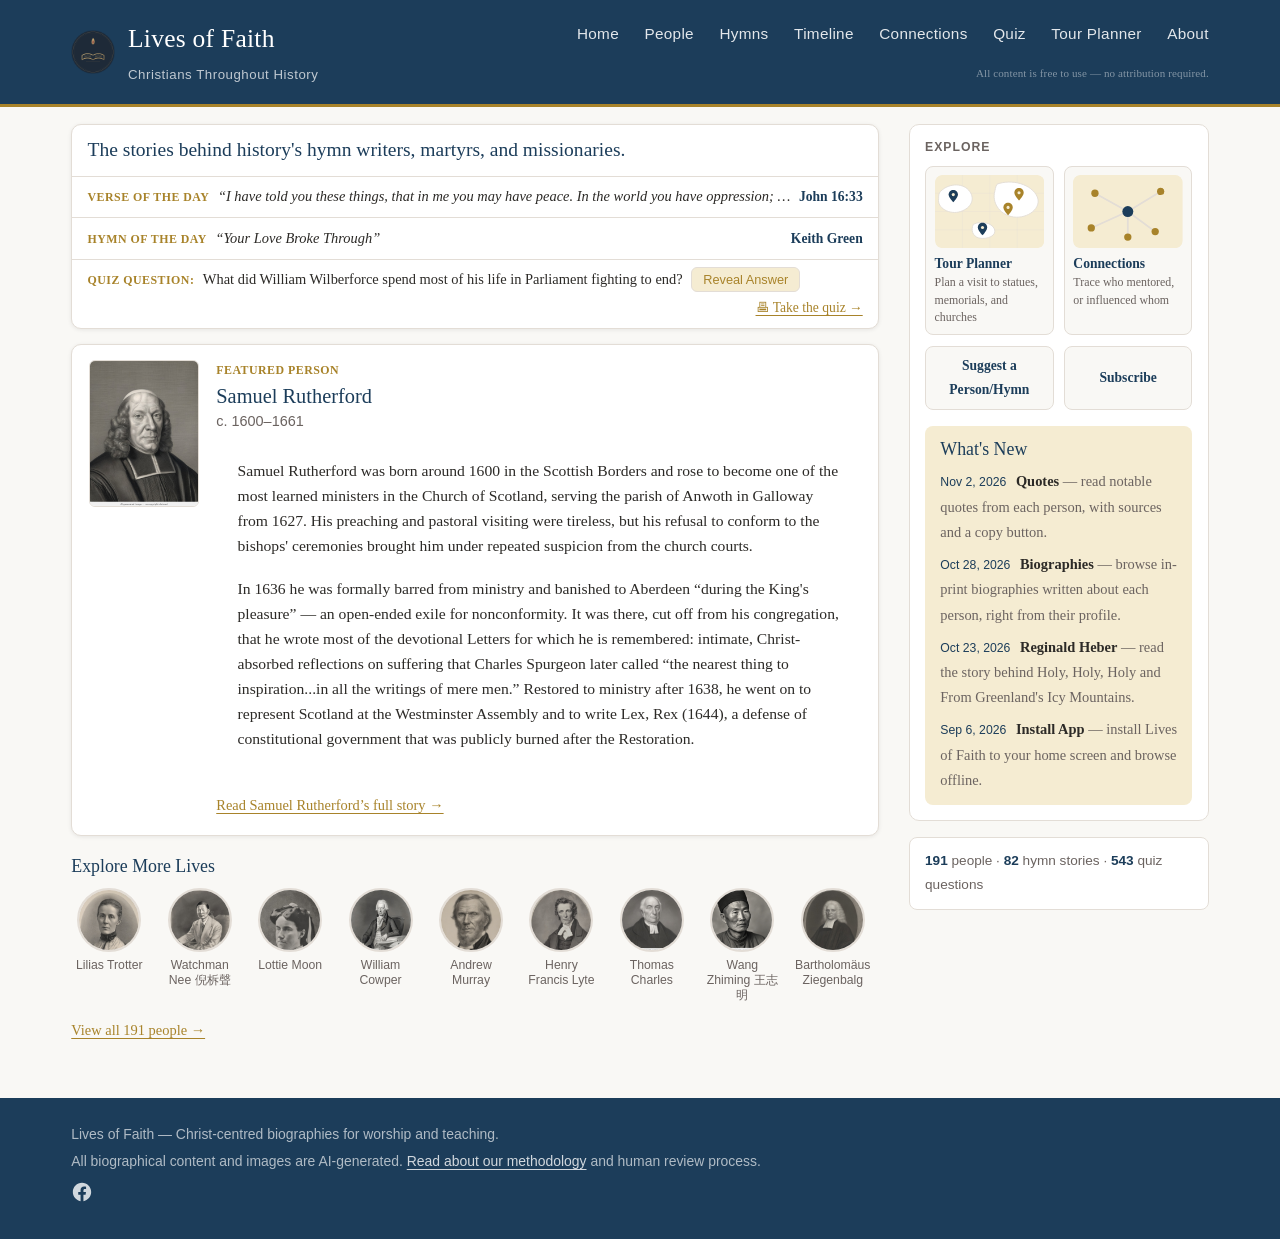
<file: index.html>
<!DOCTYPE html>
<html lang="en">
<head>
  <meta charset="UTF-8">
  <meta name="viewport" content="width=device-width, initial-scale=1.0">
  <meta name="description" content="Daily Christian history, biographies, hymns, Scripture, and quizzes — a new On This Day story, Verse of the Day, Hymn of the Day, Featured Person, and Quiz Question every day. For worship leaders, Bible teachers, and families.">
  <meta name="robots" content="index, follow">
  <meta name="author" content="Lives of Faith">
  <meta name="keywords" content="Christian biography, church history, hymn writers, missionaries, martyrs, reformation, Amazing Grace, William Wilberforce, John Newton, Dietrich Bonhoeffer, Hudson Taylor, David Livingstone, Amy Carmichael, Fanny Crosby, Wang Ming Dao, Samuel Ajayi Crowther, Sadhu Sundar Singh, John Sung, faith, grace, worship, global church history">
  <title>Lives of Faith — Daily Christian History, Biographies &amp; Hymns</title>
  <link rel="canonical" href="https://livesoffaith.org/">

  <!-- Open Graph -->
  <meta property="og:type" content="website">
  <meta property="og:url" content="https://livesoffaith.org/">
  <meta property="og:title" content="Lives of Faith — Daily Christian History, Biographies &amp; Hymns">
  <meta property="og:description" content="Daily Christian history, biographies, hymns, Scripture, and quizzes — a new On This Day story, Verse of the Day, Hymn of the Day, Featured Person, and Quiz Question every day.">
  <meta property="og:site_name" content="Lives of Faith">
  <meta property="og:image" content="https://livesoffaith.org/images/logos/livesoffaith_logo_1024.png">
  <meta property="og:image:width" content="1024">
  <meta property="og:image:height" content="1024">

  <!-- Twitter Card -->
  <meta name="twitter:card" content="summary_large_image">
  <meta name="twitter:title" content="Lives of Faith — Daily Christian History, Biographies &amp; Hymns">
  <meta name="twitter:description" content="Daily Christian history, biographies, hymns, Scripture, and quizzes — for worship, teaching, and family devotion.">
  <meta name="twitter:image" content="https://livesoffaith.org/images/logos/livesoffaith_logo_1024.png">

  <link rel="icon" type="image/svg+xml" href="favicon.svg">
  <link rel="stylesheet" href="css/style.css">
  <!-- PWA -->
  <link rel="manifest" href="manifest.webmanifest">
  <meta name="theme-color" content="#1c3d5a">
  <link rel="apple-touch-icon" href="apple-touch-icon.png">
  <meta name="apple-mobile-web-app-capable" content="yes">
  <meta name="mobile-web-app-capable" content="yes">
  <meta name="apple-mobile-web-app-status-bar-style" content="default">
  <meta name="apple-mobile-web-app-title" content="Lives of Faith">
  <script src="js/pwa.js" defer></script>
  <style>
    .site-nav { flex-direction: column; align-items: flex-end; gap: 0.2rem; }
    .free-use-notice { text-align: right; }
    .free-use-notice summary {
      display: inline;
      cursor: pointer;
      font-size: 0.65rem;
      color: rgba(255,255,255,0.45);
      list-style: none;
      letter-spacing: 0.01em;
    }
    .free-use-notice summary::-webkit-details-marker { display: none; }
    .free-use-notice summary::marker { display: none; }
    .free-use-notice p {
      font-size: 0.65rem;
      color: rgba(255,255,255,0.45);
      margin: 0.2rem 0 0;
      max-width: 260px;
      text-align: right;
      line-height: 1.4;
    }

    /* On mobile the header is a single compact row (brand left, CTA +
       hamburger right) — the free-use notice sits below that row, confined
       to the same narrow right-hand column so it wraps instead of forcing
       the nav (and therefore the brand) to squeeze. */
    @media (max-width: 640px) {
      .site-nav { gap: 0.35rem; }
      .free-use-notice summary {
        display: block;
        max-width: 130px;
        white-space: normal;
        line-height: 1.3;
      }
    }
  </style>

  <script type="application/ld+json">
  {
    "@context": "https://schema.org",
    "@type": "WebSite",
    "name": "Lives of Faith",
    "url": "https://livesoffaith.org/",
    "description": "Daily Christian history, biographies, hymns, Scripture, and quizzes — for worship leaders, Bible teachers, and families.",
    "inLanguage": "en",
    "potentialAction": {
      "@type": "SearchAction",
      "target": {
        "@type": "EntryPoint",
        "urlTemplate": "https://livesoffaith.org/people.html?q={search_term_string}"
      },
      "query-input": "required name=search_term_string"
    }
  }
  </script>
  <!-- Google Analytics — gated behind cookie consent, see js/consent.js -->
  <script src="js/consent.js"></script>
</head>
<body>

  <header class="site-header">
    <div class="container">
      <div class="site-header__inner">
        <a href="/" class="site-title" aria-label="Lives of Faith — Home">
          <img src="images/logos/livesoffaith_logo_128.png" alt="" class="site-logo" width="44" height="44">
          <span class="site-title__text">
            <span class="site-title__main">Lives of Faith</span>
            <span class="site-title__sub">Christians Throughout History</span>
          </span>
        </a>
        <nav class="site-nav" aria-label="Site navigation">
          <div class="site-nav-links">
            <a href="index.html" aria-current="page">Home</a>
            <a href="people.html">People</a>
            <a href="hymns.html">Hymns</a>
            <a href="timeline.html">Timeline</a>
            <a href="connections.html">Connections</a>
            <a href="quiz.html">Quiz</a>
            <a href="map.html" class="site-nav-cta">Tour Planner</a>
            <a href="about.html">About</a>
          </div>
          <div class="site-nav-mobile">
            <a href="map.html" class="site-nav-cta">Tour Planner</a>
            <input type="checkbox" id="nav-menu-toggle" class="site-nav-toggle-input sr-only">
            <label for="nav-menu-toggle" class="site-nav-hamburger" aria-label="Open menu">
              <span></span><span></span><span></span>
            </label>
            <div class="site-nav-dropdown">
              <a href="index.html" aria-current="page">Home</a>
              <a href="people.html">People</a>
              <a href="hymns.html">Hymns</a>
              <a href="timeline.html">Timeline</a>
              <a href="connections.html">Connections</a>
              <a href="quiz.html">Quiz</a>
              <a href="map.html">Tour Planner</a>
              <a href="about.html">About</a>
            </div>
          </div>
          <details class="free-use-notice">
            <summary>All content is free to use — no attribution required.</summary>
            <p>All biographical text is AI-generated and released for free use (CC0). Portrait images are AI-generated with no copyright claimed. No permission or attribution required for any use.</p>
          </details>
        </nav>
      </div>
    </div>
  </header>

  <main>
    <div class="container">

      <div id="home-digest">

        <div class="home-main">

          <div class="today-panel">
            <section class="intro" aria-label="Site description">
              <h1>The stories behind history's hymn writers, martyrs, and missionaries.</h1>
            </section>

            <div id="verse-of-day"></div>

            <div id="hymn-of-day"></div>

            <div id="quiz-question"></div>
          </div>

          <section id="featured-person" class="featured-person-section" aria-label="Featured person of the day"></section>

          <section id="explore-more-lives" class="explore-more-lives" aria-label="Explore more lives"></section>

        </div>

        <aside class="home-sidebar">

          <section class="sidebar-panel">

            <h2 class="sidebar-panel__title">Explore</h2>

            <div class="explore-features" aria-label="Explore the collection">
              <a href="map.html" class="explore-features__card">
                <svg class="explore-features__thumb" viewBox="0 0 120 80" role="img" aria-hidden="true">
                  <rect width="120" height="80" rx="8" fill="var(--gold-light)"/>
                  <path d="M0 20 H120 M0 40 H120 M0 60 H120" stroke="var(--border)" stroke-width="0.6" opacity="0.5"/>
                  <path d="M30 0 V80 M60 0 V80 M90 0 V80" stroke="var(--border)" stroke-width="0.6" opacity="0.5"/>
                  <path d="M6,18 C16,8 32,9 38,18 C44,26 40,36 28,40 C16,44 2,36 4,26 C4,23 4,20 6,18 Z" fill="var(--surface)" stroke="var(--border)" stroke-width="1"/>
                  <path d="M68,10 C84,4 106,10 112,24 C117,36 102,48 86,46 C72,44 63,32 65,20 C66,16 66,13 68,10 Z" fill="var(--surface)" stroke="var(--border)" stroke-width="1"/>
                  <path d="M42,54 C50,50 62,52 65,59 C68,66 58,71 48,69 C41,67 39,60 42,54 Z" fill="var(--surface)" stroke="var(--border)" stroke-width="1"/>
                  <g transform="translate(20,24) scale(0.85)"><path d="M0,-9 C3.3,-9 6,-6.3 6,-3 C6,1 0,7 0,7 C0,7 -6,1 -6,-3 C-6,-6.3 -3.3,-9 0,-9 Z" fill="var(--accent)"/><circle cx="0" cy="-3" r="2" fill="var(--gold-light)"/></g>
                  <g transform="translate(92,22) scale(0.85)"><path d="M0,-9 C3.3,-9 6,-6.3 6,-3 C6,1 0,7 0,7 C0,7 -6,1 -6,-3 C-6,-6.3 -3.3,-9 0,-9 Z" fill="var(--gold)"/><circle cx="0" cy="-3" r="2" fill="var(--gold-light)"/></g>
                  <g transform="translate(52,60) scale(0.85)"><path d="M0,-9 C3.3,-9 6,-6.3 6,-3 C6,1 0,7 0,7 C0,7 -6,1 -6,-3 C-6,-6.3 -3.3,-9 0,-9 Z" fill="var(--accent)"/><circle cx="0" cy="-3" r="2" fill="var(--gold-light)"/></g>
                  <g transform="translate(80,38) scale(0.85)"><path d="M0,-9 C3.3,-9 6,-6.3 6,-3 C6,1 0,7 0,7 C0,7 -6,1 -6,-3 C-6,-6.3 -3.3,-9 0,-9 Z" fill="var(--gold)"/><circle cx="0" cy="-3" r="2" fill="var(--gold-light)"/></g>
                </svg>
                <span class="explore-features__label">Tour Planner<br><span class="explore-features__sub">Plan a visit to statues, memorials, and churches</span></span>
              </a>
              <a href="connections.html" class="explore-features__card">
                <svg class="explore-features__thumb" viewBox="0 0 120 80" role="img" aria-hidden="true">
                  <rect width="120" height="80" rx="8" fill="var(--gold-light)"/>
                  <line x1="60" y1="40" x2="24" y2="20" stroke="var(--border)" stroke-width="2"/>
                  <line x1="60" y1="40" x2="96" y2="18" stroke="var(--border)" stroke-width="2"/>
                  <line x1="60" y1="40" x2="20" y2="58" stroke="var(--border)" stroke-width="2"/>
                  <line x1="60" y1="40" x2="90" y2="62" stroke="var(--border)" stroke-width="2"/>
                  <line x1="60" y1="40" x2="60" y2="68" stroke="var(--border)" stroke-width="2"/>
                  <circle cx="60" cy="40" r="6" fill="var(--accent)"/>
                  <circle cx="24" cy="20" r="4" fill="var(--gold)"/>
                  <circle cx="96" cy="18" r="4" fill="var(--gold)"/>
                  <circle cx="20" cy="58" r="4" fill="var(--gold)"/>
                  <circle cx="90" cy="62" r="4" fill="var(--gold)"/>
                  <circle cx="60" cy="68" r="4" fill="var(--gold)"/>
                </svg>
                <span class="explore-features__label">Connections<br><span class="explore-features__sub">Trace who mentored, or influenced whom</span></span>
              </a>
            </div>

            <div class="home-cta-row">
              <a href="https://forms.gle/jZfKXekMjxDbKBxh8" target="_blank" rel="noopener" class="home-cta-row__btn">Suggest a Person/Hymn</a>
              <a href="https://forms.gle/jZfKXekMjxDbKBxh8" target="_blank" rel="noopener" class="home-cta-row__btn">Subscribe</a>
            </div>

            <div class="whats-new">
              <h3 class="whats-new__title">What's New</h3>
              <ul class="whats-new__list"></ul>
            </div>

          </section>

          <p id="collection-summary" class="collection-summary" aria-label="Collection summary"></p>

        </aside>

      </div>

      <noscript>
        <p class="error-message">This page needs JavaScript for the daily content. Please enable JavaScript, or visit the <a href="people.html">full people directory</a> and <a href="hymns.html">hymn stories</a> directly.</p>
      </noscript>

    </div>
  </main>

  <footer class="site-footer">
    <div class="container">
      <p>Lives of Faith — Christ-centred biographies for worship and teaching.</p>
      <p>All biographical content and images are AI-generated. <a href="about.html">Read about our methodology</a> and human review process.</p>
      <p class="footer-social"><a href="https://www.facebook.com/profile.php?id=61591251525310" aria-label="Follow us on Facebook"><svg viewBox="0 0 24 24" xmlns="http://www.w3.org/2000/svg"><path d="M22 12.06C22 6.51 17.52 2 12 2S2 6.51 2 12.06c0 5 3.66 9.15 8.44 9.94v-7.03H7.9v-2.91h2.54V9.85c0-2.5 1.49-3.89 3.77-3.89 1.09 0 2.24.2 2.24.2v2.46h-1.26c-1.24 0-1.63.77-1.63 1.56v1.88h2.78l-.44 2.91h-2.34V22c4.78-.79 8.44-4.94 8.44-9.94z"/></svg></a></p>
    </div>
  </footer>

  <script src="js/app.js"></script>
</body>
</html>
</file>
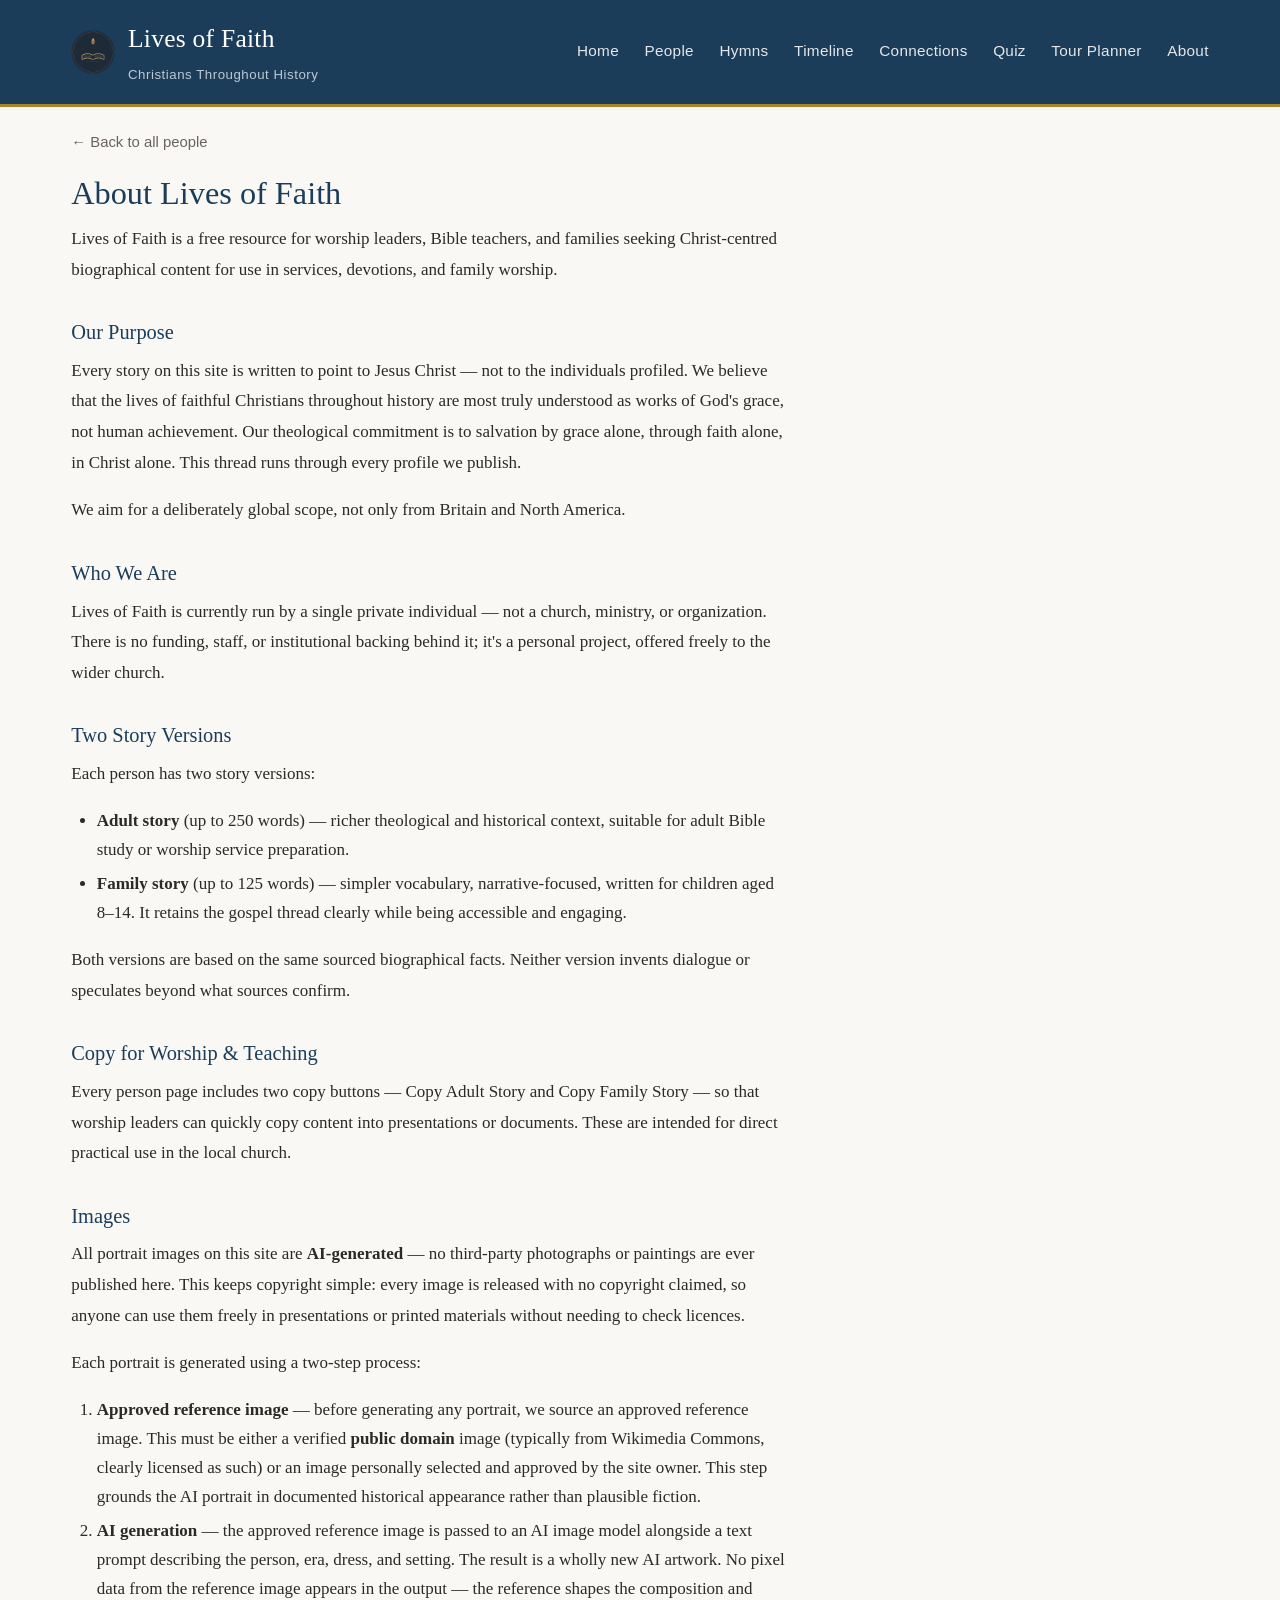
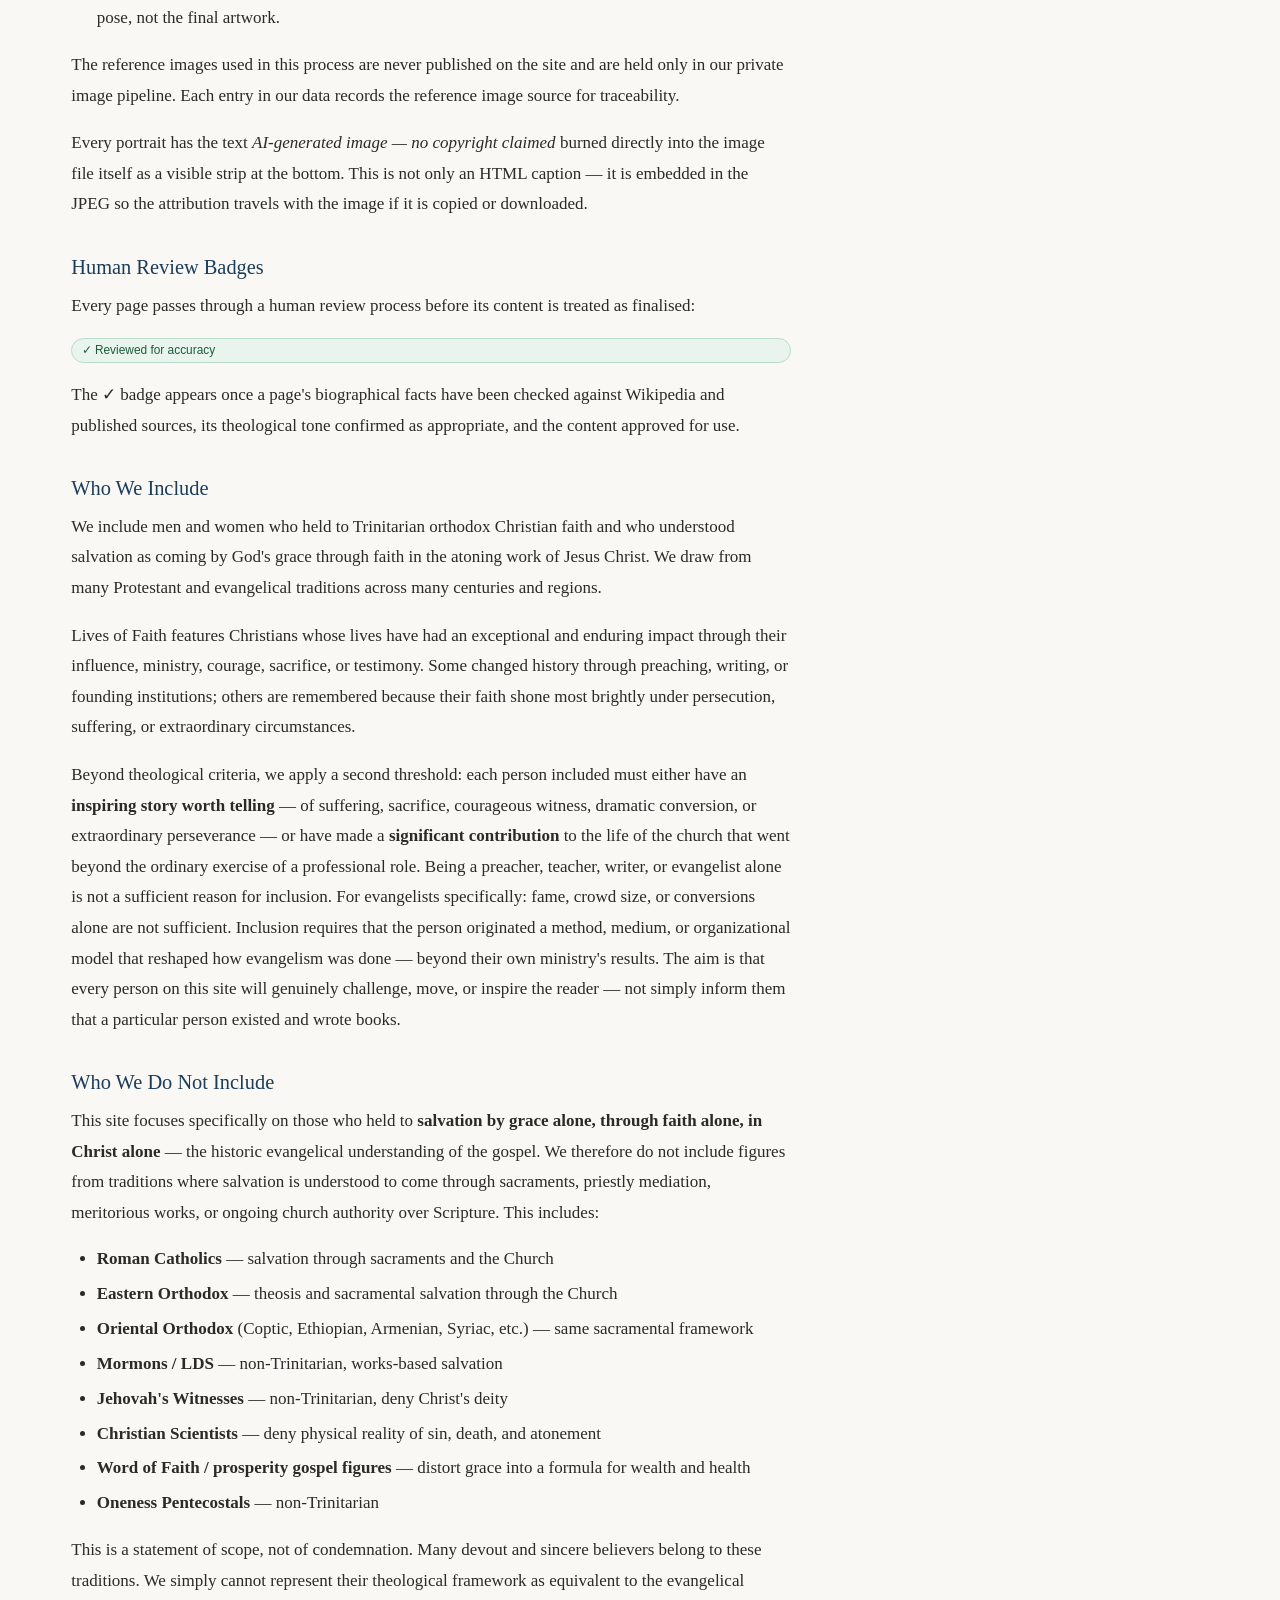
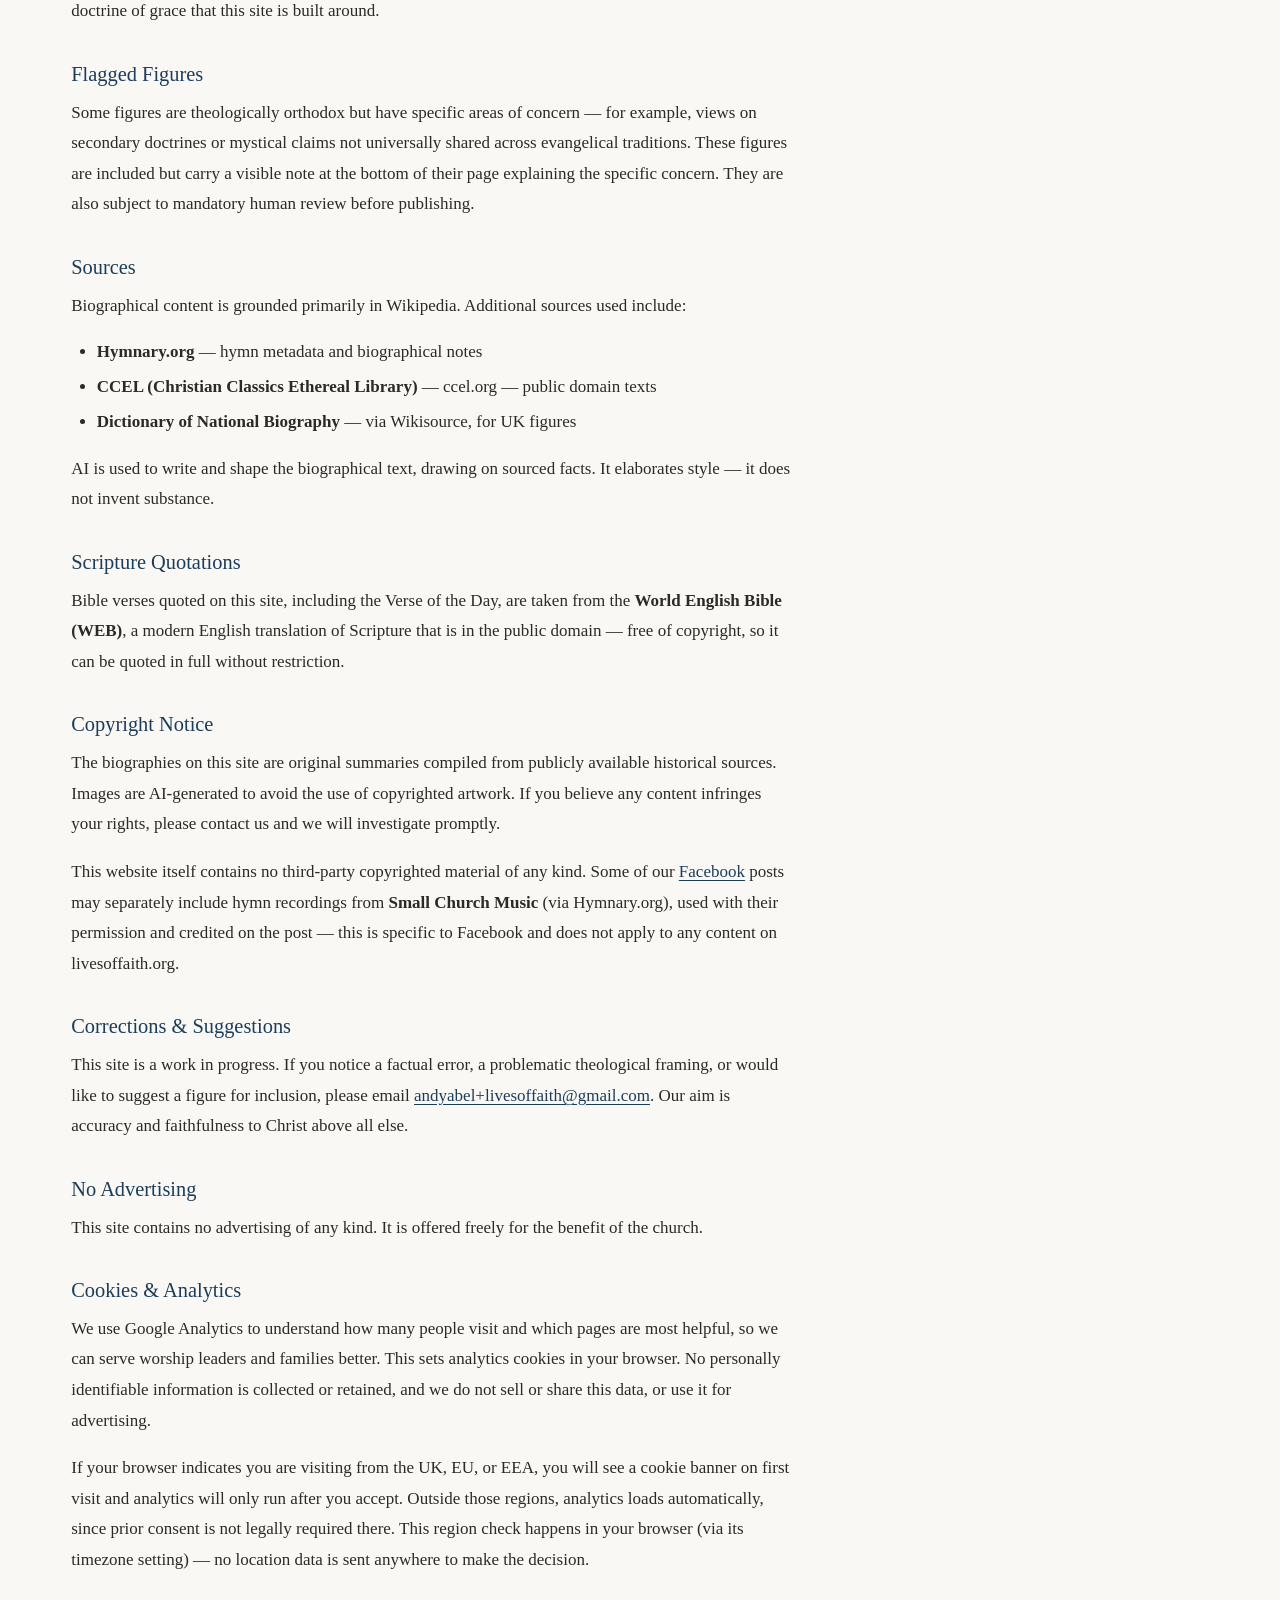
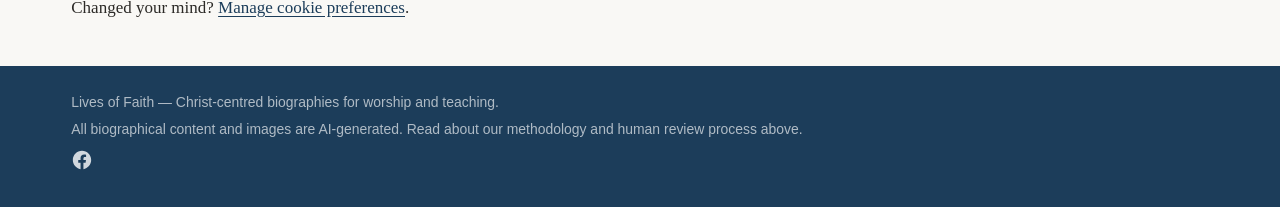
<file: about.html>
<!DOCTYPE html>
<html lang="en">
<head>
  <meta charset="UTF-8">
  <meta name="viewport" content="width=device-width, initial-scale=1.0">
  <meta name="description" content="About Lives of Faith — our purpose, methodology, image process, human review system, sources, and theological scope. A free resource for worship leaders, Bible teachers, and families.">
  <meta name="robots" content="index, follow">
  <meta name="author" content="Lives of Faith">
  <title>About — Lives of Faith</title>
  <link rel="canonical" href="https://livesoffaith.org/about.html">

  <!-- Open Graph -->
  <meta property="og:type" content="website">
  <meta property="og:url" content="https://livesoffaith.org/about.html">
  <meta property="og:title" content="About — Lives of Faith">
  <meta property="og:description" content="About Lives of Faith — our purpose, methodology, image process, human review system, sources, and theological scope.">
  <meta property="og:site_name" content="Lives of Faith">
  <meta property="og:image" content="https://livesoffaith.org/images/logos/livesoffaith_logo_1024.png">
  <meta property="og:image:width" content="1024">
  <meta property="og:image:height" content="1024">

  <!-- Twitter Card -->
  <meta name="twitter:card" content="summary_large_image">
  <meta name="twitter:title" content="About — Lives of Faith">
  <meta name="twitter:description" content="About Lives of Faith — methodology, sources, and theological scope. A free resource for worship leaders, Bible teachers, and families.">
  <meta name="twitter:image" content="https://livesoffaith.org/images/logos/livesoffaith_logo_1024.png">

  <link rel="icon" type="image/svg+xml" href="favicon.svg">
  <link rel="stylesheet" href="css/style.css">
  <!-- PWA -->
  <link rel="manifest" href="manifest.webmanifest">
  <meta name="theme-color" content="#1c3d5a">
  <link rel="apple-touch-icon" href="apple-touch-icon.png">
  <meta name="apple-mobile-web-app-capable" content="yes">
  <meta name="mobile-web-app-capable" content="yes">
  <meta name="apple-mobile-web-app-status-bar-style" content="default">
  <meta name="apple-mobile-web-app-title" content="Lives of Faith">
  <script src="js/pwa.js" defer></script>

  <script type="application/ld+json">
  {
    "@context": "https://schema.org",
    "@type": "AboutPage",
    "url": "https://livesoffaith.org/about.html",
    "name": "About Lives of Faith",
    "description": "Our purpose, methodology, image process, human review system, sources, and theological scope.",
    "isPartOf": {
      "@type": "WebSite",
      "name": "Lives of Faith",
      "url": "https://livesoffaith.org/"
    },
    "inLanguage": "en"
  }
  </script>

  <!-- Google Analytics — gated behind cookie consent, see js/consent.js -->
  <script src="js/consent.js"></script>
</head>
<body>

  <header class="site-header">
    <div class="container">
      <div class="site-header__inner">
        <a href="/" class="site-title" aria-label="Lives of Faith — Home">
          <img src="images/logos/livesoffaith_logo_128.png" alt="" class="site-logo" width="44" height="44">
          <span class="site-title__text">
            <span class="site-title__main">Lives of Faith</span>
            <span class="site-title__sub">Christians Throughout History</span>
          </span>
        </a>
        <nav class="site-nav" aria-label="Site navigation">
          <div class="site-nav-links">
            <a href="index.html">Home</a>
            <a href="people.html">People</a>
            <a href="hymns.html">Hymns</a>
            <a href="timeline.html">Timeline</a>
            <a href="connections.html">Connections</a>
            <a href="quiz.html">Quiz</a>
            <a href="map.html" class="site-nav-cta">Tour Planner</a>
            <a href="about.html" aria-current="page">About</a>
          </div>
          <div class="site-nav-mobile">
            <a href="map.html" class="site-nav-cta">Tour Planner</a>
            <input type="checkbox" id="nav-menu-toggle" class="site-nav-toggle-input sr-only">
            <label for="nav-menu-toggle" class="site-nav-hamburger" aria-label="Open menu">
              <span></span><span></span><span></span>
            </label>
            <div class="site-nav-dropdown">
              <a href="index.html">Home</a>
              <a href="people.html">People</a>
              <a href="hymns.html">Hymns</a>
              <a href="timeline.html">Timeline</a>
              <a href="connections.html">Connections</a>
              <a href="quiz.html">Quiz</a>
              <a href="map.html">Tour Planner</a>
              <a href="about.html" aria-current="page">About</a>
            </div>
          </div>
        </nav>
      </div>
    </div>
  </header>

  <main>
    <div class="container">
      <a href="people.html" class="back-link">&#8592; Back to all people</a>

      <article class="about-page">

        <h1>About Lives of Faith</h1>
        <p>Lives of Faith is a free resource for worship leaders, Bible teachers, and families seeking Christ-centred biographical content for use in services, devotions, and family worship.</p>

        <h2>Our Purpose</h2>
        <p>Every story on this site is written to point to Jesus Christ — not to the individuals profiled. We believe that the lives of faithful Christians throughout history are most truly understood as works of God's grace, not human achievement. Our theological commitment is to salvation by grace alone, through faith alone, in Christ alone. This thread runs through every profile we publish.</p>
        <p>We aim for a deliberately global scope, not only from Britain and North America.</p>

        <h2>Who We Are</h2>
        <p>Lives of Faith is currently run by a single private individual — not a church, ministry, or organization. There is no funding, staff, or institutional backing behind it; it's a personal project, offered freely to the wider church.</p>

        <h2>Two Story Versions</h2>
        <p>Each person has two story versions:</p>
        <ul>
          <li><strong>Adult story</strong> (up to 250 words) — richer theological and historical context, suitable for adult Bible study or worship service preparation.</li>
          <li><strong>Family story</strong> (up to 125 words) — simpler vocabulary, narrative-focused, written for children aged 8–14. It retains the gospel thread clearly while being accessible and engaging.</li>
        </ul>
        <p>Both versions are based on the same sourced biographical facts. Neither version invents dialogue or speculates beyond what sources confirm.</p>

        <h2>Copy for Worship &amp; Teaching</h2>
        <p>Every person page includes two copy buttons — Copy Adult Story and Copy Family Story — so that worship leaders can quickly copy content into presentations or documents. These are intended for direct practical use in the local church.</p>

        <h2>Images</h2>
        <p>All portrait images on this site are <strong>AI-generated</strong> — no third-party photographs or paintings are ever published here. This keeps copyright simple: every image is released with no copyright claimed, so anyone can use them freely in presentations or printed materials without needing to check licences.</p>
        <p>Each portrait is generated using a two-step process:</p>
        <ol>
          <li><strong>Approved reference image</strong> — before generating any portrait, we source an approved reference image. This must be either a verified <strong>public domain</strong> image (typically from Wikimedia Commons, clearly licensed as such) or an image personally selected and approved by the site owner. This step grounds the AI portrait in documented historical appearance rather than plausible fiction.</li>
          <li><strong>AI generation</strong> — the approved reference image is passed to an AI image model alongside a text prompt describing the person, era, dress, and setting. The result is a wholly new AI artwork. No pixel data from the reference image appears in the output — the reference shapes the composition and pose, not the final artwork.</li>
        </ol>
        <p>The reference images used in this process are never published on the site and are held only in our private image pipeline. Each entry in our data records the reference image source for traceability.</p>
        <p>Every portrait has the text <em>AI-generated image — no copyright claimed</em> burned directly into the image file itself as a visible strip at the bottom. This is not only an HTML caption — it is embedded in the JPEG so the attribution travels with the image if it is copied or downloaded.</p>

        <h2>Human Review Badges</h2>
        <p>Every page passes through a human review process before its content is treated as finalised:</p>
        <div class="badge-demo">
          <span class="badge badge-reviewed">&#10003; Reviewed for accuracy</span>
        </div>
        <p>The &#10003; badge appears once a page's biographical facts have been checked against Wikipedia and published sources, its theological tone confirmed as appropriate, and the content approved for use.</p>

        <h2>Who We Include</h2>
        <p>We include men and women who held to Trinitarian orthodox Christian faith and who understood salvation as coming by God's grace through faith in the atoning work of Jesus Christ. We draw from many Protestant and evangelical traditions across many centuries and regions.</p>
        <p>Lives of Faith features Christians whose lives have had an exceptional and enduring impact through their influence, ministry, courage, sacrifice, or testimony. Some changed history through preaching, writing, or founding institutions; others are remembered because their faith shone most brightly under persecution, suffering, or extraordinary circumstances.</p>
        <p>Beyond theological criteria, we apply a second threshold: each person included must either have an <strong>inspiring story worth telling</strong> — of suffering, sacrifice, courageous witness, dramatic conversion, or extraordinary perseverance — or have made a <strong>significant contribution</strong> to the life of the church that went beyond the ordinary exercise of a professional role. Being a preacher, teacher, writer, or evangelist alone is not a sufficient reason for inclusion. For evangelists specifically: fame, crowd size, or conversions alone are not sufficient. Inclusion requires that the person originated a method, medium, or organizational model that reshaped how evangelism was done — beyond their own ministry's results. The aim is that every person on this site will genuinely challenge, move, or inspire the reader — not simply inform them that a particular person existed and wrote books.</p>

        <h2>Who We Do Not Include</h2>
        <p>This site focuses specifically on those who held to <strong>salvation by grace alone, through faith alone, in Christ alone</strong> — the historic evangelical understanding of the gospel. We therefore do not include figures from traditions where salvation is understood to come through sacraments, priestly mediation, meritorious works, or ongoing church authority over Scripture. This includes:</p>
        <ul>
          <li><strong>Roman Catholics</strong> — salvation through sacraments and the Church</li>
          <li><strong>Eastern Orthodox</strong> — theosis and sacramental salvation through the Church</li>
          <li><strong>Oriental Orthodox</strong> (Coptic, Ethiopian, Armenian, Syriac, etc.) — same sacramental framework</li>
          <li><strong>Mormons / LDS</strong> — non-Trinitarian, works-based salvation</li>
          <li><strong>Jehovah's Witnesses</strong> — non-Trinitarian, deny Christ's deity</li>
          <li><strong>Christian Scientists</strong> — deny physical reality of sin, death, and atonement</li>
          <li><strong>Word of Faith / prosperity gospel figures</strong> — distort grace into a formula for wealth and health</li>
          <li><strong>Oneness Pentecostals</strong> — non-Trinitarian</li>
        </ul>
        <p>This is a statement of scope, not of condemnation. Many devout and sincere believers belong to these traditions. We simply cannot represent their theological framework as equivalent to the evangelical doctrine of grace that this site is built around.</p>

        <h2>Flagged Figures</h2>
        <p>Some figures are theologically orthodox but have specific areas of concern — for example, views on secondary doctrines or mystical claims not universally shared across evangelical traditions. These figures are included but carry a visible note at the bottom of their page explaining the specific concern. They are also subject to mandatory human review before publishing.</p>

        <h2>Sources</h2>
        <p>Biographical content is grounded primarily in Wikipedia. Additional sources used include:</p>
        <ul>
          <li><strong>Hymnary.org</strong> — hymn metadata and biographical notes</li>
          <li><strong>CCEL (Christian Classics Ethereal Library)</strong> — ccel.org — public domain texts</li>
          <li><strong>Dictionary of National Biography</strong> — via Wikisource, for UK figures</li>
        </ul>
        <p>AI is used to write and shape the biographical text, drawing on sourced facts. It elaborates style — it does not invent substance.</p>

        <h2>Scripture Quotations</h2>
        <p>Bible verses quoted on this site, including the Verse of the Day, are taken from the <strong>World English Bible (WEB)</strong>, a modern English translation of Scripture that is in the public domain — free of copyright, so it can be quoted in full without restriction.</p>

        <h2>Copyright Notice</h2>
        <p>The biographies on this site are original summaries compiled from publicly available historical sources. Images are AI-generated to avoid the use of copyrighted artwork. If you believe any content infringes your rights, please contact us and we will investigate promptly.</p>
        <p>This website itself contains no third-party copyrighted material of any kind. Some of our <a href="https://www.facebook.com/profile.php?id=61591251525310">Facebook</a> posts may separately include hymn recordings from <strong>Small Church Music</strong> (via Hymnary.org), used with their permission and credited on the post — this is specific to Facebook and does not apply to any content on livesoffaith.org.</p>

        <h2>Corrections &amp; Suggestions</h2>
        <p>This site is a work in progress. If you notice a factual error, a problematic theological framing, or would like to suggest a figure for inclusion, please email <a href="mailto:andyabel+livesoffaith@gmail.com">andyabel+livesoffaith@gmail.com</a>. Our aim is accuracy and faithfulness to Christ above all else.</p>

        <h2>No Advertising</h2>
        <p>This site contains no advertising of any kind. It is offered freely for the benefit of the church.</p>

        <h2 id="cookies">Cookies &amp; Analytics</h2>
        <p>We use Google Analytics to understand how many people visit and which pages are most helpful, so we can serve worship leaders and families better. This sets analytics cookies in your browser. No personally identifiable information is collected or retained, and we do not sell or share this data, or use it for advertising.</p>
        <p>If your browser indicates you are visiting from the UK, EU, or EEA, you will see a cookie banner on first visit and analytics will only run after you accept. Outside those regions, analytics loads automatically, since prior consent is not legally required there. This region check happens in your browser (via its timezone setting) — no location data is sent anywhere to make the decision.</p>
        <p>Changed your mind? <button type="button" id="cookie-preferences-link" class="link-button">Manage cookie preferences</button>.</p>

      </article>
    </div>
  </main>

  <footer class="site-footer">
    <div class="container">
      <p>Lives of Faith — Christ-centred biographies for worship and teaching.</p>
      <p>All biographical content and images are AI-generated. Read about our methodology and human review process above.</p>
      <p class="footer-social"><a href="https://www.facebook.com/profile.php?id=61591251525310" aria-label="Follow us on Facebook"><svg viewBox="0 0 24 24" xmlns="http://www.w3.org/2000/svg"><path d="M22 12.06C22 6.51 17.52 2 12 2S2 6.51 2 12.06c0 5 3.66 9.15 8.44 9.94v-7.03H7.9v-2.91h2.54V9.85c0-2.5 1.49-3.89 3.77-3.89 1.09 0 2.24.2 2.24.2v2.46h-1.26c-1.24 0-1.63.77-1.63 1.56v1.88h2.78l-.44 2.91h-2.34V22c4.78-.79 8.44-4.94 8.44-9.94z"/></svg></a></p>
    </div>
  </footer>

  <script>
    var cookiePrefsLink = document.getElementById('cookie-preferences-link');
    if (cookiePrefsLink) {
      cookiePrefsLink.addEventListener('click', function () {
        if (window.__lafOpenConsentPreferences) window.__lafOpenConsentPreferences();
      });
    }
  </script>
</body>
</html>
</file>
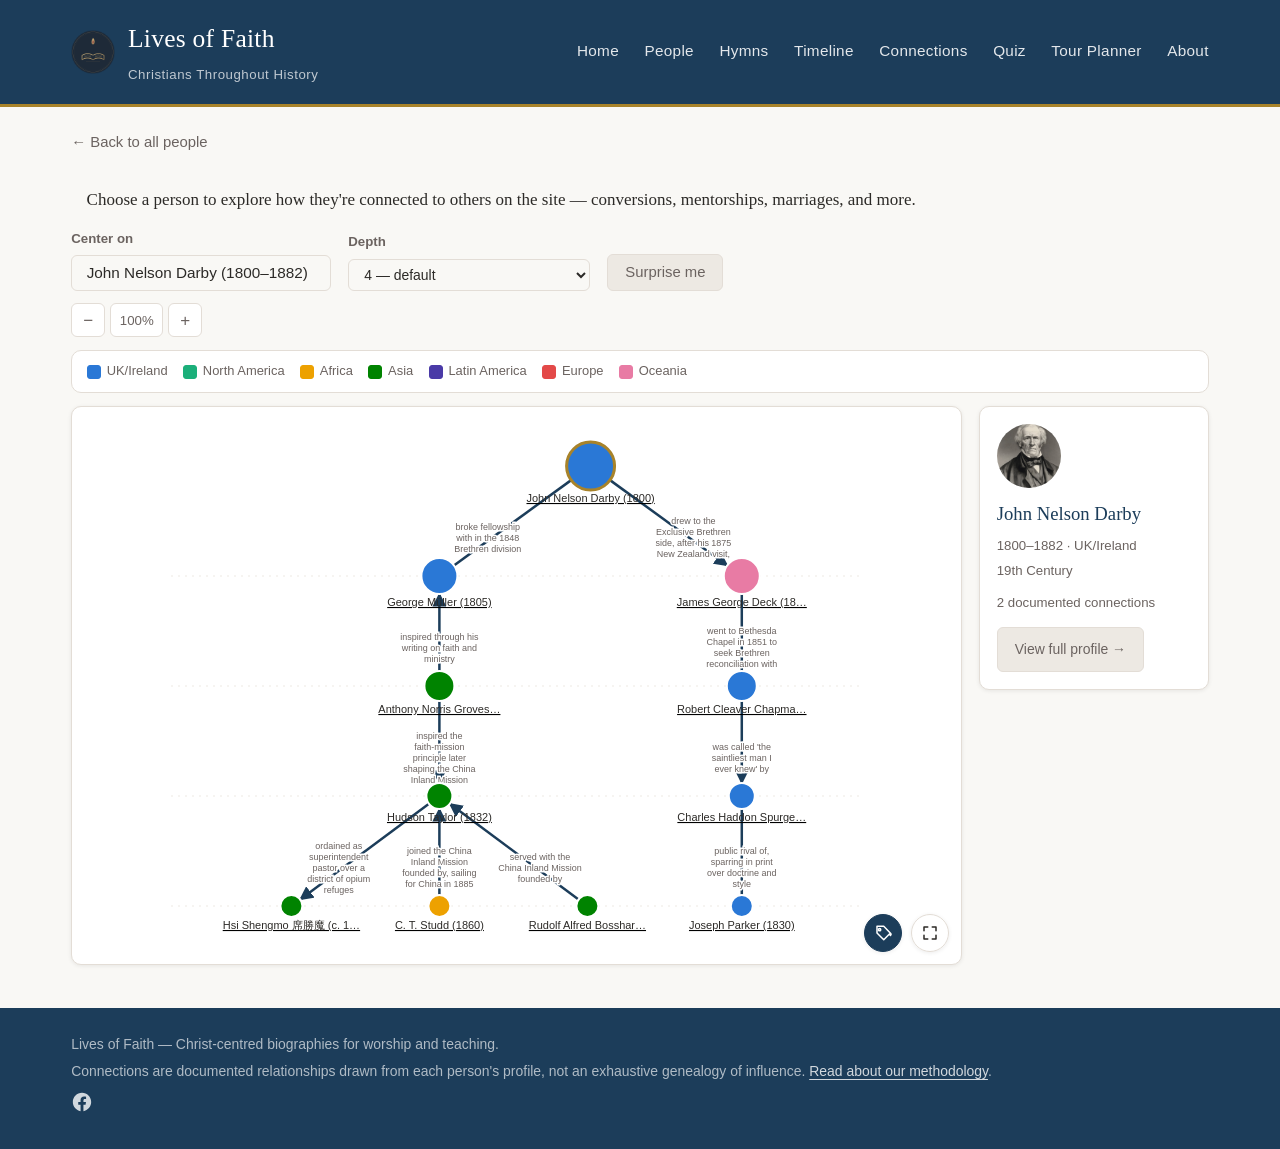
<file: connections.html>
<!DOCTYPE html>
<html lang="en">
<head>
  <meta charset="UTF-8">
  <meta name="viewport" content="width=device-width, initial-scale=1.0">
  <meta name="description" content="Explore the documented web of relationships between Christians profiled on Lives of Faith — who converted, mentored, married, or was martyred alongside whom — plotted alongside their birth years.">
  <meta name="robots" content="index, follow">
  <meta name="author" content="Lives of Faith">
  <title>Connections — Lives of Faith</title>
  <link rel="canonical" href="https://livesoffaith.org/connections.html">

  <!-- Open Graph -->
  <meta property="og:type" content="website">
  <meta property="og:url" content="https://livesoffaith.org/connections.html">
  <meta property="og:title" content="Connections — Lives of Faith">
  <meta property="og:description" content="Explore the documented web of relationships between Christians profiled on Lives of Faith — who converted, mentored, married, or was martyred alongside whom.">
  <meta property="og:site_name" content="Lives of Faith">
  <meta property="og:image" content="https://livesoffaith.org/images/logos/livesoffaith_logo_1024.png">
  <meta property="og:image:width" content="1024">
  <meta property="og:image:height" content="1024">

  <!-- Twitter Card -->
  <meta name="twitter:card" content="summary_large_image">
  <meta name="twitter:title" content="Connections — Lives of Faith">
  <meta name="twitter:description" content="Explore the documented web of relationships between Christians profiled on Lives of Faith.">
  <meta name="twitter:image" content="https://livesoffaith.org/images/logos/livesoffaith_logo_1024.png">

  <link rel="icon" type="image/svg+xml" href="favicon.svg">
  <link rel="stylesheet" href="css/style.css">
  <!-- PWA -->
  <link rel="manifest" href="manifest.webmanifest">
  <meta name="theme-color" content="#1c3d5a">
  <link rel="apple-touch-icon" href="apple-touch-icon.png">
  <meta name="apple-mobile-web-app-capable" content="yes">
  <meta name="mobile-web-app-capable" content="yes">
  <meta name="apple-mobile-web-app-status-bar-style" content="default">
  <meta name="apple-mobile-web-app-title" content="Lives of Faith">
  <script src="js/pwa.js" defer></script>

  <script type="application/ld+json">
  {
    "@context": "https://schema.org",
    "@type": "CollectionPage",
    "url": "https://livesoffaith.org/connections.html",
    "name": "Connections — Lives of Faith",
    "description": "An interactive graph of documented relationships between Christians profiled on Lives of Faith.",
    "isPartOf": {
      "@type": "WebSite",
      "name": "Lives of Faith",
      "url": "https://livesoffaith.org/"
    },
    "inLanguage": "en"
  }
  </script>

  <!-- Google Analytics — gated behind cookie consent, see js/consent.js -->
  <script src="js/consent.js"></script>
</head>
<body>

  <header class="site-header">
    <div class="container">
      <div class="site-header__inner">
        <a href="/" class="site-title" aria-label="Lives of Faith — Home">
          <img src="images/logos/livesoffaith_logo_128.png" alt="" class="site-logo" width="44" height="44">
          <span class="site-title__text">
            <span class="site-title__main">Lives of Faith</span>
            <span class="site-title__sub">Christians Throughout History</span>
          </span>
        </a>
        <nav class="site-nav" aria-label="Site navigation">
          <div class="site-nav-links">
            <a href="index.html">Home</a>
            <a href="people.html">People</a>
            <a href="hymns.html">Hymns</a>
            <a href="timeline.html">Timeline</a>
            <a href="connections.html" aria-current="page">Connections</a>
            <a href="quiz.html">Quiz</a>
            <a href="map.html" class="site-nav-cta">Tour Planner</a>
            <a href="about.html">About</a>
          </div>
          <div class="site-nav-mobile">
            <a href="map.html" class="site-nav-cta">Tour Planner</a>
            <input type="checkbox" id="nav-menu-toggle" class="site-nav-toggle-input sr-only">
            <label for="nav-menu-toggle" class="site-nav-hamburger" aria-label="Open menu">
              <span></span><span></span><span></span>
            </label>
            <div class="site-nav-dropdown">
              <a href="index.html">Home</a>
              <a href="people.html">People</a>
              <a href="hymns.html">Hymns</a>
              <a href="timeline.html">Timeline</a>
              <a href="connections.html" aria-current="page">Connections</a>
              <a href="quiz.html">Quiz</a>
              <a href="map.html">Tour Planner</a>
              <a href="about.html">About</a>
            </div>
          </div>
        </nav>
      </div>
    </div>
  </header>

  <main>
    <div class="container">

      <a href="people.html" class="back-link">&#8592; Back to all people</a>

      <section class="intro" aria-label="Connections description">
        <p>Choose a person to explore how they're connected to others on the site — conversions, mentorships, marriages, and more.</p>
      </section>

      <div class="connections-toolbar">
        <div class="connections-toolbar__field">
          <label for="conn-person-input">Center on</label>
          <div class="connections-combobox">
            <input
              type="text"
              id="conn-person-input"
              class="search-input"
              placeholder="Type a name…"
              autocomplete="off"
              role="combobox"
              aria-expanded="false"
              aria-controls="conn-person-list"
              aria-label="Choose a person to center the graph on"
            >
            <ul id="conn-person-list" class="connections-combobox__list" role="listbox" hidden></ul>
          </div>
        </div>

        <div class="connections-toolbar__field">
          <label for="conn-depth-select">Depth</label>
          <select id="conn-depth-select" class="filter-select" aria-label="How many connections deep to show">
            <option value="1">1 — direct connections only</option>
            <option value="2">2 — connections of connections</option>
            <option value="3">3 — deeper web</option>
            <option value="4" selected>4 — default</option>
            <option value="5">5 — widest web</option>
          </select>
        </div>

        <button type="button" id="conn-random-btn" class="btn btn-secondary">Surprise me</button>
      </div>

      <div id="connections-stage" class="connections-stage">
        <div class="connections-graph-toolbar">
          <div class="connections-zoom-controls" role="group" aria-label="Zoom controls">
            <button type="button" id="conn-zoom-out" class="btn-icon" aria-label="Zoom out">&minus;</button>
            <button type="button" id="conn-zoom-reset" class="btn-icon connections-zoom-level" aria-label="Reset zoom">100%</button>
            <button type="button" id="conn-zoom-in" class="btn-icon" aria-label="Zoom in">+</button>
          </div>
        </div>

        <div id="connections-legend" class="timeline-legend" aria-label="Region color legend"></div>

        <div class="connections-layout">
          <div id="connections-graph-frame" class="connections-graph-frame">
            <div id="connections-graph-wrap" class="connections-graph-wrap" aria-label="Connections graph">
              <p class="timeline-empty">Choose a person above to see their connections.</p>
            </div>
            <div class="connections-graph-controls">
              <button type="button" id="conn-labels-toggle" class="connections-fullpage-btn" aria-label="Show all relationship labels" aria-pressed="true">
                <svg viewBox="0 0 24 24" width="18" height="18" fill="none" stroke="currentColor" stroke-width="2" stroke-linecap="round" stroke-linejoin="round" aria-hidden="true">
                  <path d="M20.59 13.41 13 21l-9-9V3h9l9 9.41a2 2 0 0 1 0 2.82z"></path>
                  <circle cx="7.5" cy="7.5" r="1.5"></circle>
                </svg>
              </button>
              <button type="button" id="conn-fullpage-toggle" class="connections-fullpage-btn" aria-label="Full-page view" aria-pressed="false">
                <svg viewBox="0 0 24 24" width="18" height="18" fill="none" stroke="currentColor" stroke-width="2" stroke-linecap="round" stroke-linejoin="round" aria-hidden="true">
                  <path d="M9 4H4v5"></path>
                  <path d="M15 4h5v5"></path>
                  <path d="M9 20H4v-5"></path>
                  <path d="M15 20h5v-5"></path>
                </svg>
              </button>
            </div>
          </div>

          <aside id="connections-sidebar" class="connections-sidebar" aria-label="Selected person"></aside>
        </div>
      </div>

      <p id="connections-tooltip" class="timeline-tooltip" role="tooltip" hidden></p>

    </div>
  </main>

  <footer class="site-footer">
    <div class="container">
      <p>Lives of Faith — Christ-centred biographies for worship and teaching.</p>
      <p>Connections are documented relationships drawn from each person's profile, not an exhaustive genealogy of influence. <a href="about.html">Read about our methodology</a>.</p>
      <p class="footer-social"><a href="https://www.facebook.com/profile.php?id=61591251525310" aria-label="Follow us on Facebook"><svg viewBox="0 0 24 24" xmlns="http://www.w3.org/2000/svg"><path d="M22 12.06C22 6.51 17.52 2 12 2S2 6.51 2 12.06c0 5 3.66 9.15 8.44 9.94v-7.03H7.9v-2.91h2.54V9.85c0-2.5 1.49-3.89 3.77-3.89 1.09 0 2.24.2 2.24.2v2.46h-1.26c-1.24 0-1.63.77-1.63 1.56v1.88h2.78l-.44 2.91h-2.34V22c4.78-.79 8.44-4.94 8.44-9.94z"/></svg></a></p>
    </div>
  </footer>

  <script src="js/app.js"></script>
</body>
</html>
</file>
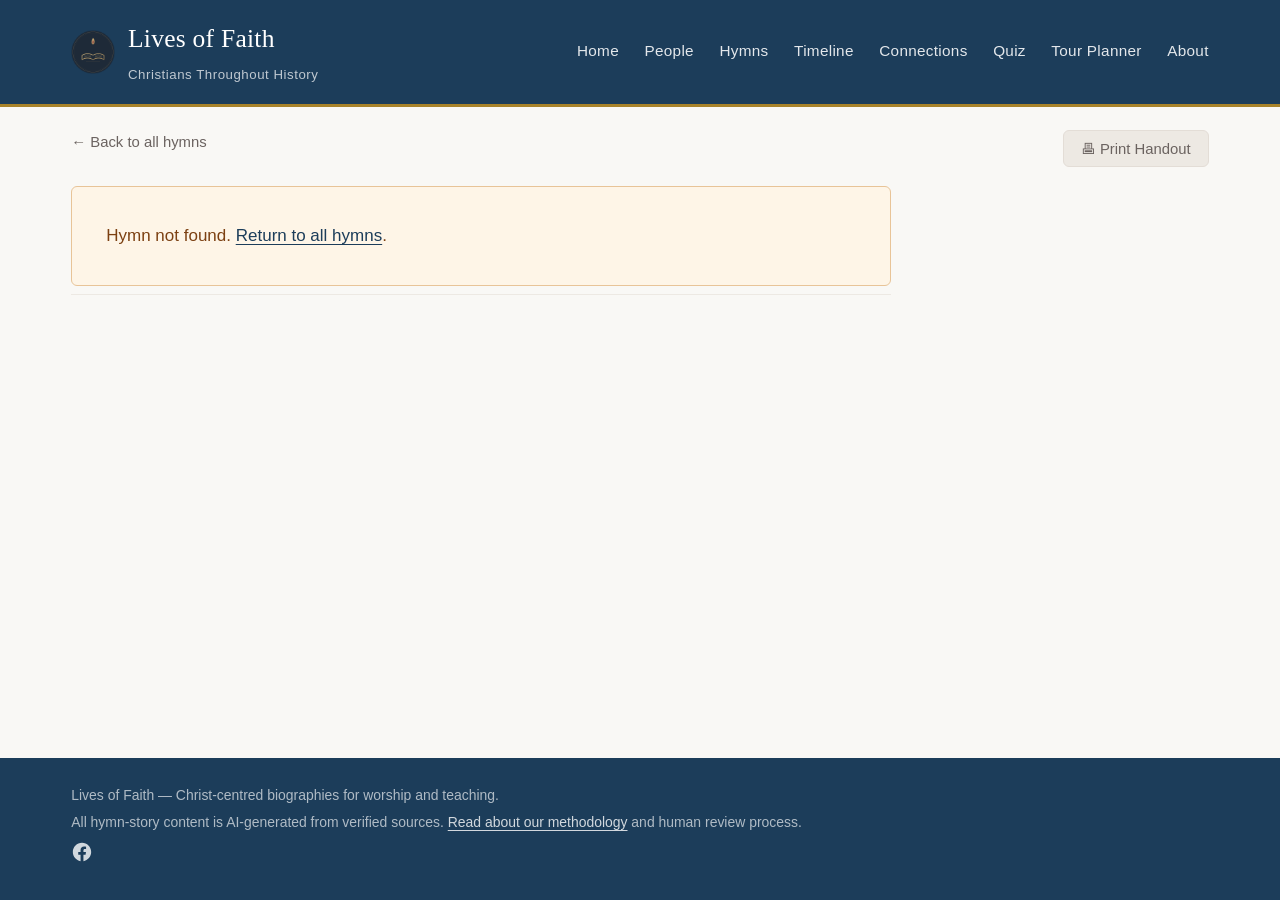
<file: hymn.html>
<!DOCTYPE html>
<html lang="en">
<head>
  <meta charset="UTF-8">
  <meta name="viewport" content="width=device-width, initial-scale=1.0">
  <meta name="description" content="The story behind a hymn — from Lives of Faith.">
  <meta name="robots" content="index, follow">
  <meta name="author" content="Lives of Faith">
  <meta name="keywords" content="" id="meta-keywords">
  <title>Lives of Faith</title>
  <link rel="canonical" href="https://livesoffaith.org/hymn.html" id="canonical-link">

  <!-- Open Graph (updated dynamically per hymn by app.js) -->
  <meta property="og:type" content="article">
  <meta property="og:url" content="https://livesoffaith.org/hymn.html" id="og-url">
  <meta property="og:title" content="Lives of Faith" id="og-title">
  <meta property="og:description" content="The story behind a hymn — from Lives of Faith." id="og-description">
  <meta property="og:image" content="https://livesoffaith.org/images/logos/livesoffaith_logo_1024.png" id="og-image">
  <meta property="og:image:alt" content="Lives of Faith" id="og-image-alt">
  <meta property="og:site_name" content="Lives of Faith">
  <meta property="article:section" content="Hymn Stories">

  <!-- Twitter Card -->
  <meta name="twitter:card" content="summary_large_image">
  <meta name="twitter:title" content="Lives of Faith" id="twitter-title">
  <meta name="twitter:description" content="The story behind a hymn — from Lives of Faith." id="twitter-description">
  <meta name="twitter:image" content="https://livesoffaith.org/images/logos/livesoffaith_logo_1024.png" id="twitter-image">
  <meta name="twitter:image:alt" content="Lives of Faith" id="twitter-image-alt">

  <link rel="icon" type="image/svg+xml" href="favicon.svg">
  <link rel="stylesheet" href="css/style.css">
  <!-- PWA -->
  <link rel="manifest" href="manifest.webmanifest">
  <meta name="theme-color" content="#1c3d5a">
  <link rel="apple-touch-icon" href="apple-touch-icon.png">
  <meta name="apple-mobile-web-app-capable" content="yes">
  <meta name="mobile-web-app-capable" content="yes">
  <meta name="apple-mobile-web-app-status-bar-style" content="default">
  <meta name="apple-mobile-web-app-title" content="Lives of Faith">
  <script src="js/pwa.js" defer></script>

  <!-- Google Analytics — gated behind cookie consent, see js/consent.js -->
  <script>window.LAF_GA_CONFIG = { send_page_view: false };</script>
  <script src="js/consent.js"></script>
</head>
<body>

  <header class="site-header no-print">
    <div class="container">
      <div class="site-header__inner">
        <a href="/" class="site-title" aria-label="Lives of Faith — Home">
          <img src="images/logos/livesoffaith_logo_128.png" alt="" class="site-logo" width="44" height="44">
          <span class="site-title__text">
            <span class="site-title__main">Lives of Faith</span>
            <span class="site-title__sub">Christians Throughout History</span>
          </span>
        </a>
        <nav class="site-nav" aria-label="Site navigation">
          <div class="site-nav-links">
            <a href="index.html">Home</a>
            <a href="people.html">People</a>
            <a href="hymns.html">Hymns</a>
            <a href="timeline.html">Timeline</a>
            <a href="connections.html">Connections</a>
            <a href="quiz.html">Quiz</a>
            <a href="map.html" class="site-nav-cta">Tour Planner</a>
            <a href="about.html">About</a>
          </div>
          <div class="site-nav-mobile">
            <a href="map.html" class="site-nav-cta">Tour Planner</a>
            <input type="checkbox" id="nav-menu-toggle" class="site-nav-toggle-input sr-only">
            <label for="nav-menu-toggle" class="site-nav-hamburger" aria-label="Open menu">
              <span></span><span></span><span></span>
            </label>
            <div class="site-nav-dropdown">
              <a href="index.html">Home</a>
              <a href="people.html">People</a>
              <a href="hymns.html">Hymns</a>
              <a href="timeline.html">Timeline</a>
              <a href="connections.html">Connections</a>
              <a href="quiz.html">Quiz</a>
              <a href="map.html">Tour Planner</a>
              <a href="about.html">About</a>
            </div>
          </div>
        </nav>
      </div>
    </div>
  </header>

  <main>
    <div class="container">

      <div class="person-page-actions no-print">
        <a href="hymns.html" class="back-link">&#8592; Back to all hymns</a>
        <button class="btn btn-secondary btn-print" onclick="window.print()">&#128438; Print Handout</button>
      </div>

      <nav class="hymn-nav no-print" aria-label="Hymn navigation"></nav>

      <div id="hymn-content" class="person-page" role="main">
        <div class="loading">Loading…</div>
      </div>

      <nav class="hymn-nav hymn-nav--bottom no-print" aria-label="Hymn navigation"></nav>

    </div>
  </main>

  <footer class="site-footer no-print">
    <div class="container">
      <p>Lives of Faith — Christ-centred biographies for worship and teaching.</p>
      <p>All hymn-story content is AI-generated from verified sources. <a href="about.html">Read about our methodology</a> and human review process.</p>
      <p class="footer-social"><a href="https://www.facebook.com/profile.php?id=61591251525310" aria-label="Follow us on Facebook"><svg viewBox="0 0 24 24" xmlns="http://www.w3.org/2000/svg"><path d="M22 12.06C22 6.51 17.52 2 12 2S2 6.51 2 12.06c0 5 3.66 9.15 8.44 9.94v-7.03H7.9v-2.91h2.54V9.85c0-2.5 1.49-3.89 3.77-3.89 1.09 0 2.24.2 2.24.2v2.46h-1.26c-1.24 0-1.63.77-1.63 1.56v1.88h2.78l-.44 2.91h-2.34V22c4.78-.79 8.44-4.94 8.44-9.94z"/></svg></a></p>
    </div>
  </footer>

  <script src="js/app.js"></script>
</body>
</html>
</file>
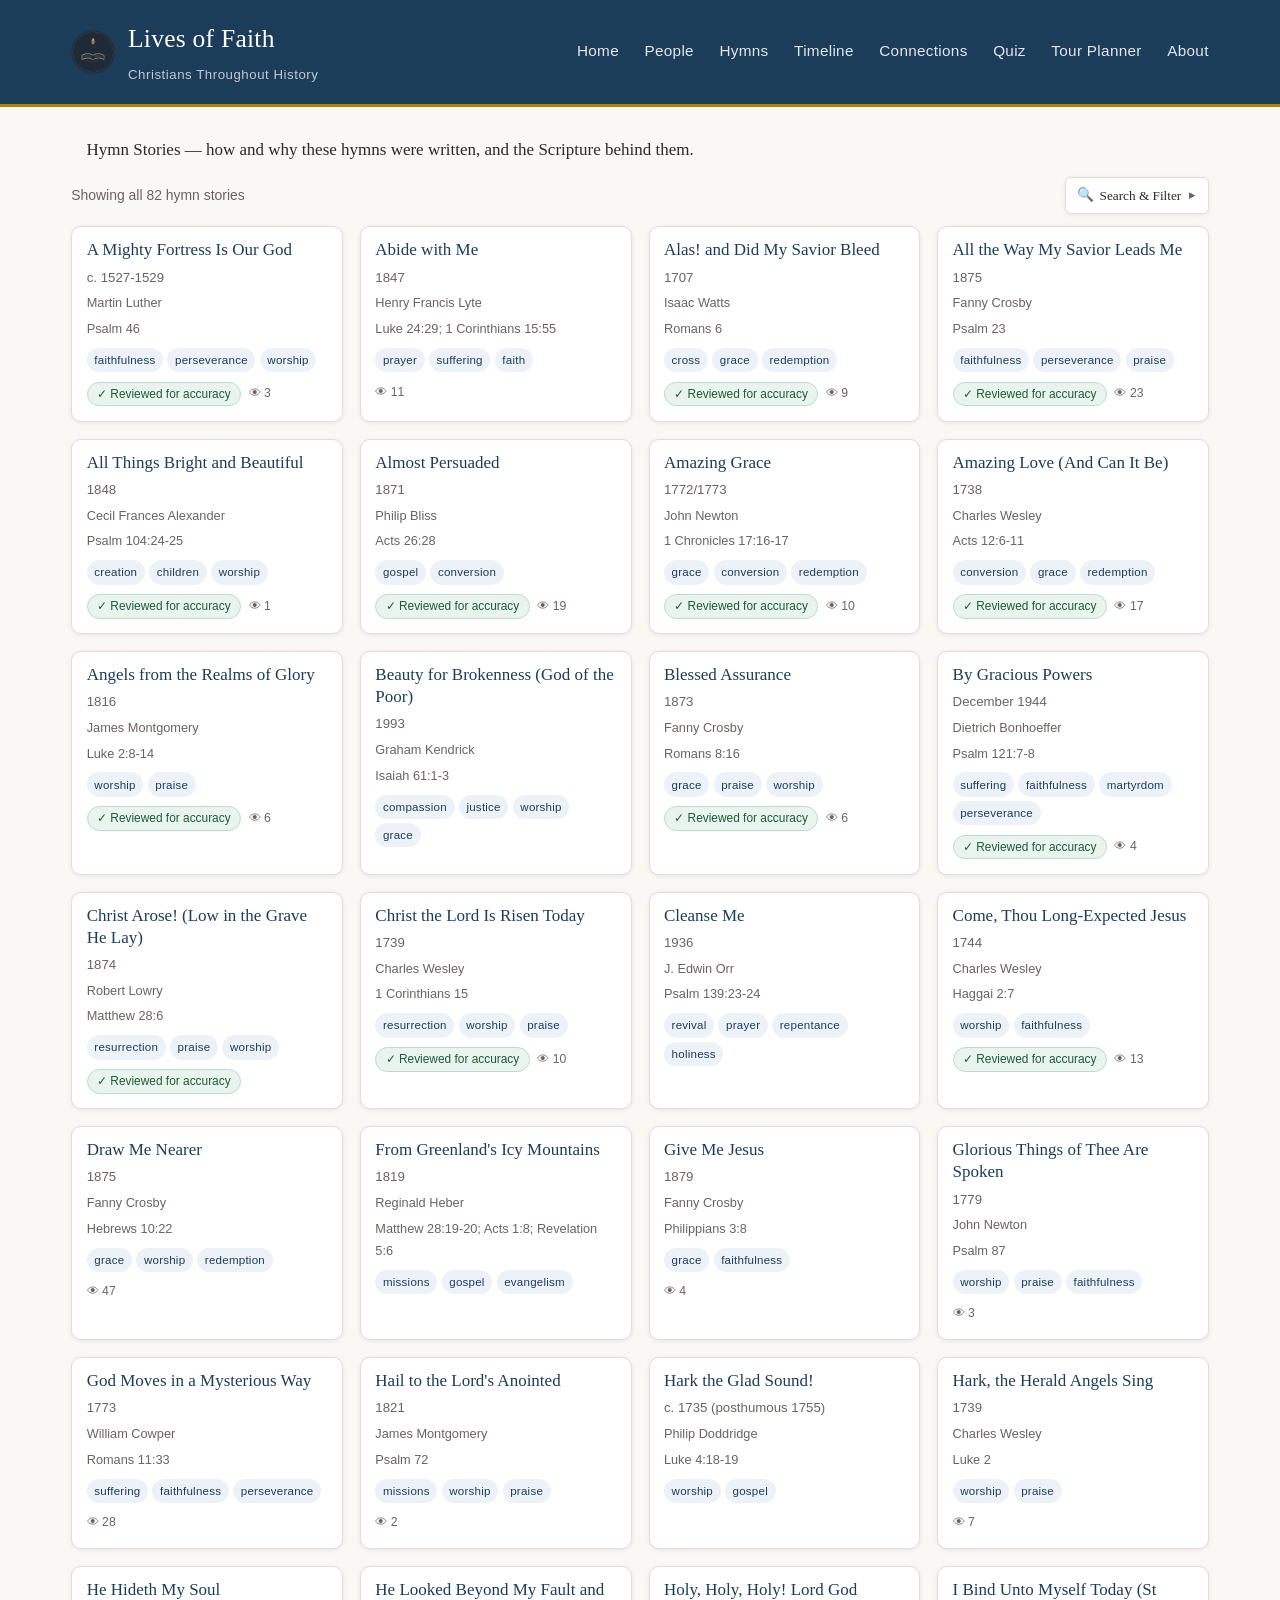
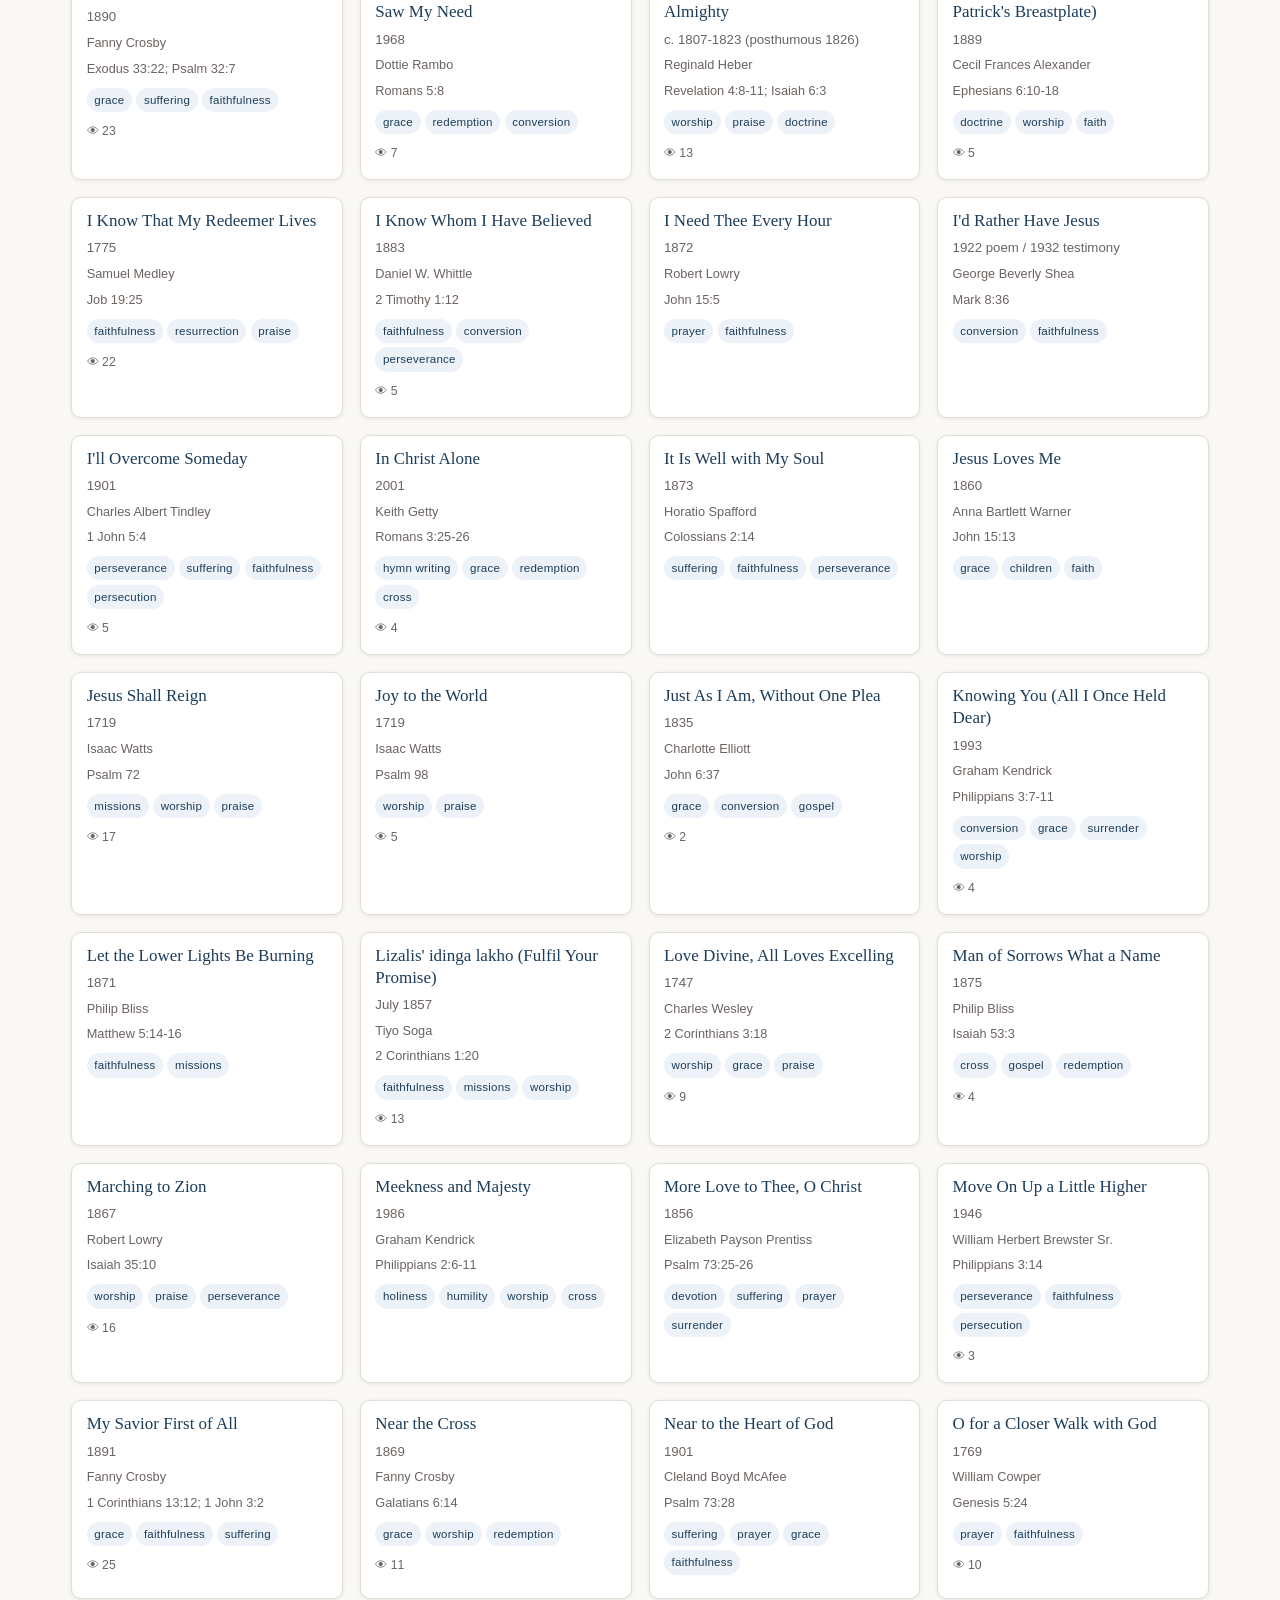
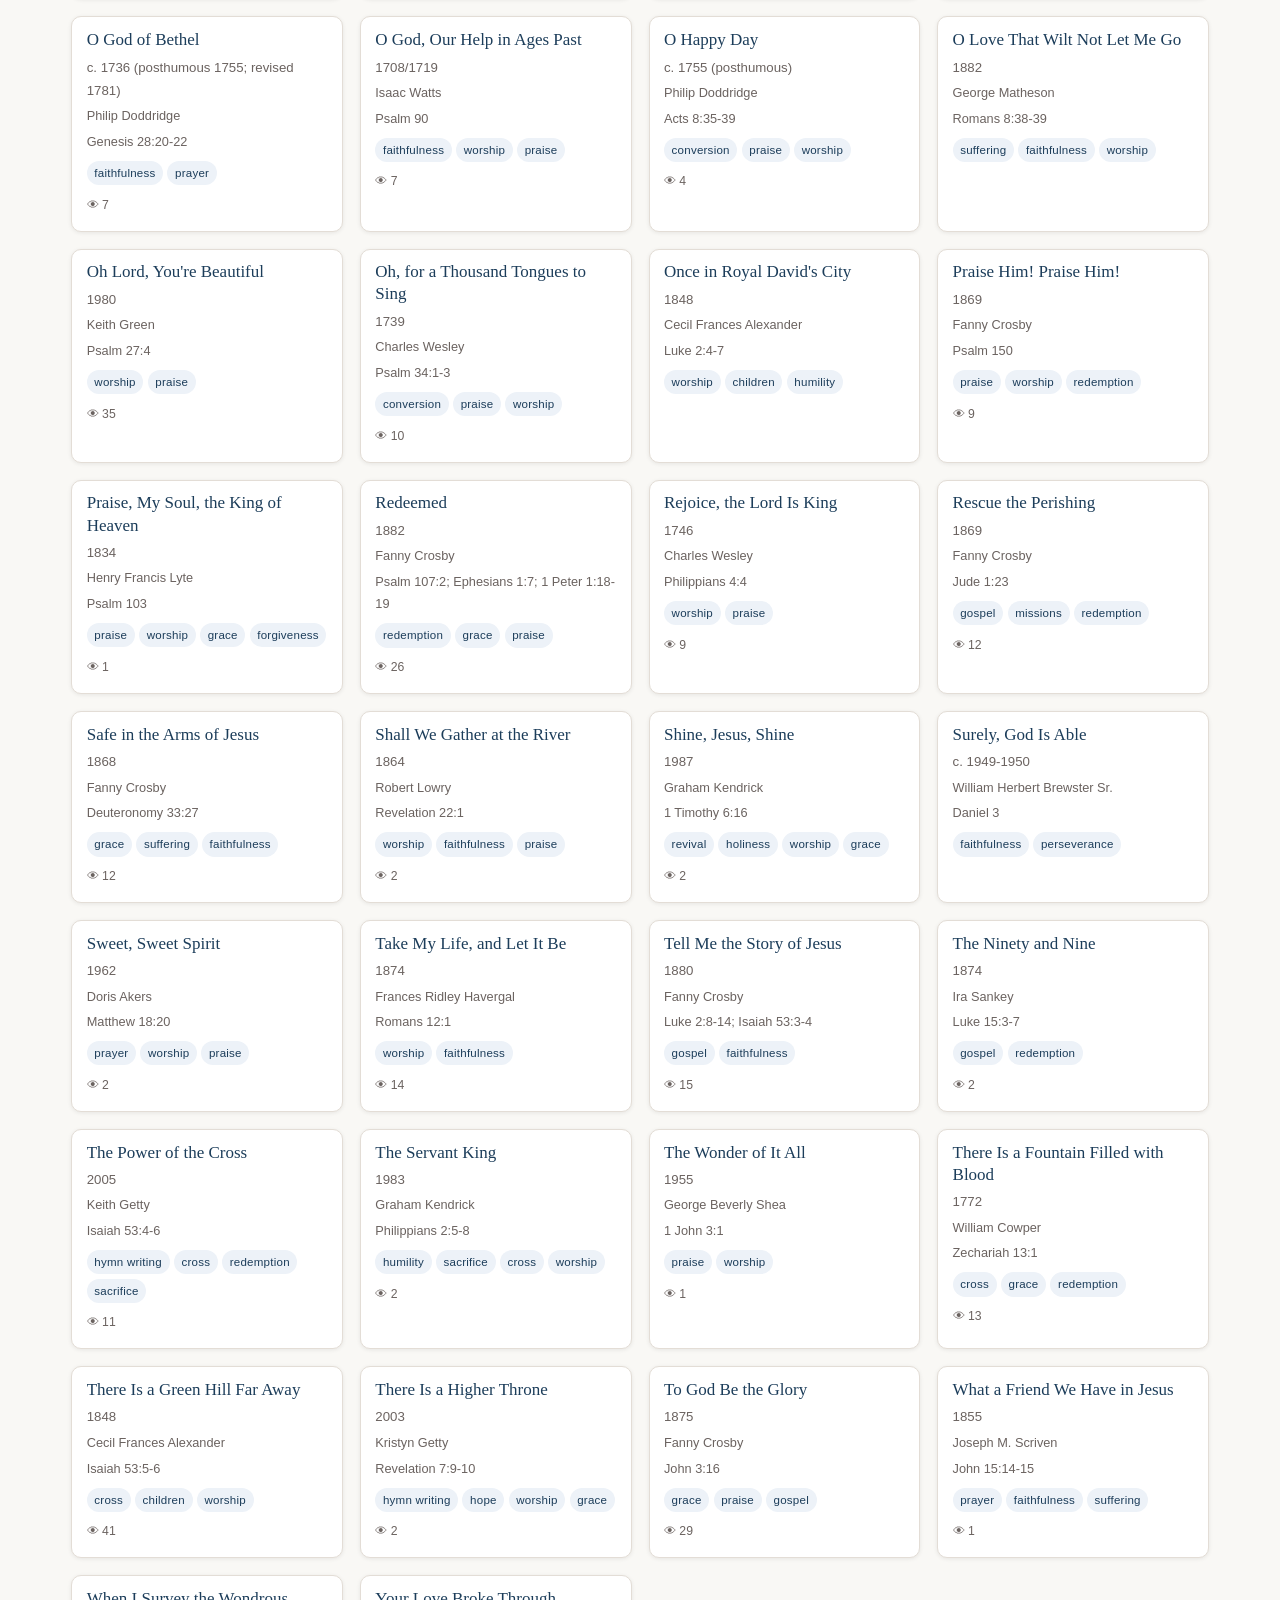
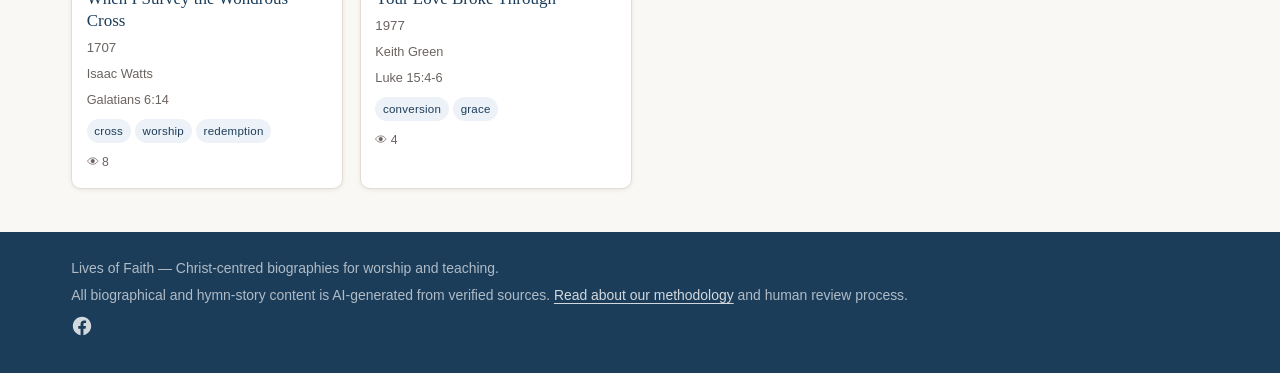
<file: hymns.html>
<!DOCTYPE html>
<html lang="en">
<head>
  <meta charset="UTF-8">
  <meta name="viewport" content="width=device-width, initial-scale=1.0">
  <meta name="description" content="The stories behind the hymns — how and why they were written, and the Scripture that shaped them. From Lives of Faith.">
  <meta name="robots" content="index, follow">
  <meta name="author" content="Lives of Faith">
  <meta name="keywords" content="hymn stories, hymn history, Christian hymns, worship songs, Lives of Faith" id="meta-keywords">
  <title>Hymn Stories — Lives of Faith</title>
  <link rel="canonical" href="https://livesoffaith.org/hymns.html">

  <!-- Open Graph -->
  <meta property="og:type" content="website">
  <meta property="og:url" content="https://livesoffaith.org/hymns.html">
  <meta property="og:title" content="Hymn Stories — Lives of Faith">
  <meta property="og:description" content="The stories behind the hymns — how and why they were written, and the Scripture that shaped them.">
  <meta property="og:site_name" content="Lives of Faith">
  <meta property="og:image" content="https://livesoffaith.org/images/logos/livesoffaith_logo_1024.png">

  <!-- Twitter Card -->
  <meta name="twitter:card" content="summary_large_image">
  <meta name="twitter:title" content="Hymn Stories — Lives of Faith">
  <meta name="twitter:description" content="The stories behind the hymns — how and why they were written, and the Scripture that shaped them.">
  <meta name="twitter:image" content="https://livesoffaith.org/images/logos/livesoffaith_logo_1024.png">

  <link rel="icon" type="image/svg+xml" href="favicon.svg">
  <link rel="stylesheet" href="css/style.css">
  <!-- PWA -->
  <link rel="manifest" href="manifest.webmanifest">
  <meta name="theme-color" content="#1c3d5a">
  <link rel="apple-touch-icon" href="apple-touch-icon.png">
  <meta name="apple-mobile-web-app-capable" content="yes">
  <meta name="mobile-web-app-capable" content="yes">
  <meta name="apple-mobile-web-app-status-bar-style" content="default">
  <meta name="apple-mobile-web-app-title" content="Lives of Faith">
  <script src="js/pwa.js" defer></script>

  <!-- Google Analytics — gated behind cookie consent, see js/consent.js -->
  <script src="js/consent.js"></script>
</head>
<body>

  <header class="site-header">
    <div class="container">
      <div class="site-header__inner">
        <a href="/" class="site-title" aria-label="Lives of Faith — Home">
          <img src="images/logos/livesoffaith_logo_128.png" alt="" class="site-logo" width="44" height="44">
          <span class="site-title__text">
            <span class="site-title__main">Lives of Faith</span>
            <span class="site-title__sub">Christians Throughout History</span>
          </span>
        </a>
        <nav class="site-nav" aria-label="Site navigation">
          <div class="site-nav-links">
            <a href="index.html">Home</a>
            <a href="people.html">People</a>
            <a href="hymns.html" aria-current="page">Hymns</a>
            <a href="timeline.html">Timeline</a>
            <a href="connections.html">Connections</a>
            <a href="quiz.html">Quiz</a>
            <a href="map.html" class="site-nav-cta">Tour Planner</a>
            <a href="about.html">About</a>
          </div>
          <div class="site-nav-mobile">
            <a href="map.html" class="site-nav-cta">Tour Planner</a>
            <input type="checkbox" id="nav-menu-toggle" class="site-nav-toggle-input sr-only">
            <label for="nav-menu-toggle" class="site-nav-hamburger" aria-label="Open menu">
              <span></span><span></span><span></span>
            </label>
            <div class="site-nav-dropdown">
              <a href="index.html">Home</a>
              <a href="people.html">People</a>
              <a href="hymns.html" aria-current="page">Hymns</a>
              <a href="timeline.html">Timeline</a>
              <a href="connections.html">Connections</a>
              <a href="quiz.html">Quiz</a>
              <a href="map.html">Tour Planner</a>
              <a href="about.html">About</a>
            </div>
          </div>
        </nav>
      </div>
    </div>
  </header>

  <main>
    <div class="container">

      <section class="intro" aria-label="Section description">
        <p>Hymn Stories — how and why these hymns were written, and the Scripture behind them.</p>
      </section>

      <div class="toolbar-row">
        <div class="results-summary" aria-live="polite">
          <p id="hymn-results-count"></p>
        </div>

        <details id="hymn-search-filter-details" class="search-filter-toggle">
          <summary class="search-filter-summary">
            <span class="search-filter-summary__icon" aria-hidden="true">&#128269;</span>
            Search &amp; Filter
          </summary>
          <section class="search-filter" aria-label="Search and filter">
            <div class="search-row">
              <label for="hymn-search-input" class="sr-only">Search by hymn or writer name</label>
              <input
                type="search"
                id="hymn-search-input"
                class="search-input"
                placeholder="Search by hymn or writer name…"
                autocomplete="off"
                aria-label="Search by hymn or writer name"
              >
            </div>
            <div class="filter-row">
              <label for="hymn-filter-topic" class="sr-only">Filter by topic</label>
              <select id="hymn-filter-topic" class="filter-select" aria-label="Filter by topic">
                <option value="">All Topics</option>
                <option value="grace">Grace</option>
                <option value="suffering">Suffering</option>
                <option value="perseverance">Perseverance</option>
                <option value="faithfulness">Faithfulness</option>
                <option value="prayer">Prayer</option>
                <option value="cross">Cross</option>
                <option value="resurrection">Resurrection</option>
                <option value="missions">Missions</option>
                <option value="persecution">Persecution</option>
                <option value="martyrdom">Martyrdom</option>
                <option value="redemption">Redemption</option>
                <option value="conversion">Conversion</option>
                <option value="praise">Praise</option>
                <option value="worship">Worship</option>
                <option value="gospel">Gospel</option>
              </select>

              <label for="hymn-sort-order" class="sr-only">Sort order</label>
              <select id="hymn-sort-order" class="filter-select" aria-label="Sort order">
                <option value="title-az" selected>Title A–Z</option>
                <option value="title-za">Title Z–A</option>
                <option value="writer-az">Writer A–Z</option>
                <option value="popularity">Most Viewed</option>
              </select>

              <button id="hymn-clear-filters" class="btn btn-secondary" type="button">Clear Filters</button>
            </div>
          </section>
        </details>
      </div>

      <div id="hymn-grid" class="person-grid" role="list" aria-label="Hymn stories">
        <div class="loading">Loading…</div>
      </div>

    </div>
  </main>

  <footer class="site-footer">
    <div class="container">
      <p>Lives of Faith — Christ-centred biographies for worship and teaching.</p>
      <p>All biographical and hymn-story content is AI-generated from verified sources. <a href="about.html">Read about our methodology</a> and human review process.</p>
      <p class="footer-social"><a href="https://www.facebook.com/profile.php?id=61591251525310" aria-label="Follow us on Facebook"><svg viewBox="0 0 24 24" xmlns="http://www.w3.org/2000/svg"><path d="M22 12.06C22 6.51 17.52 2 12 2S2 6.51 2 12.06c0 5 3.66 9.15 8.44 9.94v-7.03H7.9v-2.91h2.54V9.85c0-2.5 1.49-3.89 3.77-3.89 1.09 0 2.24.2 2.24.2v2.46h-1.26c-1.24 0-1.63.77-1.63 1.56v1.88h2.78l-.44 2.91h-2.34V22c4.78-.79 8.44-4.94 8.44-9.94z"/></svg></a></p>
    </div>
  </footer>

  <script src="js/app.js"></script>
</body>
</html>
</file>
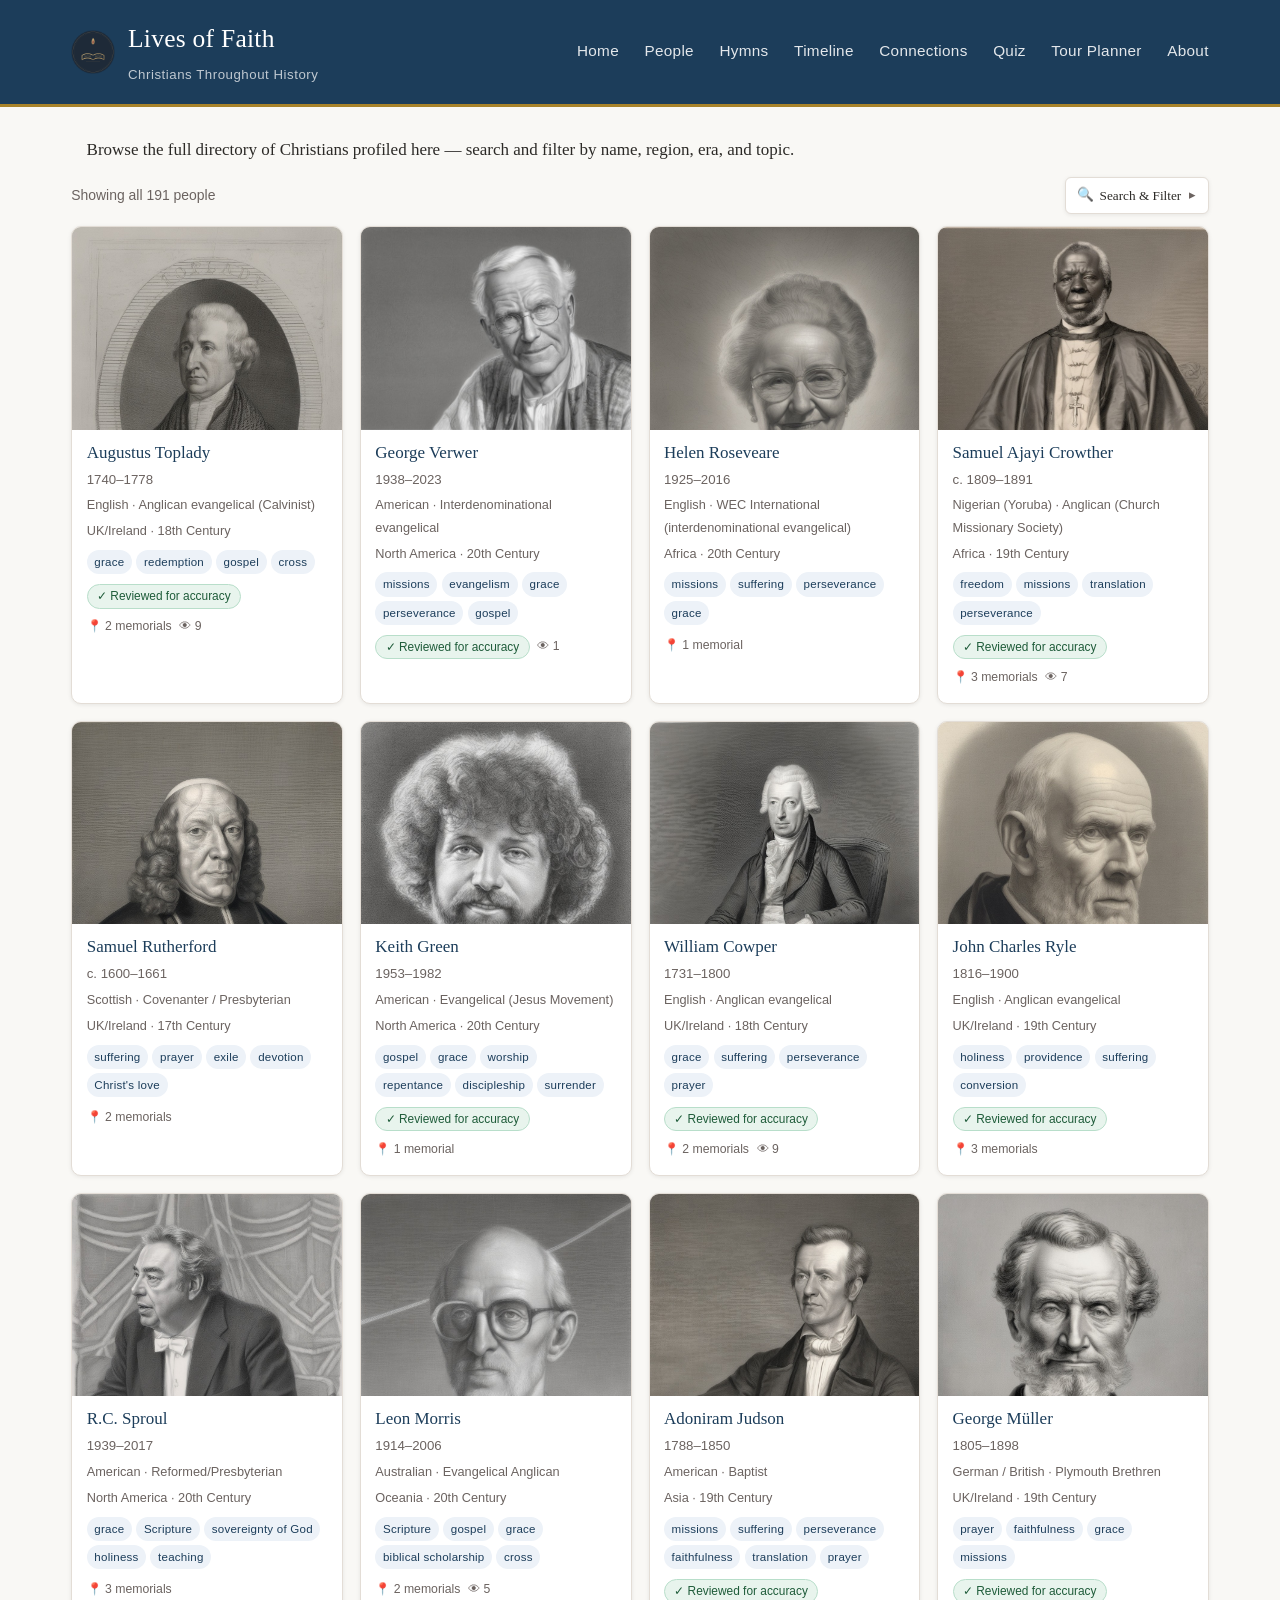
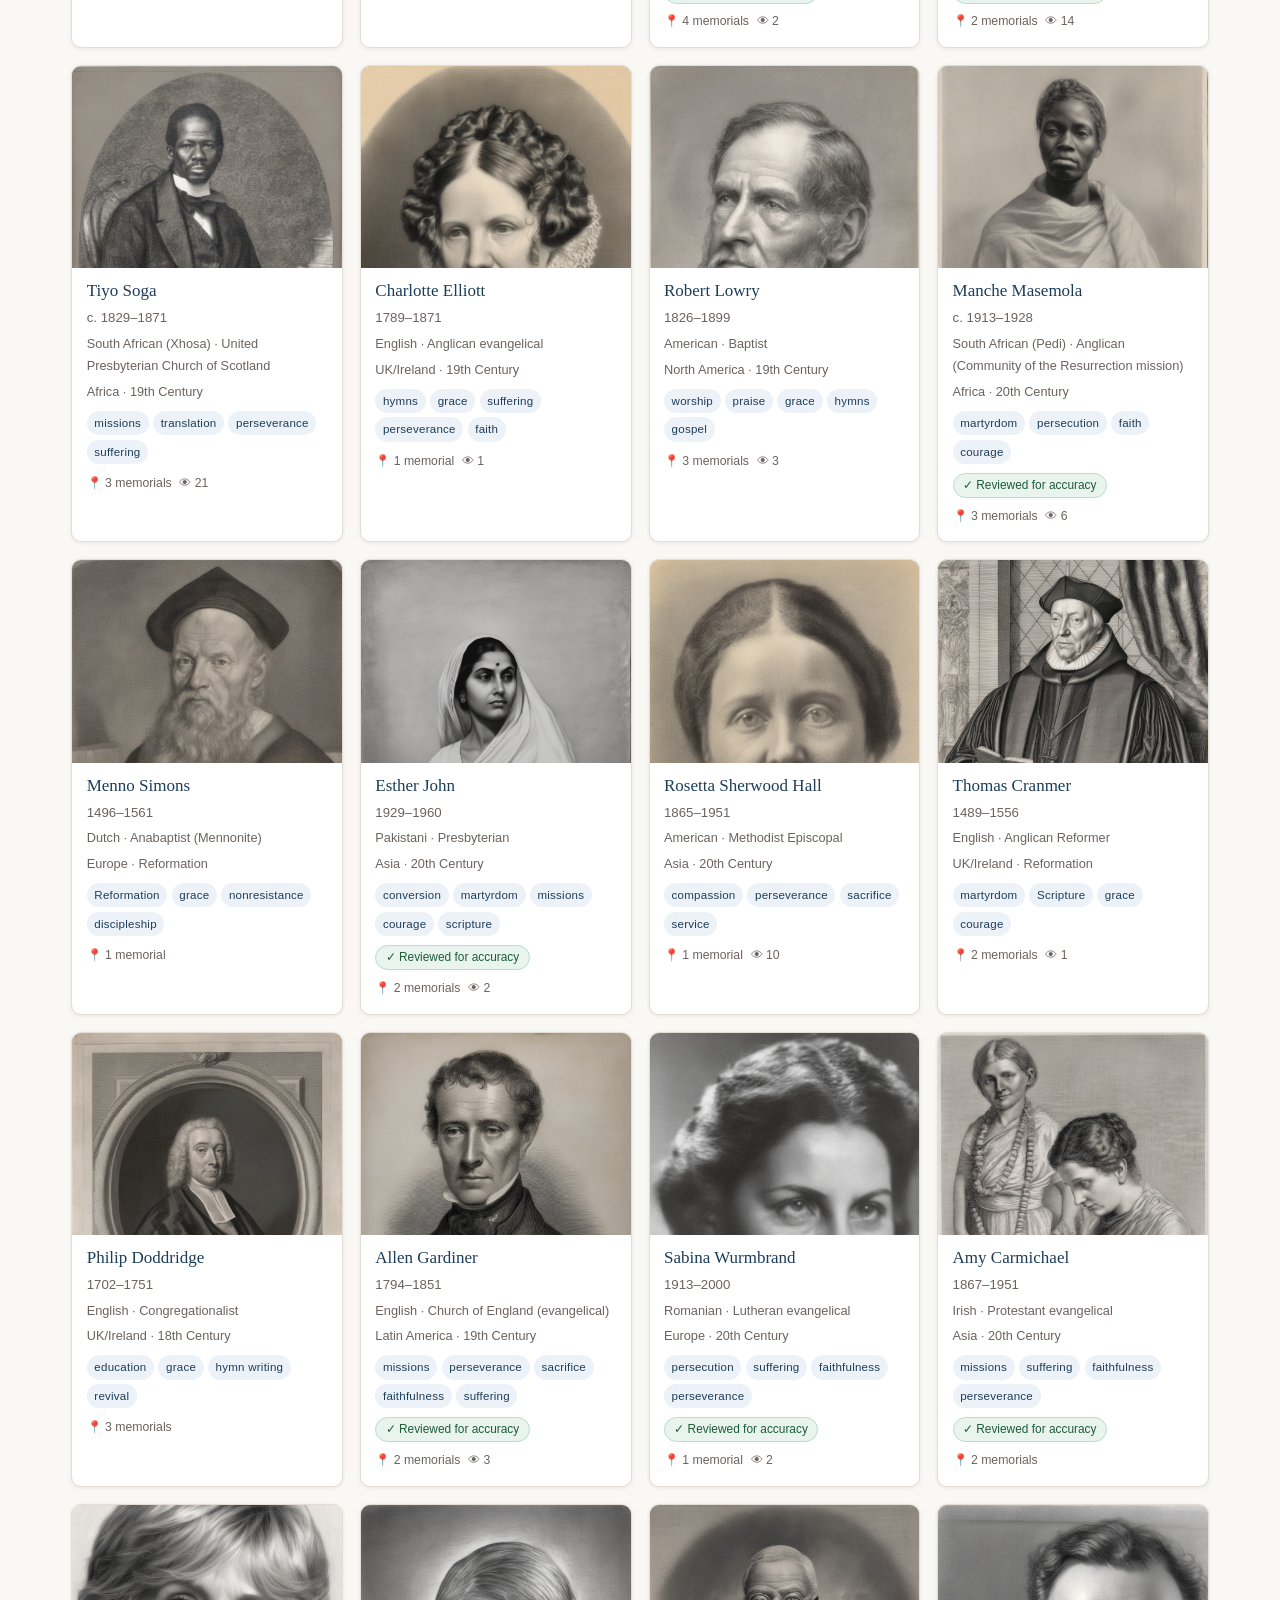
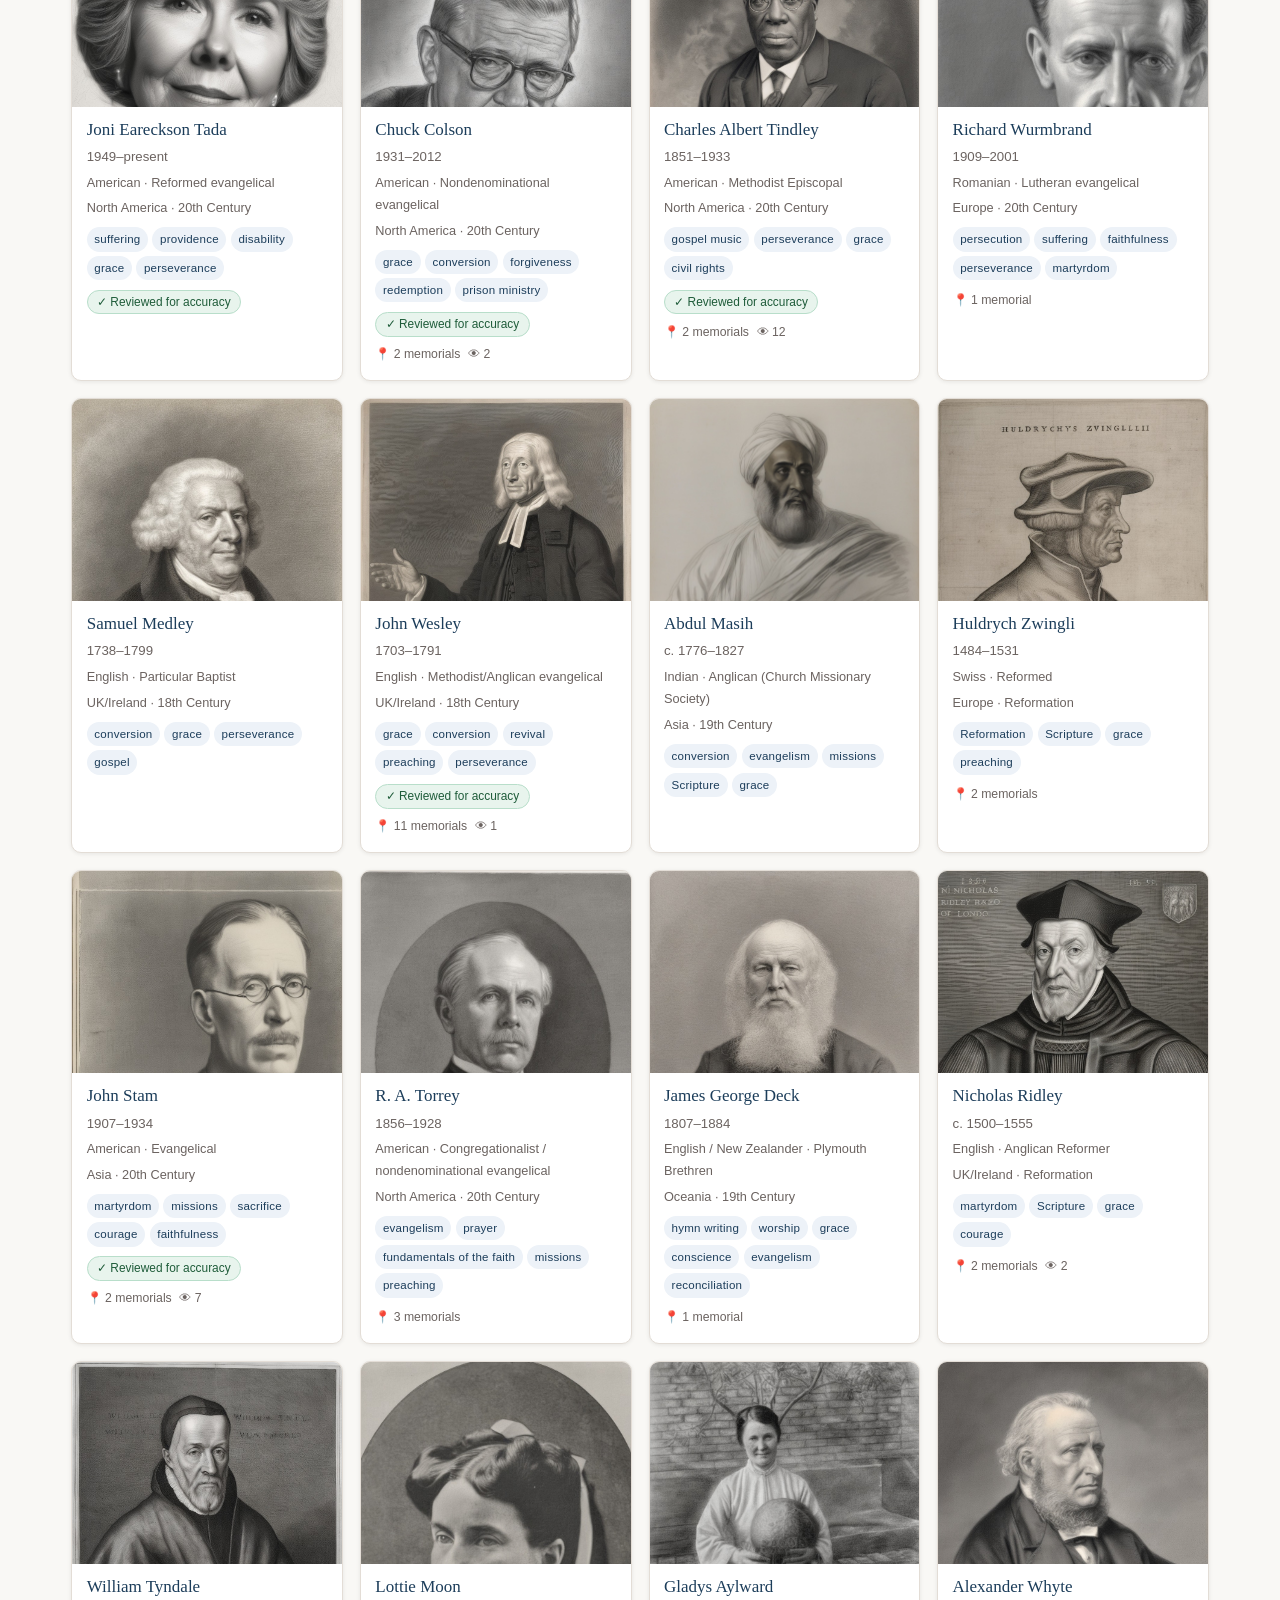
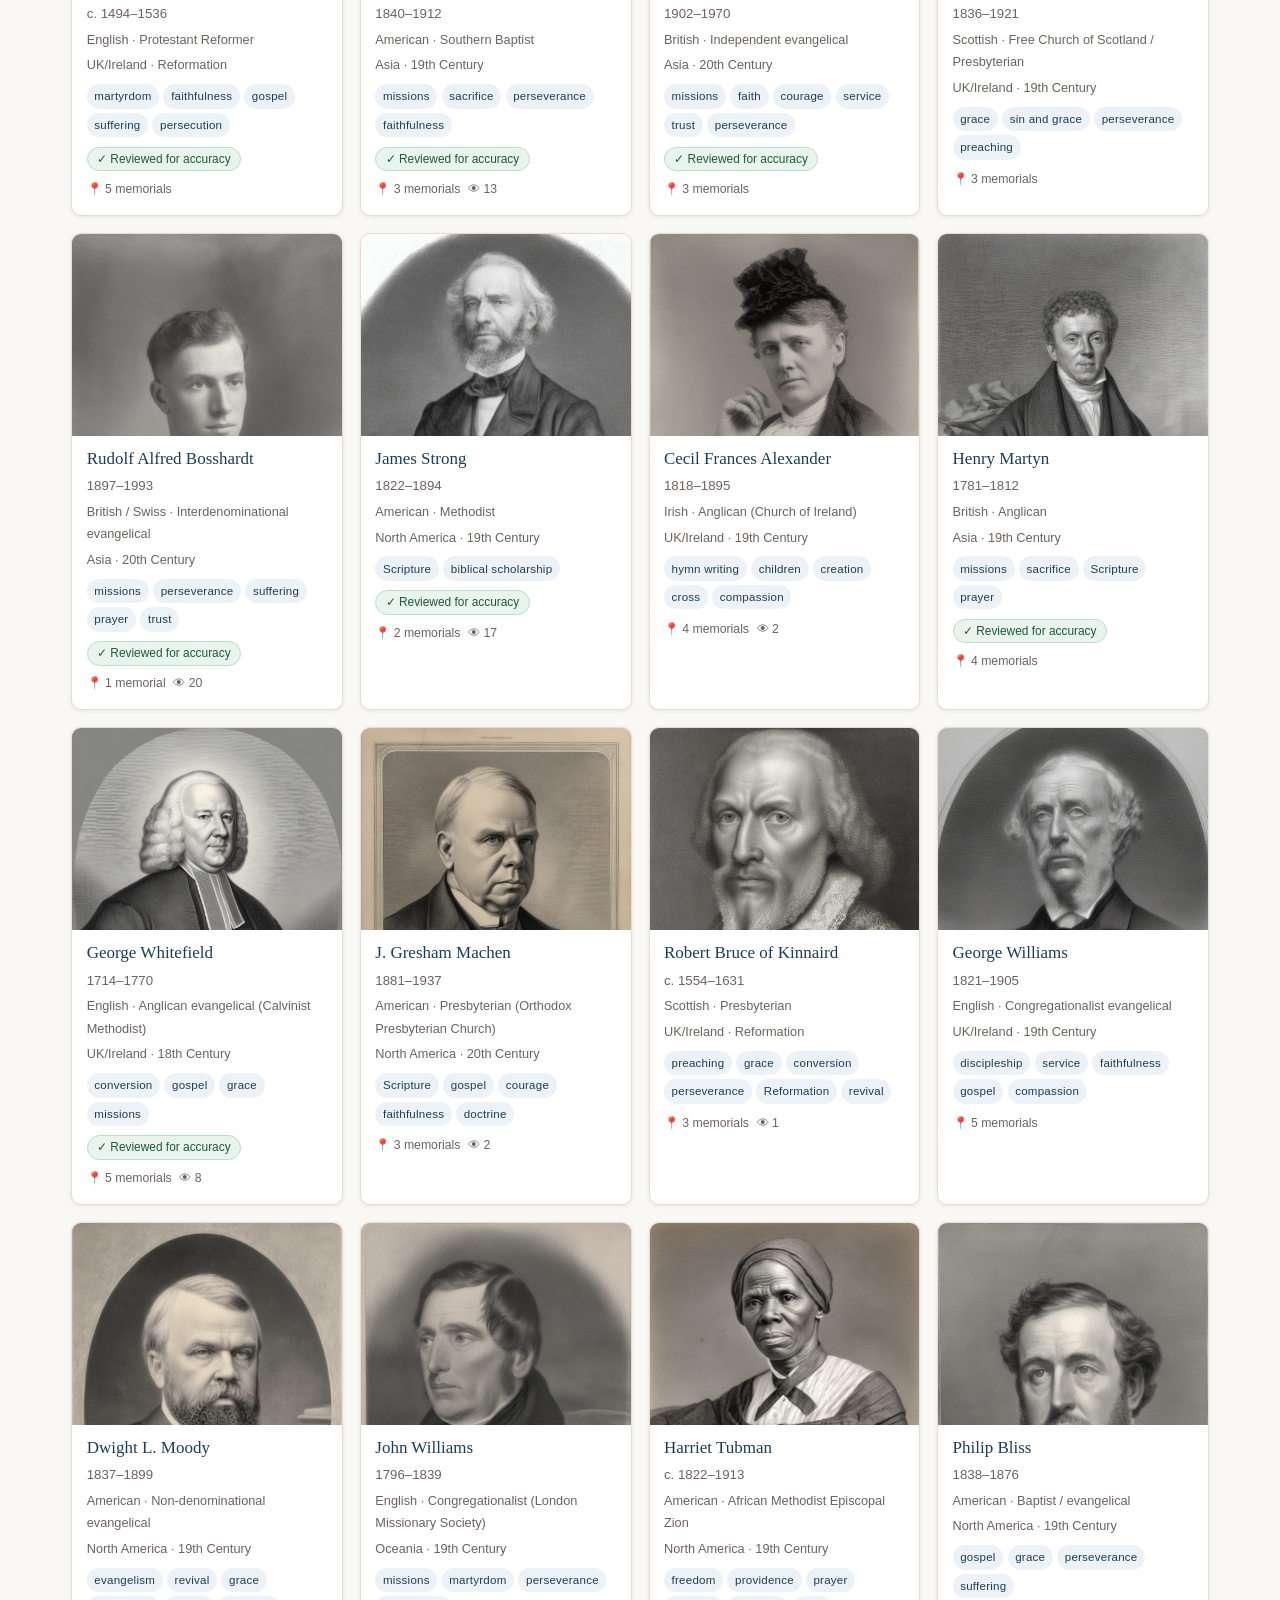
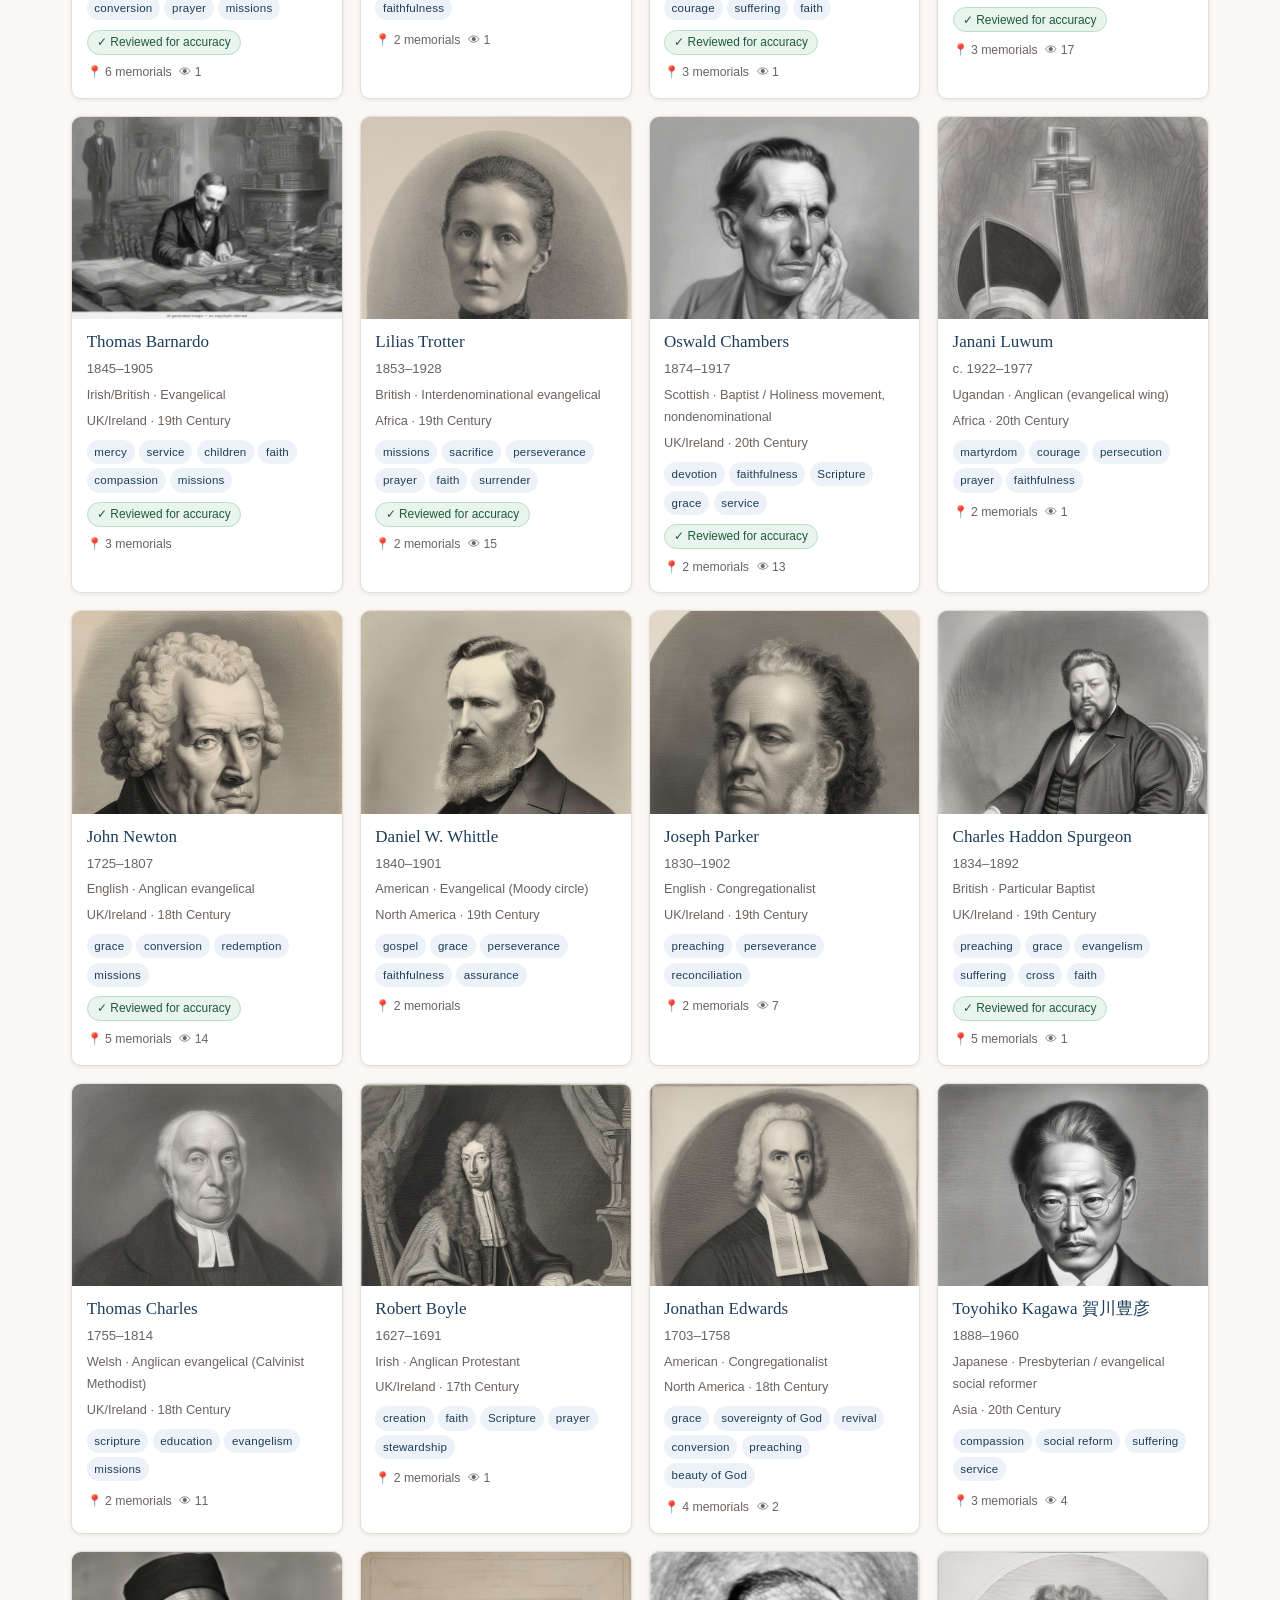
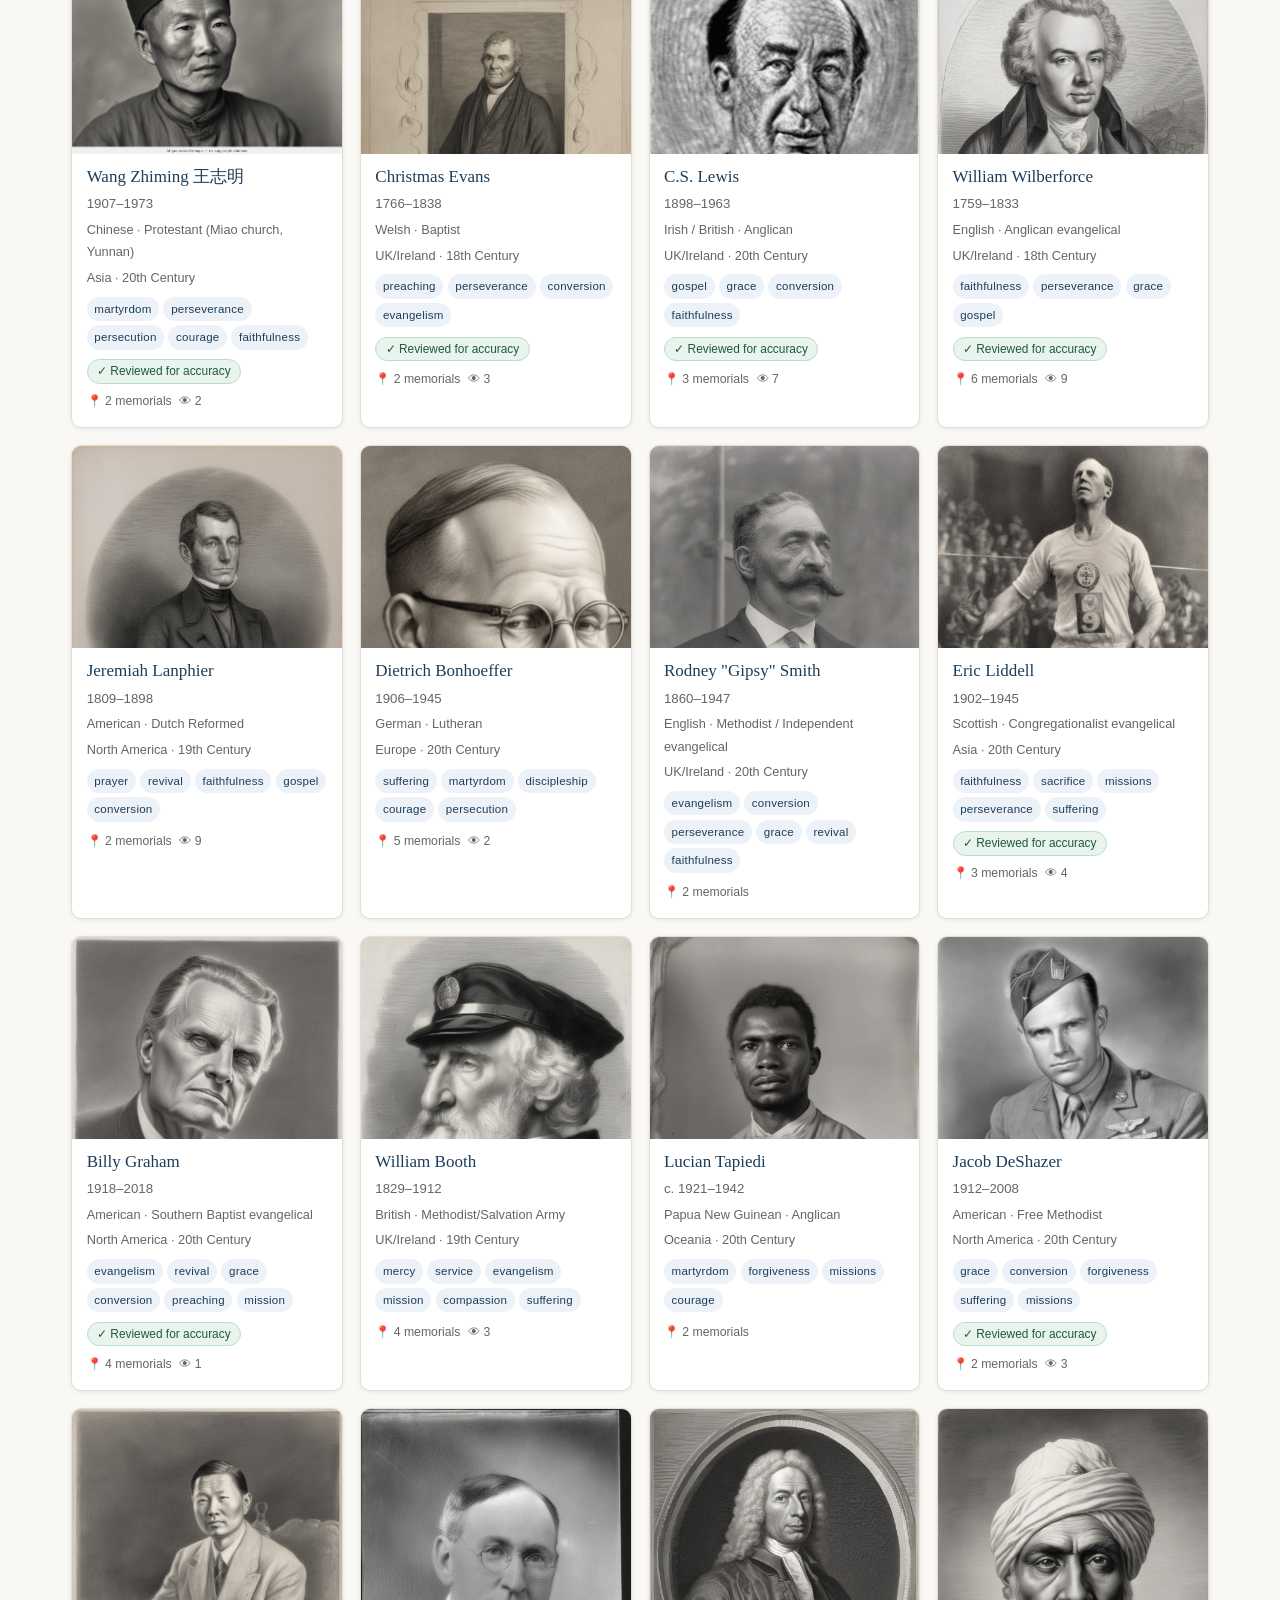
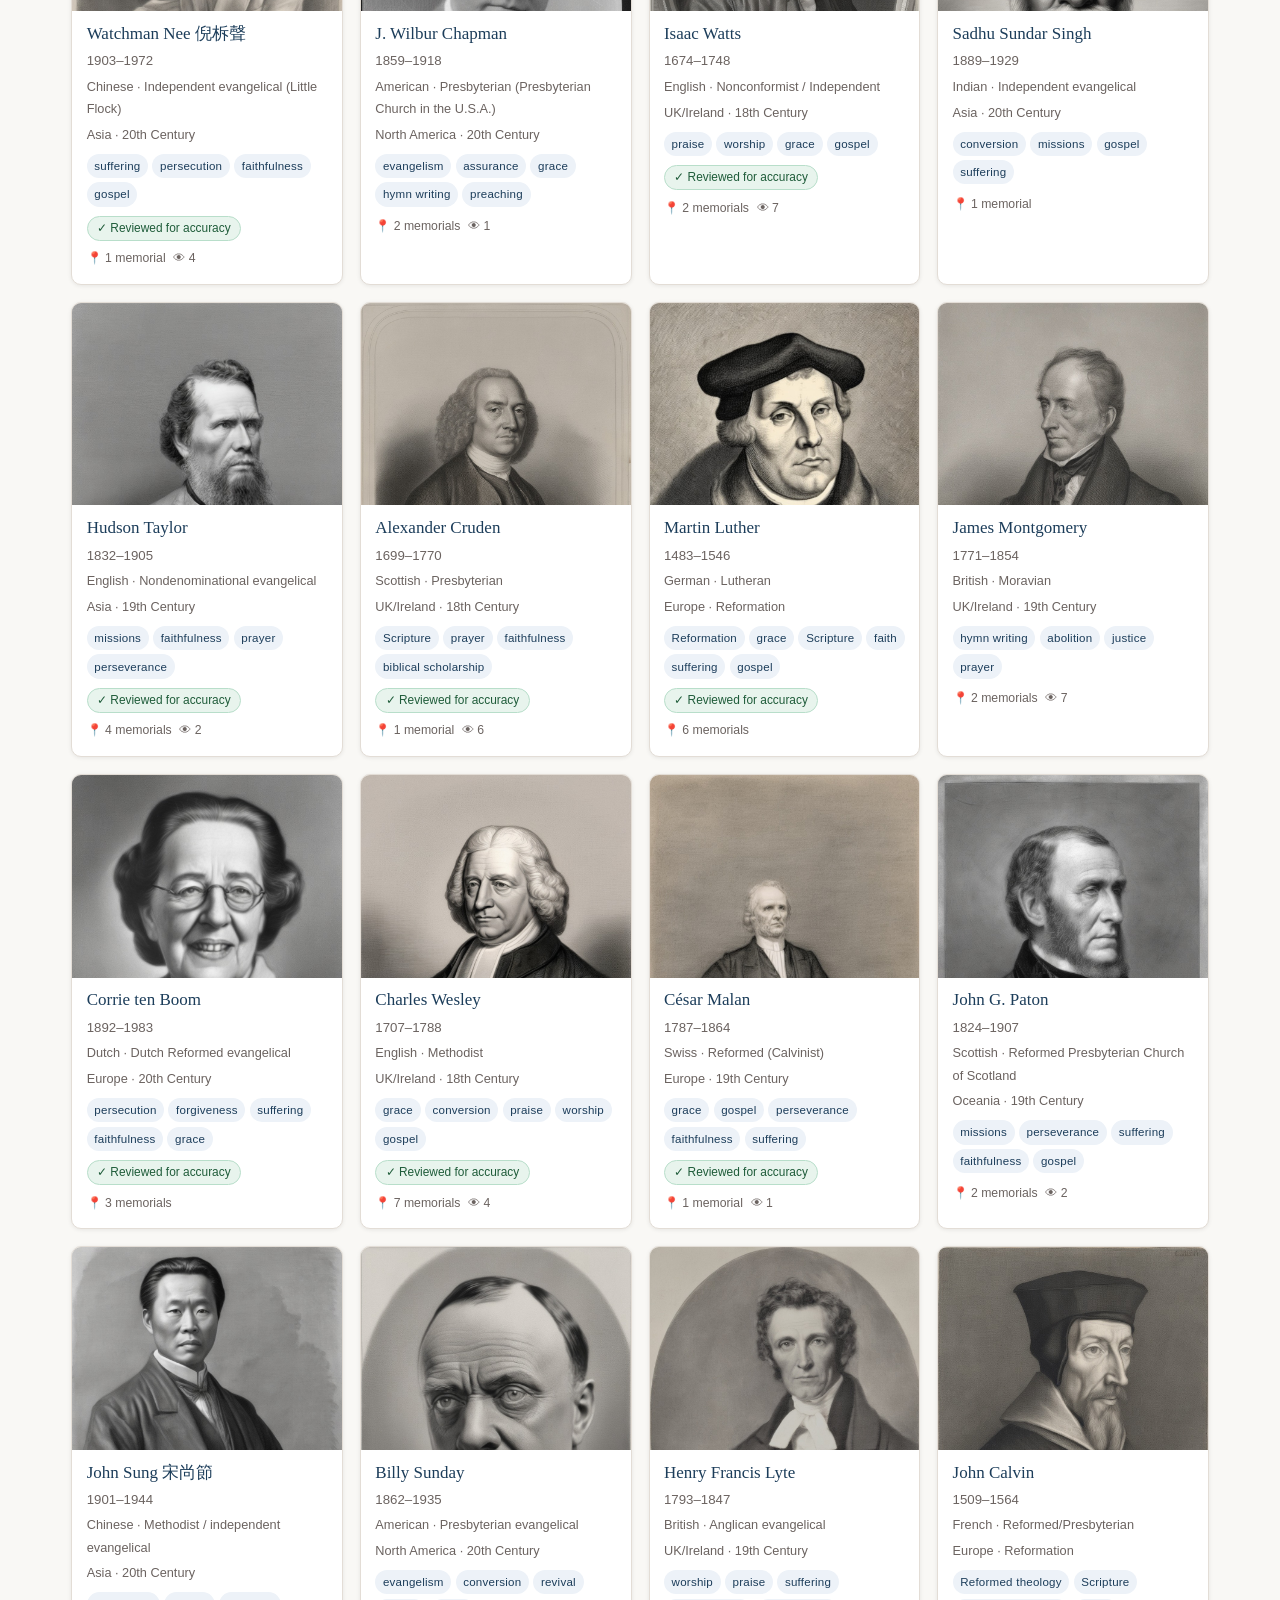
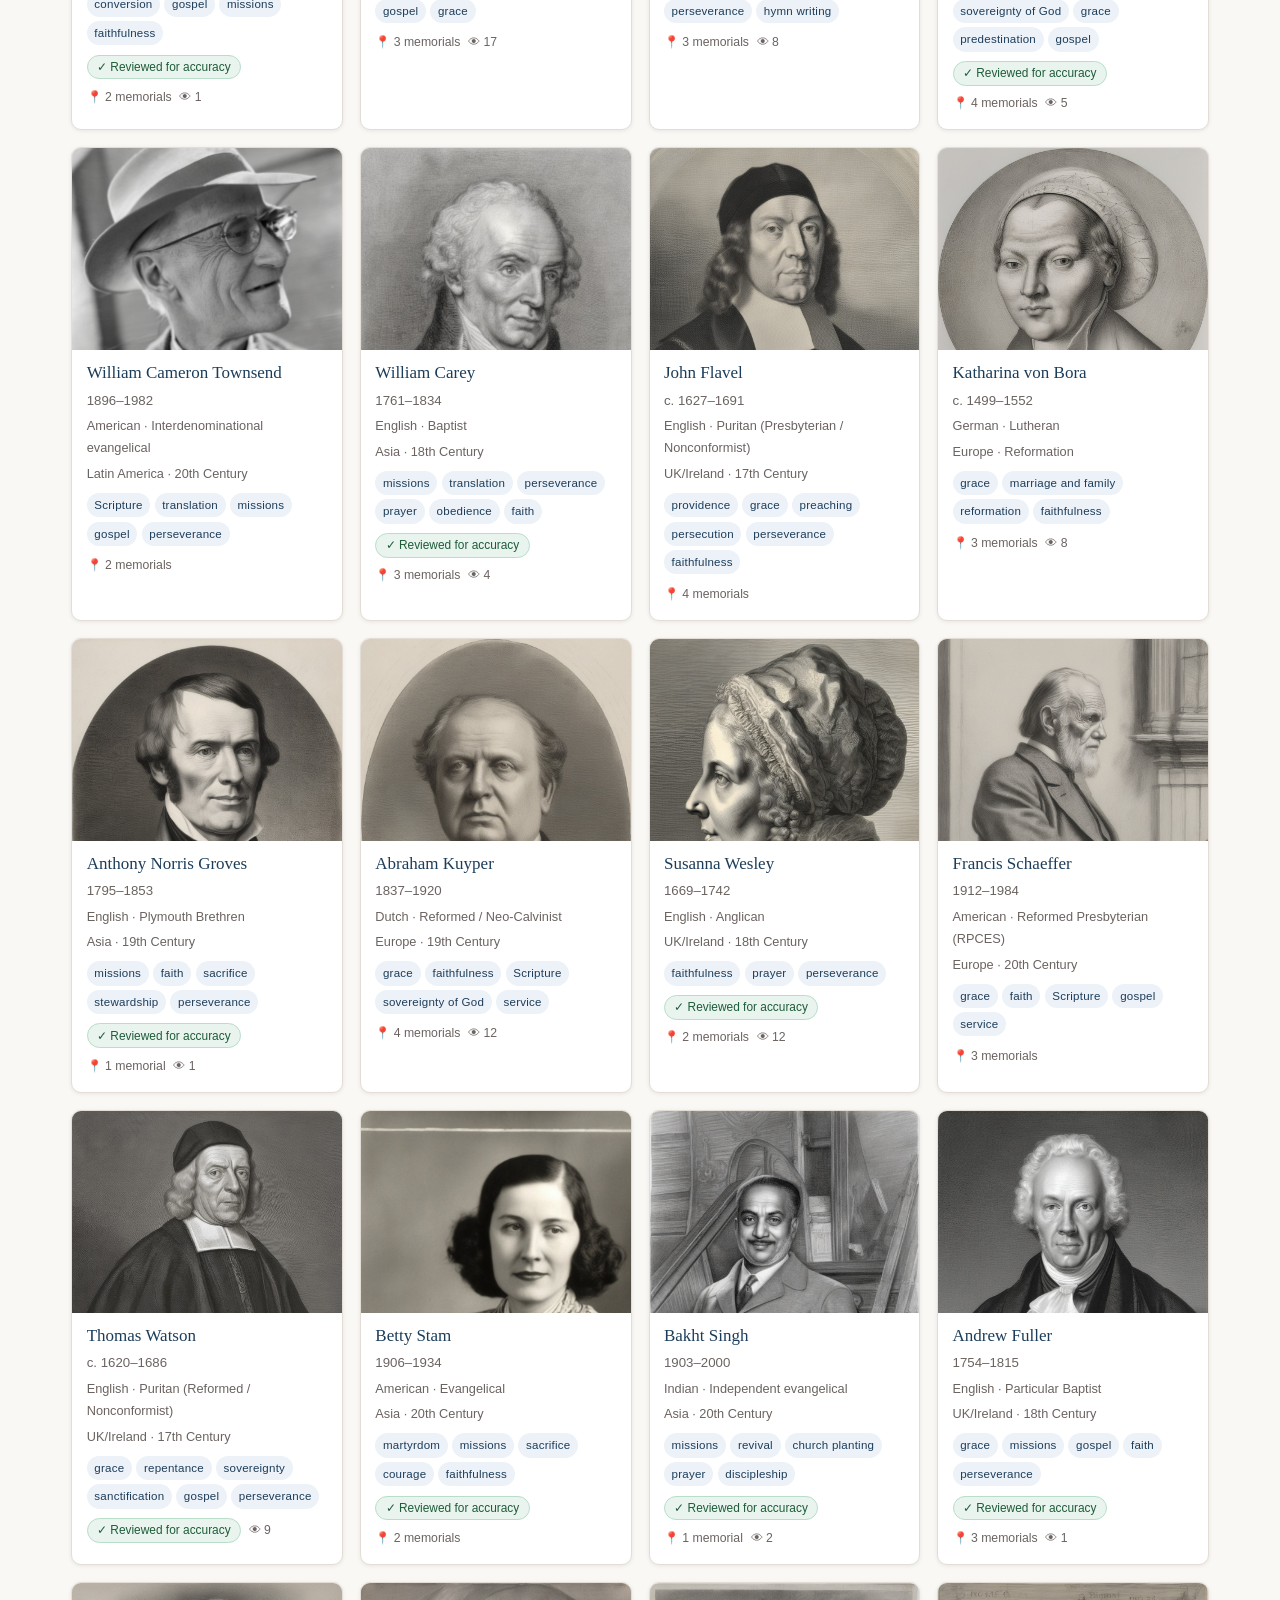
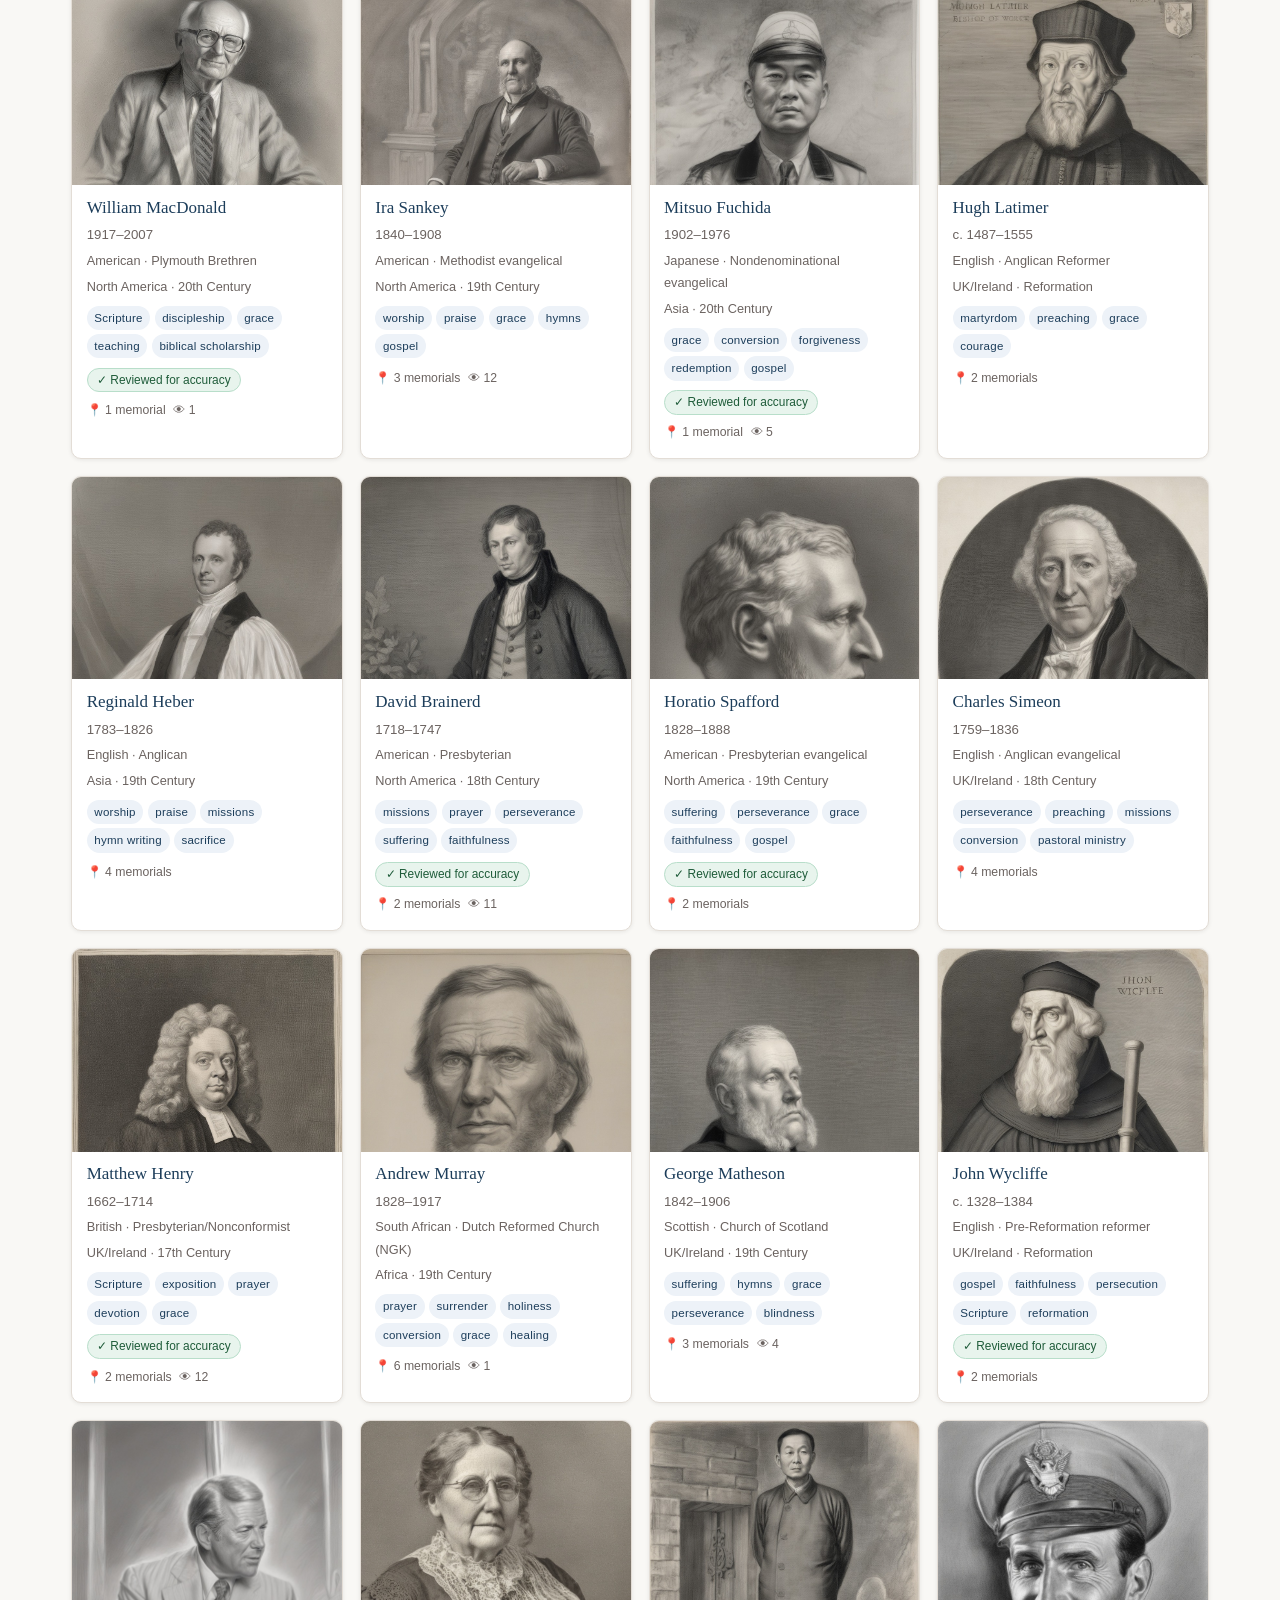
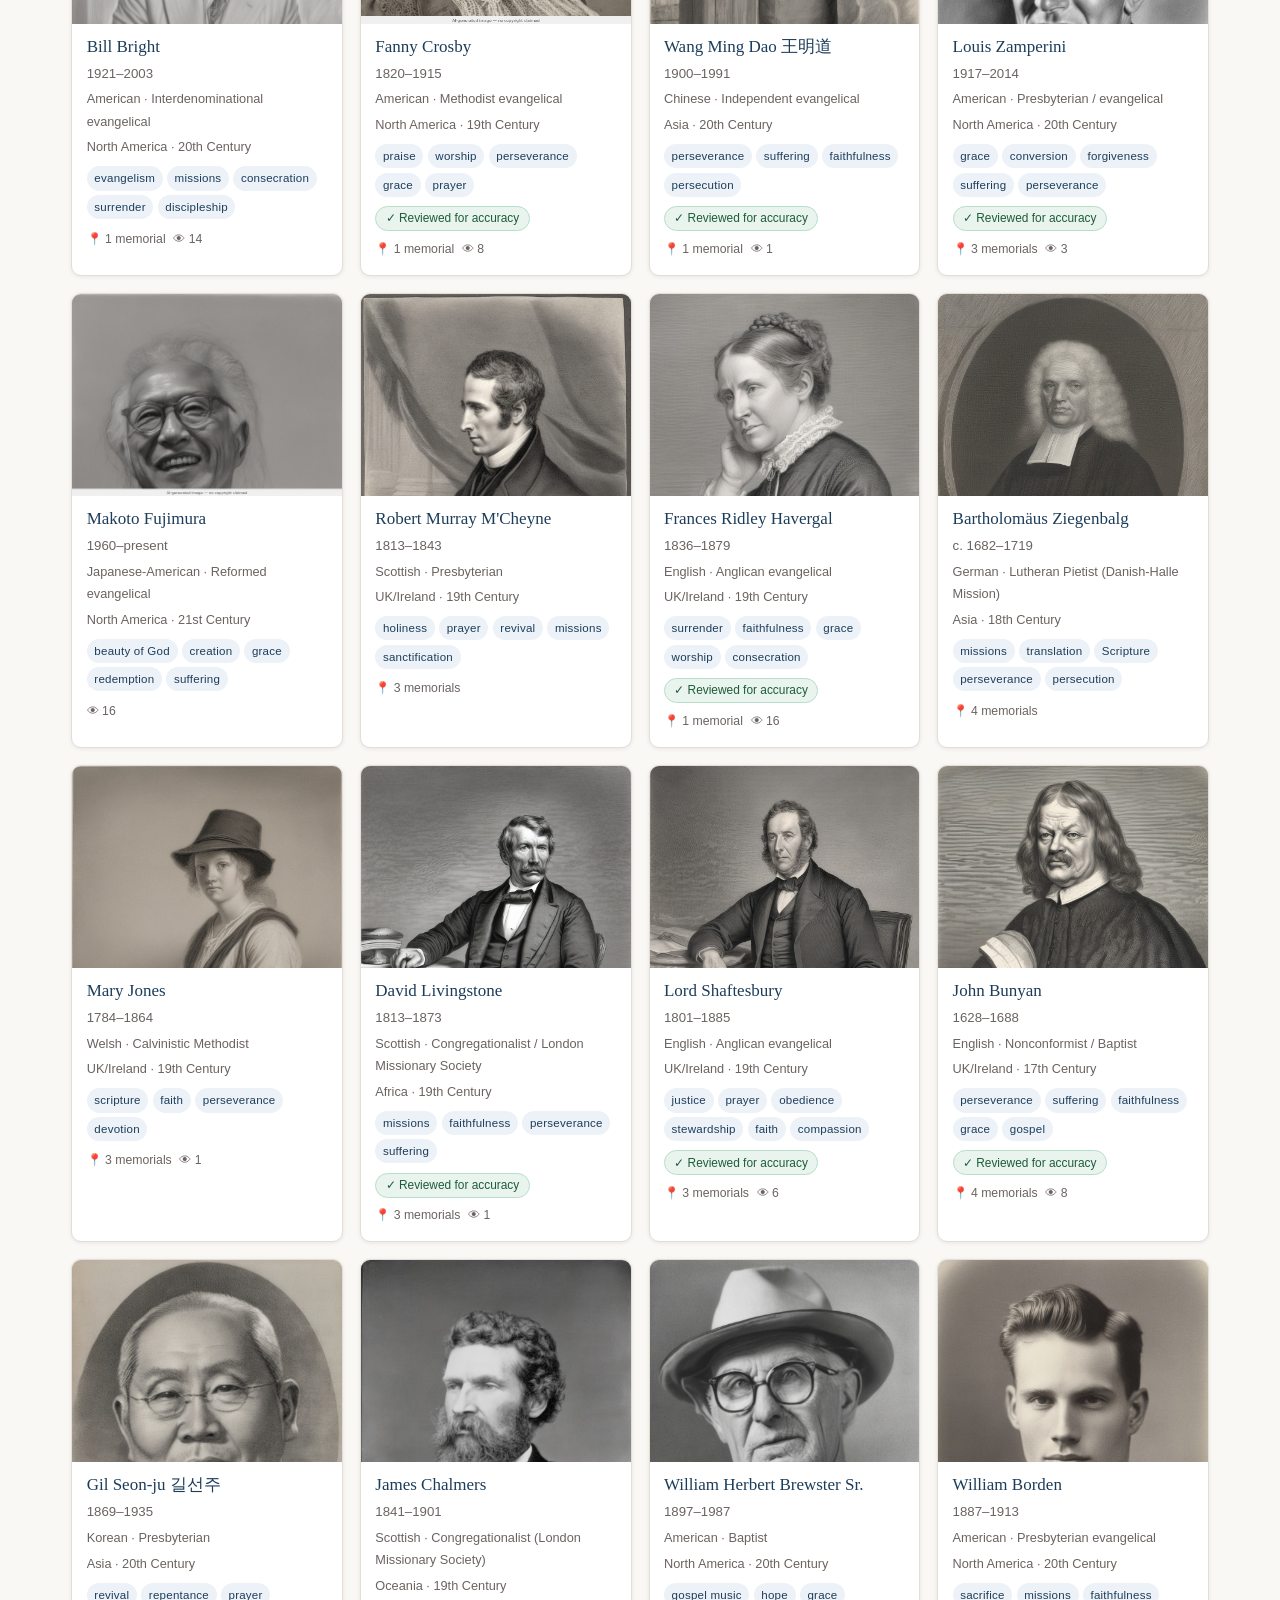
<file: people.html>
<!DOCTYPE html>
<html lang="en">
<head>
  <meta charset="UTF-8">
  <meta name="viewport" content="width=device-width, initial-scale=1.0">
  <meta name="description" content="Browse the full directory of Christians profiled on Lives of Faith — hymn writers, missionaries, martyrs, and faithful believers from every era and region. Search and filter by name, region, era, and topic.">
  <meta name="robots" content="index, follow">
  <meta name="author" content="Lives of Faith">
  <meta name="keywords" content="Christian biography, church history, hymn writers, missionaries, martyrs, reformation, Amazing Grace, William Wilberforce, John Newton, Dietrich Bonhoeffer, Hudson Taylor, David Livingstone, Amy Carmichael, Fanny Crosby, Wang Ming Dao, Samuel Ajayi Crowther, Sadhu Sundar Singh, John Sung, faith, grace, worship, global church history">
  <title>All People — Lives of Faith</title>
  <link rel="canonical" href="https://livesoffaith.org/people.html">

  <!-- Open Graph -->
  <meta property="og:type" content="website">
  <meta property="og:url" content="https://livesoffaith.org/people.html">
  <meta property="og:title" content="All People — Lives of Faith">
  <meta property="og:description" content="Browse the full directory of Christians profiled on Lives of Faith — hymn writers, missionaries, martyrs, and faithful believers from every era and region.">
  <meta property="og:site_name" content="Lives of Faith">
  <meta property="og:image" content="https://livesoffaith.org/images/logos/livesoffaith_logo_1024.png">
  <meta property="og:image:width" content="1024">
  <meta property="og:image:height" content="1024">

  <!-- Twitter Card -->
  <meta name="twitter:card" content="summary_large_image">
  <meta name="twitter:title" content="All People — Lives of Faith">
  <meta name="twitter:description" content="Browse the full directory of Christians profiled on Lives of Faith — search and filter by name, region, era, and topic.">
  <meta name="twitter:image" content="https://livesoffaith.org/images/logos/livesoffaith_logo_1024.png">

  <link rel="icon" type="image/svg+xml" href="favicon.svg">
  <link rel="stylesheet" href="css/style.css">
  <!-- PWA -->
  <link rel="manifest" href="manifest.webmanifest">
  <meta name="theme-color" content="#1c3d5a">
  <link rel="apple-touch-icon" href="apple-touch-icon.png">
  <meta name="apple-mobile-web-app-capable" content="yes">
  <meta name="mobile-web-app-capable" content="yes">
  <meta name="apple-mobile-web-app-status-bar-style" content="default">
  <meta name="apple-mobile-web-app-title" content="Lives of Faith">
  <script src="js/pwa.js" defer></script>

  <script type="application/ld+json">
  {
    "@context": "https://schema.org",
    "@type": "CollectionPage",
    "url": "https://livesoffaith.org/people.html",
    "name": "All People — Lives of Faith",
    "description": "The full directory of Christians profiled on Lives of Faith, searchable and filterable by name, region, era, and topic.",
    "isPartOf": {
      "@type": "WebSite",
      "name": "Lives of Faith",
      "url": "https://livesoffaith.org/"
    },
    "inLanguage": "en"
  }
  </script>
  <!-- Google Analytics — gated behind cookie consent, see js/consent.js -->
  <script src="js/consent.js"></script>
</head>
<body>

  <header class="site-header">
    <div class="container">
      <div class="site-header__inner">
        <a href="/" class="site-title" aria-label="Lives of Faith — Home">
          <img src="images/logos/livesoffaith_logo_128.png" alt="" class="site-logo" width="44" height="44">
          <span class="site-title__text">
            <span class="site-title__main">Lives of Faith</span>
            <span class="site-title__sub">Christians Throughout History</span>
          </span>
        </a>
        <nav class="site-nav" aria-label="Site navigation">
          <div class="site-nav-links">
            <a href="index.html">Home</a>
            <a href="people.html" aria-current="page">People</a>
            <a href="hymns.html">Hymns</a>
            <a href="timeline.html">Timeline</a>
            <a href="connections.html">Connections</a>
            <a href="quiz.html">Quiz</a>
            <a href="map.html" class="site-nav-cta">Tour Planner</a>
            <a href="about.html">About</a>
          </div>
          <div class="site-nav-mobile">
            <a href="map.html" class="site-nav-cta">Tour Planner</a>
            <input type="checkbox" id="nav-menu-toggle" class="site-nav-toggle-input sr-only">
            <label for="nav-menu-toggle" class="site-nav-hamburger" aria-label="Open menu">
              <span></span><span></span><span></span>
            </label>
            <div class="site-nav-dropdown">
              <a href="index.html">Home</a>
              <a href="people.html" aria-current="page">People</a>
              <a href="hymns.html">Hymns</a>
              <a href="timeline.html">Timeline</a>
              <a href="connections.html">Connections</a>
              <a href="quiz.html">Quiz</a>
              <a href="map.html">Tour Planner</a>
              <a href="about.html">About</a>
            </div>
          </div>
        </nav>
      </div>
    </div>
  </header>

  <main>
    <div class="container">

      <section class="intro" aria-label="Section description">
        <p>Browse the full directory of Christians profiled here — search and filter by name, region, era, and topic.</p>
      </section>

      <noscript>
        <p class="error-message">This directory needs JavaScript to search, filter, and display people. Please enable JavaScript, or browse <a href="sitemap.xml">the sitemap</a> for a plain list of pages.</p>
      </noscript>

      <div class="toolbar-row">
        <div class="results-summary" aria-live="polite">
          <p id="results-count"></p>
        </div>

        <details id="search-filter-details" class="search-filter-toggle">
          <summary class="search-filter-summary">
            <span class="search-filter-summary__icon" aria-hidden="true">🔍</span>
            Search &amp; Filter
          </summary>
          <section class="search-filter" aria-label="Search and filter">
          <div class="search-row">
          <label for="search-input" class="sr-only">Search by name</label>
          <input
            type="search"
            id="search-input"
            class="search-input"
            placeholder="Search by name…"
            autocomplete="off"
            aria-label="Search by name"
          >
        </div>
        <div class="filter-row">
          <label for="filter-region" class="sr-only">Filter by region</label>
          <select id="filter-region" class="filter-select" aria-label="Filter by region">
            <option value="">All Regions</option>
            <option value="UK/Ireland">UK / Ireland</option>
            <option value="North America">North America</option>
            <option value="Africa">Africa</option>
            <option value="Asia">Asia</option>
            <option value="Latin America">Latin America</option>
            <option value="Europe">Europe</option>
            <option value="Oceania">Oceania</option>
          </select>

          <label for="filter-era" class="sr-only">Filter by era</label>
          <select id="filter-era" class="filter-select" aria-label="Filter by era">
            <option value="">All Eras</option>
            <option value="Early Church">Early Church</option>
            <option value="Medieval">Medieval</option>
            <option value="Reformation">Reformation</option>
            <option value="17th Century">17th Century</option>
            <option value="18th Century">18th Century</option>
            <option value="19th Century">19th Century</option>
            <option value="20th Century">20th Century</option>
            <option value="21st Century">21st Century</option>
          </select>

          <label for="filter-topic" class="sr-only">Filter by topic</label>
          <select id="filter-topic" class="filter-select" aria-label="Filter by topic">
            <option value="">All Topics</option>
            <option value="grace">Grace</option>
            <option value="suffering">Suffering</option>
            <option value="perseverance">Perseverance</option>
            <option value="faithfulness">Faithfulness</option>
            <option value="prayer">Prayer</option>
            <option value="cross">Cross</option>
            <option value="resurrection">Resurrection</option>
            <option value="missions">Missions</option>
            <option value="martyrdom">Martyrdom</option>
            <option value="persecution">Persecution</option>
            <option value="redemption">Redemption</option>
            <option value="conversion">Conversion</option>
            <option value="praise">Praise</option>
            <option value="worship">Worship</option>
            <option value="gospel">Gospel</option>
          </select>

          <label for="filter-hymn" class="sr-only">Search by hymn title</label>
          <input
            type="search"
            id="filter-hymn"
            class="filter-input"
            placeholder="Hymn title…"
            autocomplete="off"
            aria-label="Search by hymn title"
          >

          <label for="filter-reviewed" class="sr-only">Filter by review status</label>
          <select id="filter-reviewed" class="filter-select" aria-label="Filter by review status">
            <option value="">All Content</option>
            <option value="reviewed">Reviewed Only</option>
            <option value="unreviewed">Unreviewed Only</option>
          </select>

          <label for="sort-order" class="sr-only">Sort order</label>
          <select id="sort-order" class="filter-select" aria-label="Sort order">
            <option value="popularity">Most Viewed</option>
            <option value="random" selected>Random order</option>
            <option value="name-az">Name A–Z</option>
            <option value="name-za">Name Z–A</option>
            <option value="born-asc">Born (oldest first)</option>
            <option value="born-desc">Born (newest first)</option>
          </select>

          <button id="clear-filters" class="btn btn-secondary" type="button">Clear Filters</button>
        </div>
          </section>
        </details>
      </div>

      <div id="person-grid" class="person-grid" role="list" aria-label="People profiles">
        <div class="loading">Loading…</div>
      </div>

    </div>
  </main>

  <footer class="site-footer">
    <div class="container">
      <p>Lives of Faith — Christ-centred biographies for worship and teaching.</p>
      <p>All biographical content and images are AI-generated. <a href="about.html">Read about our methodology</a> and human review process.</p>
      <p class="footer-social"><a href="https://www.facebook.com/profile.php?id=61591251525310" aria-label="Follow us on Facebook"><svg viewBox="0 0 24 24" xmlns="http://www.w3.org/2000/svg"><path d="M22 12.06C22 6.51 17.52 2 12 2S2 6.51 2 12.06c0 5 3.66 9.15 8.44 9.94v-7.03H7.9v-2.91h2.54V9.85c0-2.5 1.49-3.89 3.77-3.89 1.09 0 2.24.2 2.24.2v2.46h-1.26c-1.24 0-1.63.77-1.63 1.56v1.88h2.78l-.44 2.91h-2.34V22c4.78-.79 8.44-4.94 8.44-9.94z"/></svg></a></p>
    </div>
  </footer>

  <script src="js/app.js"></script>
</body>
</html>
</file>
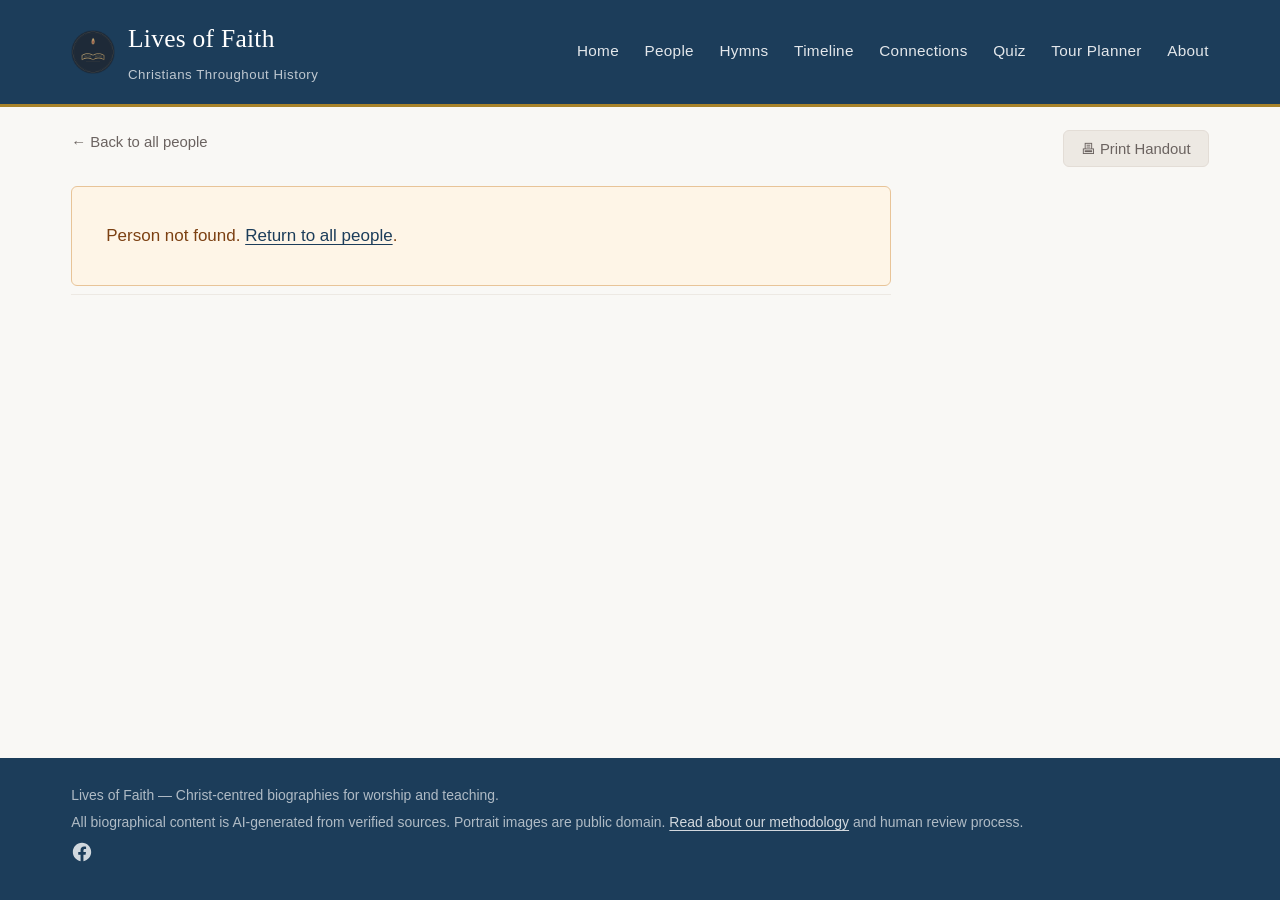
<file: person.html>
<!DOCTYPE html>
<html lang="en">
<head>
  <meta charset="UTF-8">
  <meta name="viewport" content="width=device-width, initial-scale=1.0">
  <meta name="description" content="Christ-centred biography from Lives of Faith — for worship leaders, Bible teachers, and families.">
  <meta name="robots" content="index, follow">
  <meta name="author" content="Lives of Faith">
  <meta name="keywords" content="" id="meta-keywords">
  <title>Lives of Faith</title>
  <link rel="canonical" href="https://livesoffaith.org/person.html" id="canonical-link">

  <!-- Open Graph (updated dynamically per person by app.js) -->
  <meta property="og:type" content="article">
  <meta property="og:url" content="https://livesoffaith.org/person.html" id="og-url">
  <meta property="og:title" content="Lives of Faith" id="og-title">
  <meta property="og:description" content="Christ-centred biography from Lives of Faith — for worship leaders, Bible teachers, and families." id="og-description">
  <meta property="og:image" content="" id="og-image">
  <meta property="og:image:alt" content="" id="og-image-alt">
  <meta property="og:image:width" content="800">
  <meta property="og:image:height" content="800">
  <meta property="og:site_name" content="Lives of Faith">
  <meta property="article:section" content="" id="article-section">

  <!-- Twitter Card (updated dynamically per person by app.js) -->
  <meta name="twitter:card" content="summary_large_image">
  <meta name="twitter:title" content="Lives of Faith" id="twitter-title">
  <meta name="twitter:description" content="Christ-centred biography from Lives of Faith." id="twitter-description">
  <meta name="twitter:image" content="" id="twitter-image">
  <meta name="twitter:image:alt" content="" id="twitter-image-alt">

  <link rel="icon" type="image/svg+xml" href="favicon.svg">
  <link rel="stylesheet" href="css/style.css">
  <!-- PWA -->
  <link rel="manifest" href="manifest.webmanifest">
  <meta name="theme-color" content="#1c3d5a">
  <link rel="apple-touch-icon" href="apple-touch-icon.png">
  <meta name="apple-mobile-web-app-capable" content="yes">
  <meta name="mobile-web-app-capable" content="yes">
  <meta name="apple-mobile-web-app-status-bar-style" content="default">
  <meta name="apple-mobile-web-app-title" content="Lives of Faith">
  <script src="js/pwa.js" defer></script>

  <!-- Google Analytics — gated behind cookie consent, see js/consent.js.
       send_page_view disabled: app.js fires the page_view manually once
       the person record loads, so it can attach a stable person_id parameter
       for reliable per-person view counts (see injectPersonSeo in app.js). -->
  <script>window.LAF_GA_CONFIG = { send_page_view: false };</script>
  <script src="js/consent.js"></script>
</head>
<body>

  <header class="site-header no-print">
    <div class="container">
      <div class="site-header__inner">
        <a href="/" class="site-title" aria-label="Lives of Faith — Home">
          <img src="images/logos/livesoffaith_logo_128.png" alt="" class="site-logo" width="44" height="44">
          <span class="site-title__text">
            <span class="site-title__main">Lives of Faith</span>
            <span class="site-title__sub">Christians Throughout History</span>
          </span>
        </a>
        <nav class="site-nav" aria-label="Site navigation">
          <div class="site-nav-links">
            <a href="index.html">Home</a>
            <a href="people.html">People</a>
            <a href="hymns.html">Hymns</a>
            <a href="timeline.html">Timeline</a>
            <a href="connections.html">Connections</a>
            <a href="quiz.html">Quiz</a>
            <a href="map.html" class="site-nav-cta">Tour Planner</a>
            <a href="about.html">About</a>
          </div>
          <div class="site-nav-mobile">
            <a href="map.html" class="site-nav-cta">Tour Planner</a>
            <input type="checkbox" id="nav-menu-toggle" class="site-nav-toggle-input sr-only">
            <label for="nav-menu-toggle" class="site-nav-hamburger" aria-label="Open menu">
              <span></span><span></span><span></span>
            </label>
            <div class="site-nav-dropdown">
              <a href="index.html">Home</a>
              <a href="people.html">People</a>
              <a href="hymns.html">Hymns</a>
              <a href="timeline.html">Timeline</a>
              <a href="connections.html">Connections</a>
              <a href="quiz.html">Quiz</a>
              <a href="map.html">Tour Planner</a>
              <a href="about.html">About</a>
            </div>
          </div>
        </nav>
      </div>
    </div>
  </header>

  <main>
    <div class="container">

      <div class="person-page-actions no-print">
        <a href="people.html" class="back-link">&#8592; Back to all people</a>
        <button class="btn btn-secondary btn-print" onclick="window.print()">&#128438; Print Handout</button>
      </div>

      <nav class="person-nav no-print" aria-label="Person navigation"></nav>

      <div id="person-content" class="person-page" role="main">
        <div class="loading">Loading…</div>
      </div>

      <nav class="person-nav person-nav--bottom no-print" aria-label="Person navigation"></nav>

    </div>
  </main>

  <p id="book-tooltip" class="timeline-tooltip book-tooltip" role="tooltip" hidden></p>

  <footer class="site-footer no-print">
    <div class="container">
      <p>Lives of Faith — Christ-centred biographies for worship and teaching.</p>
      <p>All biographical content is AI-generated from verified sources. Portrait images are public domain. <a href="about.html">Read about our methodology</a> and human review process.</p>
      <p class="footer-social"><a href="https://www.facebook.com/profile.php?id=61591251525310" aria-label="Follow us on Facebook"><svg viewBox="0 0 24 24" xmlns="http://www.w3.org/2000/svg"><path d="M22 12.06C22 6.51 17.52 2 12 2S2 6.51 2 12.06c0 5 3.66 9.15 8.44 9.94v-7.03H7.9v-2.91h2.54V9.85c0-2.5 1.49-3.89 3.77-3.89 1.09 0 2.24.2 2.24.2v2.46h-1.26c-1.24 0-1.63.77-1.63 1.56v1.88h2.78l-.44 2.91h-2.34V22c4.78-.79 8.44-4.94 8.44-9.94z"/></svg></a></p>
    </div>
  </footer>

  <script src="js/app.js"></script>
</body>
</html>
</file>
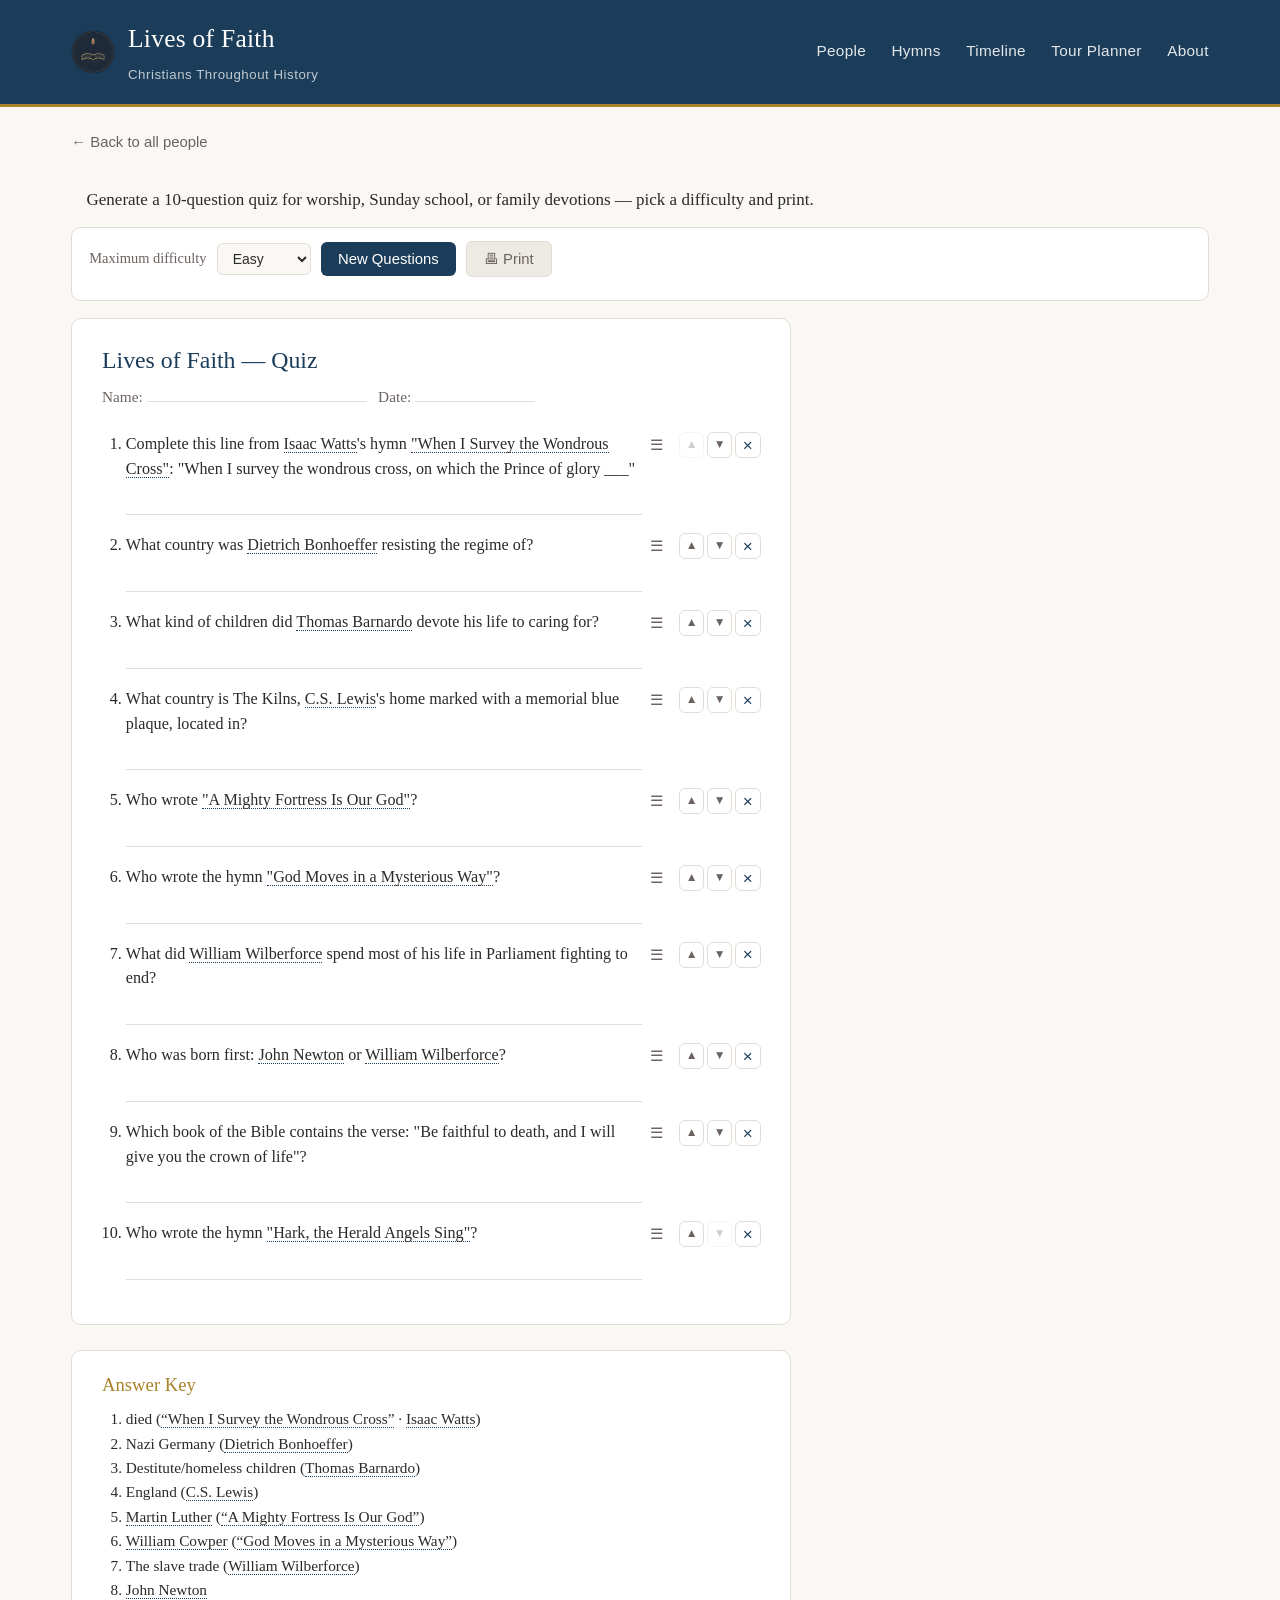
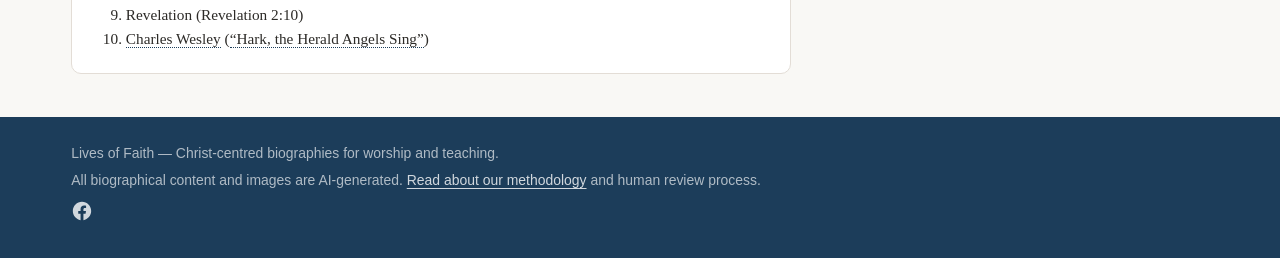
<file: quiz-print.html>
<!DOCTYPE html>
<html lang="en">
<head>
  <meta charset="UTF-8">
  <meta name="viewport" content="width=device-width, initial-scale=1.0">
  <meta name="description" content="Generate and print a 10-question quiz about Christians throughout history — pick a difficulty level for worship, Sunday school, or family use.">
  <meta name="robots" content="index, follow">
  <meta name="author" content="Lives of Faith">
  <title>Printable Quiz — Lives of Faith</title>
  <link rel="canonical" href="https://livesoffaith.org/quiz-print.html">

  <!-- Open Graph -->
  <meta property="og:type" content="website">
  <meta property="og:url" content="https://livesoffaith.org/quiz-print.html">
  <meta property="og:title" content="Printable Quiz — Lives of Faith">
  <meta property="og:description" content="Generate and print a 10-question quiz about Christians throughout history — pick a difficulty level for worship, Sunday school, or family use.">
  <meta property="og:site_name" content="Lives of Faith">
  <meta property="og:image" content="https://livesoffaith.org/images/logos/livesoffaith_logo_1024.png">
  <meta property="og:image:width" content="1024">
  <meta property="og:image:height" content="1024">

  <!-- Twitter Card -->
  <meta name="twitter:card" content="summary_large_image">
  <meta name="twitter:title" content="Printable Quiz — Lives of Faith">
  <meta name="twitter:description" content="Generate and print a 10-question quiz about Christians throughout history.">
  <meta name="twitter:image" content="https://livesoffaith.org/images/logos/livesoffaith_logo_1024.png">

  <link rel="icon" type="image/svg+xml" href="favicon.svg">
  <link rel="stylesheet" href="css/style.css">

  <!-- Google Analytics — gated behind cookie consent, see js/consent.js -->
  <script src="js/consent.js"></script>
</head>
<body>

  <header class="site-header no-print">
    <div class="container">
      <div class="site-header__inner">
        <a href="/" class="site-title" aria-label="Lives of Faith — Home">
          <img src="images/logos/livesoffaith_logo_128.png" alt="" class="site-logo" width="44" height="44">
          <span class="site-title__text">
            <span class="site-title__main">Lives of Faith</span>
            <span class="site-title__sub">Christians Throughout History</span>
          </span>
        </a>
        <nav class="site-nav" aria-label="Site navigation">
          <div class="site-nav-links">
            <a href="index.html">People</a>
            <a href="hymns.html">Hymns</a>
            <a href="timeline.html">Timeline</a>
            <a href="map.html" class="site-nav-cta">Tour Planner</a>
            <a href="about.html">About</a>
          </div>
          <div class="site-nav-mobile">
            <a href="map.html" class="site-nav-cta">Tour Planner</a>
            <input type="checkbox" id="nav-menu-toggle" class="site-nav-toggle-input sr-only">
            <label for="nav-menu-toggle" class="site-nav-hamburger" aria-label="Open menu">
              <span></span><span></span><span></span>
            </label>
            <div class="site-nav-dropdown">
              <a href="index.html">People</a>
              <a href="hymns.html">Hymns</a>
              <a href="timeline.html">Timeline</a>
              <a href="map.html">Tour Planner</a>
              <a href="about.html">About</a>
            </div>
          </div>
        </nav>
      </div>
    </div>
  </header>

  <main>
    <div class="container">

      <a href="index.html" class="back-link no-print">&#8592; Back to all people</a>

      <section class="intro no-print" aria-label="Printable quiz description">
        <p>Generate a 10-question quiz for worship, Sunday school, or family devotions — pick a difficulty and print.</p>
      </section>

      <section class="quiz-print-controls no-print" aria-label="Quiz options">
        <label for="quiz-print-difficulty">Maximum difficulty</label>
        <select id="quiz-print-difficulty" class="filter-select">
          <option value="1">Easy</option>
          <option value="3" selected>Medium</option>
          <option value="5">Hard</option>
        </select>
        <button type="button" id="quiz-print-generate" class="btn btn-primary">New Questions</button>
        <button type="button" id="quiz-print-btn" class="btn btn-secondary" onclick="window.print()">&#128438; Print</button>
        <p id="quiz-print-status" class="quiz-print-status" aria-live="polite"></p>
      </section>

      <section class="quiz-print-sheet" aria-label="Quiz questions">
        <h1 class="quiz-print-title">Lives of Faith — Quiz</h1>
        <p class="quiz-print-fields">Name: <span class="quiz-print-blank"></span> &nbsp; Date: <span class="quiz-print-blank quiz-print-blank--short"></span></p>
        <ol id="quiz-print-questions" class="quiz-print-questions"></ol>
      </section>

      <section class="quiz-print-answers" aria-label="Answer key">
        <h2 class="quiz-print-answers-title">Answer Key</h2>
        <ol id="quiz-print-answer-list" class="quiz-print-answer-list"></ol>
      </section>

    </div>
  </main>

  <footer class="site-footer no-print">
    <div class="container">
      <p>Lives of Faith — Christ-centred biographies for worship and teaching.</p>
      <p>All biographical content and images are AI-generated. <a href="about.html">Read about our methodology</a> and human review process.</p>
      <p class="footer-social"><a href="https://www.facebook.com/profile.php?id=61591251525310" aria-label="Follow us on Facebook"><svg viewBox="0 0 24 24" xmlns="http://www.w3.org/2000/svg"><path d="M22 12.06C22 6.51 17.52 2 12 2S2 6.51 2 12.06c0 5 3.66 9.15 8.44 9.94v-7.03H7.9v-2.91h2.54V9.85c0-2.5 1.49-3.89 3.77-3.89 1.09 0 2.24.2 2.24.2v2.46h-1.26c-1.24 0-1.63.77-1.63 1.56v1.88h2.78l-.44 2.91h-2.34V22c4.78-.79 8.44-4.94 8.44-9.94z"/></svg></a></p>
    </div>
  </footer>

  <script src="js/app.js"></script>
</body>
</html>
</file>
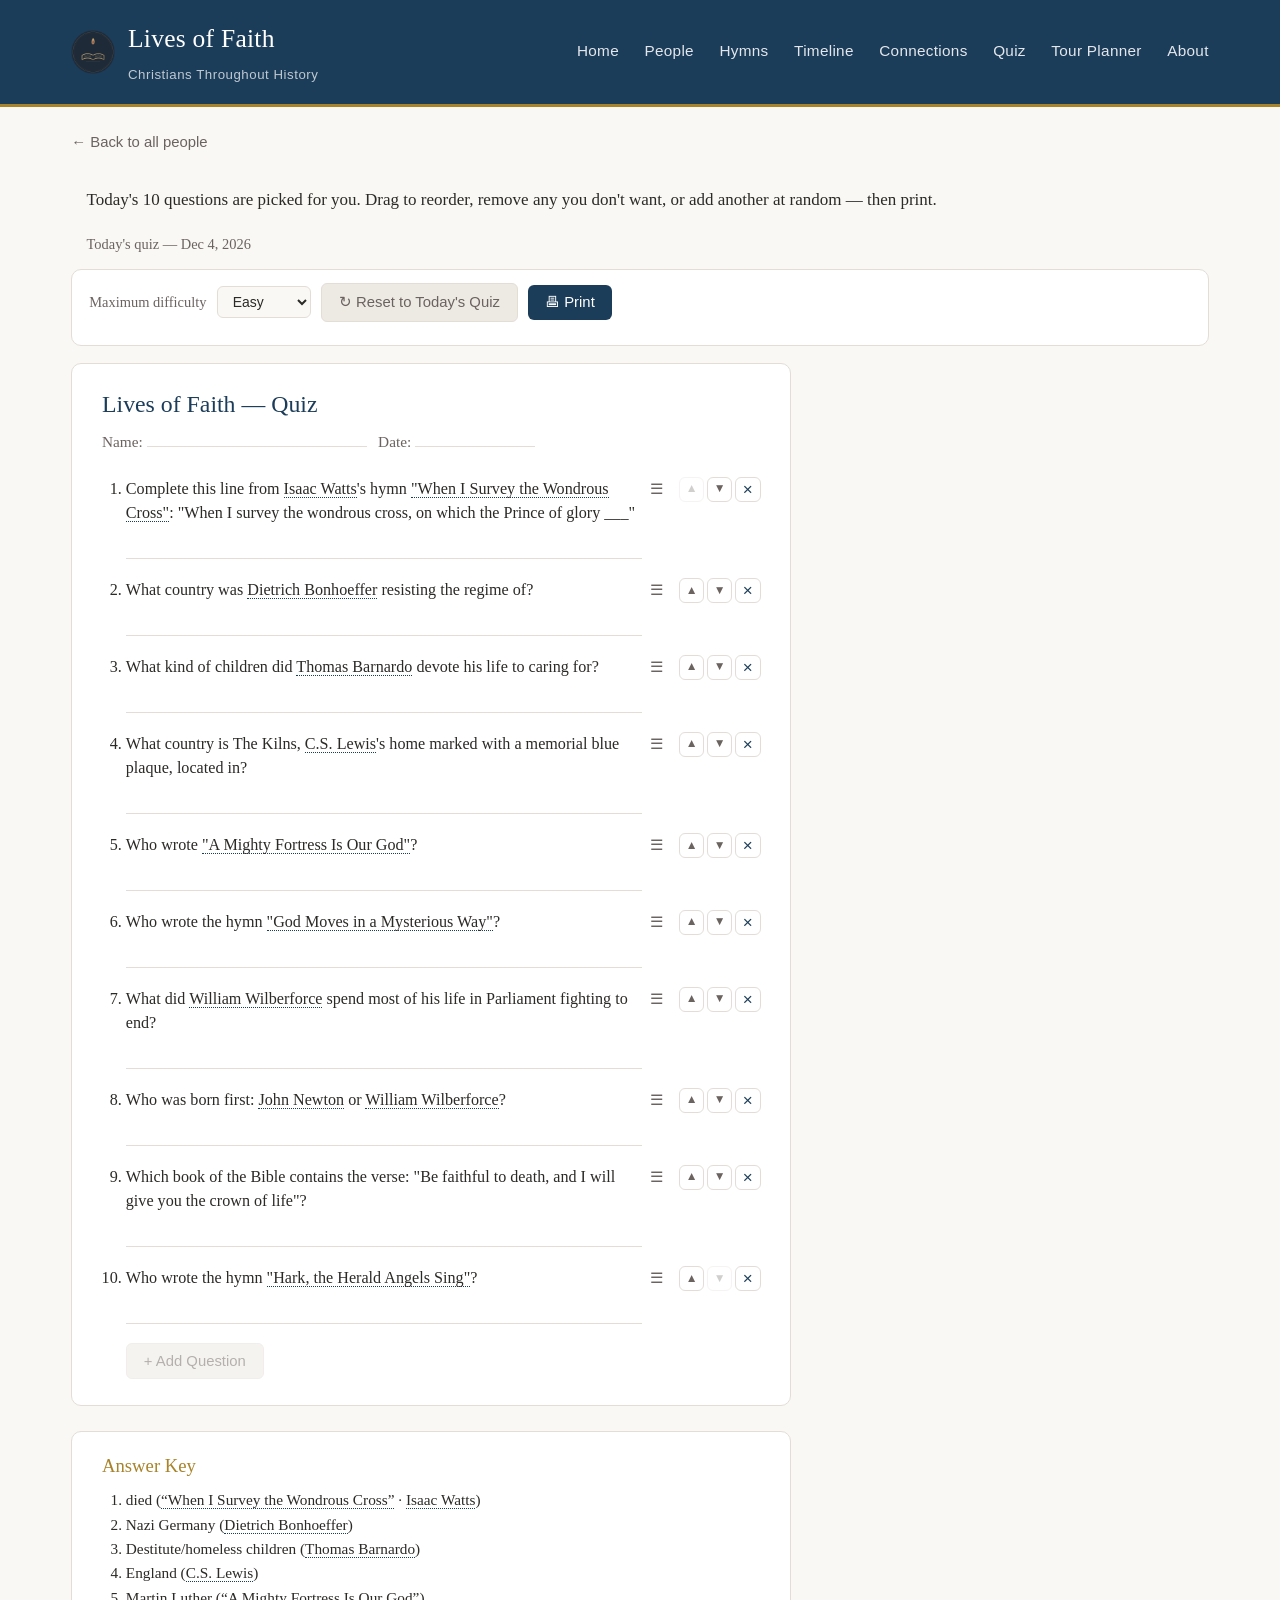
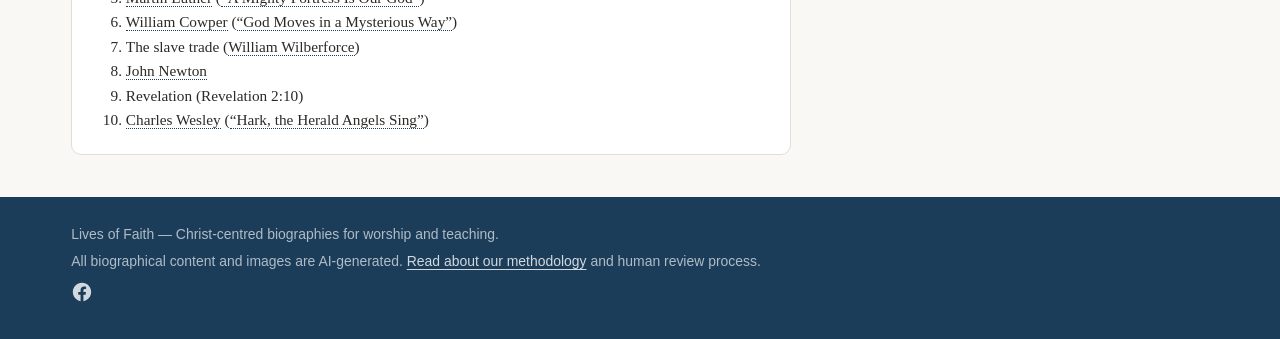
<file: quiz.html>
<!DOCTYPE html>
<html lang="en">
<head>
  <meta charset="UTF-8">
  <meta name="viewport" content="width=device-width, initial-scale=1.0">
  <meta name="description" content="Build and print a quiz about Christians throughout history — today's 10 questions are picked for you, or reorder, remove, and add your own for worship, Sunday school, or family use.">
  <meta name="robots" content="index, follow">
  <meta name="author" content="Lives of Faith">
  <title>Quiz — Lives of Faith</title>
  <link rel="canonical" href="https://livesoffaith.org/quiz.html">

  <!-- Open Graph -->
  <meta property="og:type" content="website">
  <meta property="og:url" content="https://livesoffaith.org/quiz.html">
  <meta property="og:title" content="Quiz — Lives of Faith">
  <meta property="og:description" content="Today's 10 questions are picked for you — reorder, remove, and add your own, then print for worship, Sunday school, or family use.">
  <meta property="og:site_name" content="Lives of Faith">
  <meta property="og:image" content="https://livesoffaith.org/images/logos/livesoffaith_logo_1024.png">
  <meta property="og:image:width" content="1024">
  <meta property="og:image:height" content="1024">

  <!-- Twitter Card -->
  <meta name="twitter:card" content="summary_large_image">
  <meta name="twitter:title" content="Quiz — Lives of Faith">
  <meta name="twitter:description" content="Today's 10 questions are picked for you — reorder, remove, and add your own, then print.">
  <meta name="twitter:image" content="https://livesoffaith.org/images/logos/livesoffaith_logo_1024.png">

  <link rel="icon" type="image/svg+xml" href="favicon.svg">
  <link rel="stylesheet" href="css/style.css">
  <!-- PWA -->
  <link rel="manifest" href="manifest.webmanifest">
  <meta name="theme-color" content="#1c3d5a">
  <link rel="apple-touch-icon" href="apple-touch-icon.png">
  <meta name="apple-mobile-web-app-capable" content="yes">
  <meta name="mobile-web-app-capable" content="yes">
  <meta name="apple-mobile-web-app-status-bar-style" content="default">
  <meta name="apple-mobile-web-app-title" content="Lives of Faith">
  <script src="js/pwa.js" defer></script>

  <!-- Google Analytics — gated behind cookie consent, see js/consent.js -->
  <script src="js/consent.js"></script>
</head>
<body>

  <header class="site-header no-print">
    <div class="container">
      <div class="site-header__inner">
        <a href="/" class="site-title" aria-label="Lives of Faith — Home">
          <img src="images/logos/livesoffaith_logo_128.png" alt="" class="site-logo" width="44" height="44">
          <span class="site-title__text">
            <span class="site-title__main">Lives of Faith</span>
            <span class="site-title__sub">Christians Throughout History</span>
          </span>
        </a>
        <nav class="site-nav" aria-label="Site navigation">
          <div class="site-nav-links">
            <a href="index.html">Home</a>
            <a href="people.html">People</a>
            <a href="hymns.html">Hymns</a>
            <a href="timeline.html">Timeline</a>
            <a href="connections.html">Connections</a>
            <a href="quiz.html" aria-current="page">Quiz</a>
            <a href="map.html" class="site-nav-cta">Tour Planner</a>
            <a href="about.html">About</a>
          </div>
          <div class="site-nav-mobile">
            <a href="map.html" class="site-nav-cta">Tour Planner</a>
            <input type="checkbox" id="nav-menu-toggle" class="site-nav-toggle-input sr-only">
            <label for="nav-menu-toggle" class="site-nav-hamburger" aria-label="Open menu">
              <span></span><span></span><span></span>
            </label>
            <div class="site-nav-dropdown">
              <a href="index.html">Home</a>
              <a href="people.html">People</a>
              <a href="hymns.html">Hymns</a>
              <a href="timeline.html">Timeline</a>
              <a href="connections.html">Connections</a>
              <a href="quiz.html" aria-current="page">Quiz</a>
              <a href="map.html">Tour Planner</a>
              <a href="about.html">About</a>
            </div>
          </div>
        </nav>
      </div>
    </div>
  </header>

  <main>
    <div class="container">

      <a href="people.html" class="back-link no-print">&#8592; Back to all people</a>

      <section class="intro no-print" aria-label="Quiz description">
        <p>Today's 10 questions are picked for you. Drag to reorder, remove any you don't want, or add another at random — then print.</p>
        <p class="quiz-date" id="quiz-date"></p>
      </section>

      <section class="quiz-print-controls no-print" aria-label="Quiz options">
        <label for="quiz-print-difficulty">Maximum difficulty</label>
        <select id="quiz-print-difficulty" class="filter-select">
          <option value="1" selected>Easy</option>
          <option value="3">Medium</option>
          <option value="5">Hard</option>
        </select>
        <button type="button" id="quiz-print-reset" class="btn btn-secondary">&#8635; Reset to Today's Quiz</button>
        <button type="button" id="quiz-print-btn" class="btn btn-primary" onclick="window.print()">&#128438; Print</button>
        <p id="quiz-print-status" class="quiz-print-status" aria-live="polite"></p>
      </section>

      <section class="quiz-print-sheet" aria-label="Quiz questions">
        <h1 class="quiz-print-title">Lives of Faith — Quiz</h1>
        <p class="quiz-print-fields">Name: <span class="quiz-print-blank"></span> &nbsp; Date: <span class="quiz-print-blank quiz-print-blank--short"></span></p>
        <ol id="quiz-print-questions" class="quiz-print-questions"></ol>
        <div class="quiz-print-add-row no-print">
          <button type="button" id="quiz-print-add" class="btn btn-secondary">&#43; Add Question</button>
        </div>
      </section>

      <section class="quiz-print-answers" aria-label="Answer key">
        <h2 class="quiz-print-answers-title">Answer Key</h2>
        <ol id="quiz-print-answer-list" class="quiz-print-answer-list"></ol>
      </section>

    </div>
  </main>

  <footer class="site-footer no-print">
    <div class="container">
      <p>Lives of Faith — Christ-centred biographies for worship and teaching.</p>
      <p>All biographical content and images are AI-generated. <a href="about.html">Read about our methodology</a> and human review process.</p>
      <p class="footer-social"><a href="https://www.facebook.com/profile.php?id=61591251525310" aria-label="Follow us on Facebook"><svg viewBox="0 0 24 24" xmlns="http://www.w3.org/2000/svg"><path d="M22 12.06C22 6.51 17.52 2 12 2S2 6.51 2 12.06c0 5 3.66 9.15 8.44 9.94v-7.03H7.9v-2.91h2.54V9.85c0-2.5 1.49-3.89 3.77-3.89 1.09 0 2.24.2 2.24.2v2.46h-1.26c-1.24 0-1.63.77-1.63 1.56v1.88h2.78l-.44 2.91h-2.34V22c4.78-.79 8.44-4.94 8.44-9.94z"/></svg></a></p>
    </div>
  </footer>

  <script src="js/app.js"></script>
</body>
</html>
</file>
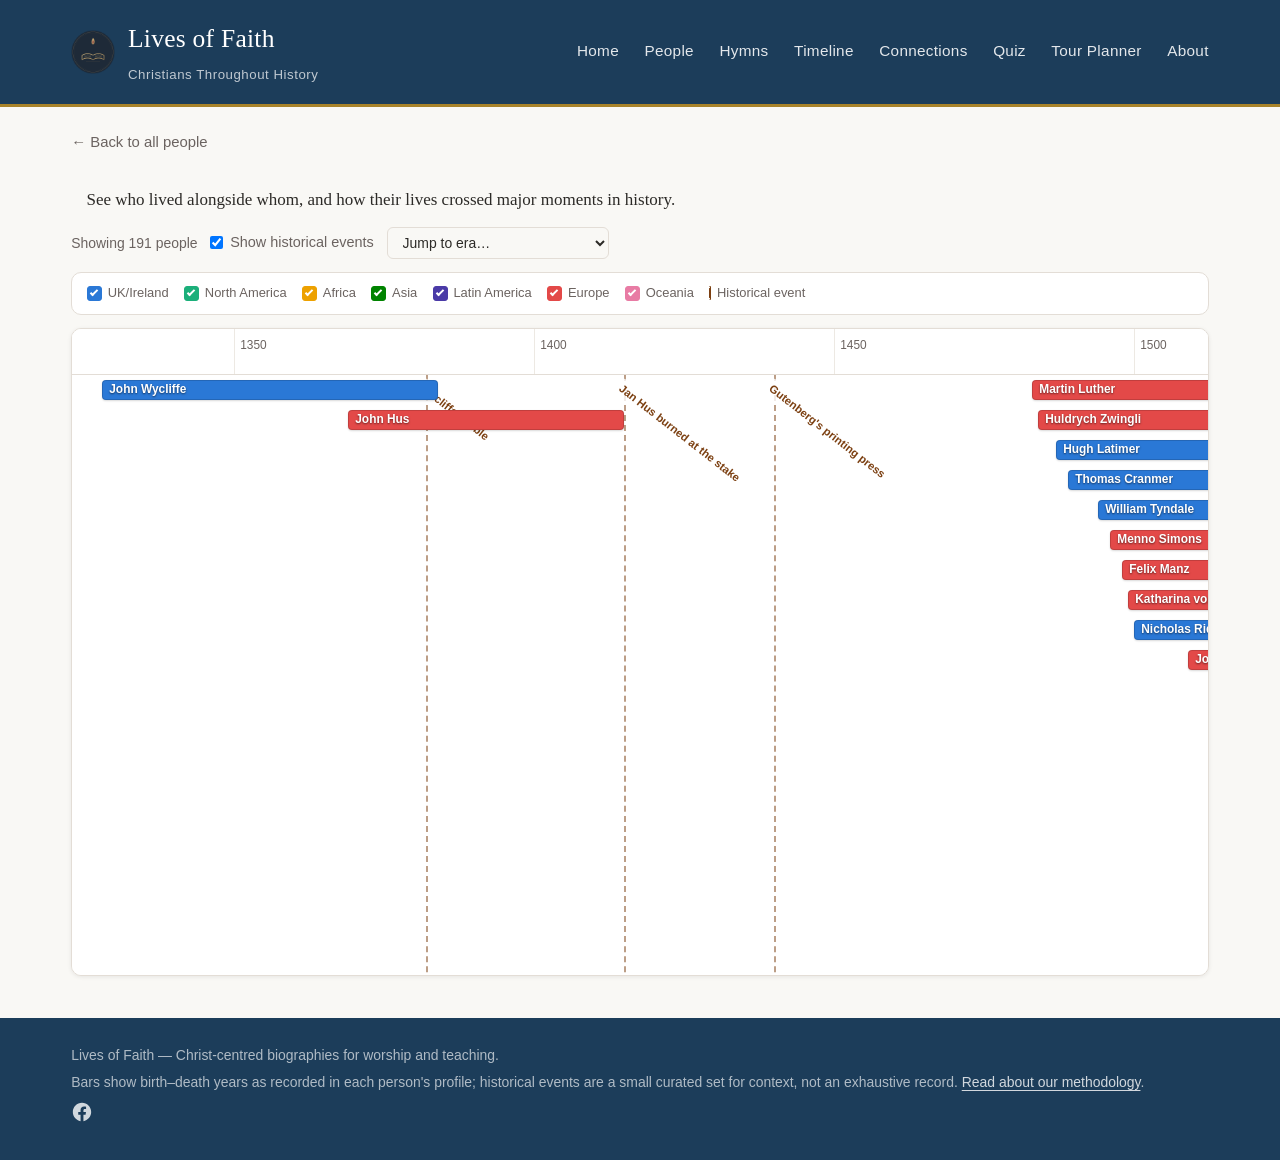
<file: timeline.html>
<!DOCTYPE html>
<html lang="en">
<head>
  <meta charset="UTF-8">
  <meta name="viewport" content="width=device-width, initial-scale=1.0">
  <meta name="description" content="An interactive timeline comparing the lifespans of Christians profiled on Lives of Faith — see who lived alongside whom, set against major events in church and world history.">
  <meta name="robots" content="index, follow">
  <meta name="author" content="Lives of Faith">
  <title>Timeline — Lives of Faith</title>
  <link rel="canonical" href="https://livesoffaith.org/timeline.html">

  <!-- Open Graph -->
  <meta property="og:type" content="website">
  <meta property="og:url" content="https://livesoffaith.org/timeline.html">
  <meta property="og:title" content="Timeline — Lives of Faith">
  <meta property="og:description" content="Compare the lifespans of Christians throughout history and see how their lives intersected major events in church and world history.">
  <meta property="og:site_name" content="Lives of Faith">
  <meta property="og:image" content="https://livesoffaith.org/images/logos/livesoffaith_logo_1024.png">
  <meta property="og:image:width" content="1024">
  <meta property="og:image:height" content="1024">

  <!-- Twitter Card -->
  <meta name="twitter:card" content="summary_large_image">
  <meta name="twitter:title" content="Timeline — Lives of Faith">
  <meta name="twitter:description" content="Compare lifespans across church history — see who lived alongside whom.">
  <meta name="twitter:image" content="https://livesoffaith.org/images/logos/livesoffaith_logo_1024.png">

  <link rel="icon" type="image/svg+xml" href="favicon.svg">
  <link rel="stylesheet" href="css/style.css">
  <!-- PWA -->
  <link rel="manifest" href="manifest.webmanifest">
  <meta name="theme-color" content="#1c3d5a">
  <link rel="apple-touch-icon" href="apple-touch-icon.png">
  <meta name="apple-mobile-web-app-capable" content="yes">
  <meta name="mobile-web-app-capable" content="yes">
  <meta name="apple-mobile-web-app-status-bar-style" content="default">
  <meta name="apple-mobile-web-app-title" content="Lives of Faith">
  <script src="js/pwa.js" defer></script>

  <script type="application/ld+json">
  {
    "@context": "https://schema.org",
    "@type": "CollectionPage",
    "url": "https://livesoffaith.org/timeline.html",
    "name": "Timeline — Lives of Faith",
    "description": "An interactive timeline comparing the lifespans of Christians profiled on Lives of Faith, set against major events in church and world history.",
    "isPartOf": {
      "@type": "WebSite",
      "name": "Lives of Faith",
      "url": "https://livesoffaith.org/"
    },
    "inLanguage": "en"
  }
  </script>

  <!-- Google Analytics — gated behind cookie consent, see js/consent.js -->
  <script src="js/consent.js"></script>
</head>
<body>

  <header class="site-header">
    <div class="container">
      <div class="site-header__inner">
        <a href="/" class="site-title" aria-label="Lives of Faith — Home">
          <img src="images/logos/livesoffaith_logo_128.png" alt="" class="site-logo" width="44" height="44">
          <span class="site-title__text">
            <span class="site-title__main">Lives of Faith</span>
            <span class="site-title__sub">Christians Throughout History</span>
          </span>
        </a>
        <nav class="site-nav" aria-label="Site navigation">
          <div class="site-nav-links">
            <a href="index.html">Home</a>
            <a href="people.html">People</a>
            <a href="hymns.html">Hymns</a>
            <a href="timeline.html" aria-current="page">Timeline</a>
            <a href="connections.html">Connections</a>
            <a href="quiz.html">Quiz</a>
            <a href="map.html" class="site-nav-cta">Tour Planner</a>
            <a href="about.html">About</a>
          </div>
          <div class="site-nav-mobile">
            <a href="map.html" class="site-nav-cta">Tour Planner</a>
            <input type="checkbox" id="nav-menu-toggle" class="site-nav-toggle-input sr-only">
            <label for="nav-menu-toggle" class="site-nav-hamburger" aria-label="Open menu">
              <span></span><span></span><span></span>
            </label>
            <div class="site-nav-dropdown">
              <a href="index.html">Home</a>
              <a href="people.html">People</a>
              <a href="hymns.html">Hymns</a>
              <a href="timeline.html" aria-current="page">Timeline</a>
              <a href="connections.html">Connections</a>
              <a href="quiz.html">Quiz</a>
              <a href="map.html">Tour Planner</a>
              <a href="about.html">About</a>
            </div>
          </div>
        </nav>
      </div>
    </div>
  </header>

  <main>
    <div class="container">

      <a href="people.html" class="back-link">&#8592; Back to all people</a>

      <section class="intro" aria-label="Timeline description">
        <p>See who lived alongside whom, and how their lives crossed major moments in history.</p>
      </section>

      <div class="timeline-toolbar">
        <div class="results-summary" aria-live="polite">
          <p id="timeline-results-count"></p>
        </div>

        <label class="timeline-toggle-label">
          <input type="checkbox" id="tl-show-events" checked>
          Show historical events
        </label>

        <label for="tl-jump-era" class="sr-only">Jump to era</label>
        <select id="tl-jump-era" class="filter-select" aria-label="Jump to era">
          <option value="">Jump to era…</option>
          <option value="1400">Medieval / early Reformation</option>
          <option value="1600">17th Century</option>
          <option value="1700">18th Century</option>
          <option value="1800">19th Century</option>
          <option value="1900">20th Century</option>
          <option value="2000">21st Century</option>
        </select>
      </div>

      <div id="timeline-legend" class="timeline-legend" aria-label="Region color legend"></div>

      <div id="timeline-scroll" class="timeline-scroll" aria-label="Lifespan timeline, scroll horizontally and vertically">
        <div id="timeline-canvas" class="timeline-canvas">
          <p class="timeline-empty">Loading…</p>
        </div>
      </div>

      <p id="timeline-tooltip" class="timeline-tooltip" role="tooltip" hidden></p>

    </div>
  </main>

  <footer class="site-footer">
    <div class="container">
      <p>Lives of Faith — Christ-centred biographies for worship and teaching.</p>
      <p>Bars show birth–death years as recorded in each person's profile; historical events are a small curated set for context, not an exhaustive record. <a href="about.html">Read about our methodology</a>.</p>
      <p class="footer-social"><a href="https://www.facebook.com/profile.php?id=61591251525310" aria-label="Follow us on Facebook"><svg viewBox="0 0 24 24" xmlns="http://www.w3.org/2000/svg"><path d="M22 12.06C22 6.51 17.52 2 12 2S2 6.51 2 12.06c0 5 3.66 9.15 8.44 9.94v-7.03H7.9v-2.91h2.54V9.85c0-2.5 1.49-3.89 3.77-3.89 1.09 0 2.24.2 2.24.2v2.46h-1.26c-1.24 0-1.63.77-1.63 1.56v1.88h2.78l-.44 2.91h-2.34V22c4.78-.79 8.44-4.94 8.44-9.94z"/></svg></a></p>
    </div>
  </footer>

  <script src="js/app.js"></script>
</body>
</html>
</file>
<file: css/style.css>
/* ============================================================
   Lives of Faith — Site Stylesheet
   Design: warm, dignified, readable. Worship-appropriate.
   ============================================================ */

/* --- Reset & Custom Properties ----------------------------- */
*, *::before, *::after {
  box-sizing: border-box;
  margin: 0;
  padding: 0;
}

:root {
  --bg:           #f9f8f5;
  --surface:      #ffffff;
  --border:       #e3ddd6;
  --border-light: #ede9e3;
  --text:         #2c2a27;
  --text-muted:   #6b6360;
  --accent:       #1c3d5a;
  --accent-hover: #25527a;
  --gold:         #a8832a;
  --gold-light:   #f5ecd2;
  --success:      #1f5c3a;
  --success-bg:   #e8f4ed;
  --warning:      #7c4012;
  --warning-bg:   #fef5e7;
  --tag-bg:       #edf2f8;
  --tag-text:     #1c3d5a;
  --shadow:       0 1px 4px rgba(0,0,0,0.08);
  --shadow-md:    0 3px 12px rgba(0,0,0,0.10);
  --radius:       6px;
  --radius-lg:    10px;
}

/* --- Base Typography --------------------------------------- */
html {
  font-size: 17px;
  scroll-behavior: smooth;
}

body {
  font-family: Georgia, 'Times New Roman', serif;
  background: var(--bg);
  color: var(--text);
  line-height: 1.75;
  min-height: 100vh;
  display: flex;
  flex-direction: column;
}

h1, h2, h3, h4 {
  font-family: Georgia, serif;
  font-weight: normal;
  line-height: 1.3;
  color: var(--accent);
}

a {
  color: var(--accent);
  text-decoration: underline;
  text-underline-offset: 3px;
}

a:hover {
  color: var(--accent-hover);
}

p {
  margin-bottom: 1em;
}

p:last-child {
  margin-bottom: 0;
}

/* --- Layout ------------------------------------------------ */
.container {
  max-width: 1180px;
  margin: 0 auto;
  padding: 0 1.25rem;
}

main {
  flex: 1;
  padding: 1rem 0 2.5rem;
}

/* --- Site Header ------------------------------------------- */
.site-header {
  background: var(--accent);
  border-bottom: 3px solid var(--gold);
  padding: 1rem 0;
}

.site-header__inner {
  display: flex;
  align-items: center;
  justify-content: space-between;
  gap: 1rem;
}

.site-title {
  text-decoration: none;
  display: flex;
  align-items: center;
  gap: 0.75rem;
  flex-shrink: 0;
}

.site-logo {
  display: block;
  width: 44px;
  height: 44px;
  flex-shrink: 0;
}

.site-title__text {
  display: flex;
  flex-direction: column;
  gap: 0.1rem;
}

.site-title__main {
  font-family: Georgia, serif;
  font-size: 1.5rem;
  color: #ffffff;
  letter-spacing: 0.01em;
}

.site-title__sub {
  font-size: 0.78rem;
  color: rgba(255,255,255,0.72);
  letter-spacing: 0.04em;
  font-family: -apple-system, BlinkMacSystemFont, 'Segoe UI', Roboto, sans-serif;
}

.site-nav {
  display: flex;
  align-items: center;
}

.site-nav a {
  color: rgba(255,255,255,0.88);
  text-decoration: none;
  font-family: -apple-system, BlinkMacSystemFont, 'Segoe UI', Roboto, sans-serif;
  font-size: 0.9rem;
  letter-spacing: 0.02em;
  padding: 0.25rem 0;
  border-bottom: 1px solid transparent;
  transition: border-color 0.15s;
}

.site-nav a:hover {
  color: #ffffff;
  border-bottom-color: rgba(255,255,255,0.5);
}

/* Desktop: full inline link row (includes the Tour Planner CTA pill
   in place). Hidden on narrow screens in favour of .site-nav-mobile. */
.site-nav-links {
  display: flex;
  align-items: center;
  gap: 1.5rem;
}

/* Mobile: pinned Tour Planner CTA + hamburger revealing every link
   (People / Hymns / Timeline / Tour Planner / About). Hidden on
   desktop — see .site-nav-links above. */
.site-nav-mobile {
  display: none;
  align-items: flex-start;
  position: relative;
}

.site-nav-hamburger {
  display: none;
  flex-direction: column;
  justify-content: center;
  gap: 5px;
  width: 32px;
  height: 32px;
  padding: 6px;
  cursor: pointer;
  border-radius: 8px;
  background: rgba(255,255,255,0.1);
  transition: background-color 0.15s;
}

.site-nav-hamburger:hover {
  background: rgba(255,255,255,0.2);
}

.site-nav-hamburger span {
  display: block;
  width: 100%;
  height: 2px;
  background: #ffffff;
  border-radius: 1px;
}

.site-nav-dropdown {
  display: none;
  flex-direction: column;
  position: absolute;
  top: 100%;
  right: 0;
  margin-top: 0.6rem;
  background: var(--accent-hover);
  border: 1px solid rgba(255,255,255,0.2);
  border-radius: var(--radius);
  padding: 0.75rem 1.1rem;
  gap: 0.65rem;
  box-shadow: var(--shadow-md);
  z-index: 30;
  min-width: 150px;
}

.site-nav-toggle-input:checked ~ .site-nav-dropdown {
  display: flex;
}

.site-nav-toggle-input:focus-visible ~ .site-nav-hamburger {
  outline: 2px solid #ffffff;
  outline-offset: 2px;
}

/* --- Today Panel (verse / on-this-day / quiz) --------------- */
/* A single bordered card holding all three "today" boxes as
   divided rows, so they read as one compact unit instead of
   three separately-margined cards stacking up the page. */
.today-panel {
  margin: 0 0 0.75rem;
  border: 1px solid var(--border);
  border-radius: var(--radius-lg);
  background: var(--surface);
  box-shadow: var(--shadow);
  overflow: hidden;
}

.today-panel > div:empty {
  display: none;
}

.today-panel > * + * {
  border-top: 1px solid var(--border);
}

/* --- Intro Section ----------------------------------------- */
.intro {
  margin: 0;
  padding: 0.7rem 0.9rem;
}

.intro h1 {
  margin: 0;
  font-size: 1.15rem;
  font-weight: normal;
  line-height: 1.4;
  color: var(--accent);
}

.verse-of-day {
  display: flex;
  align-items: baseline;
  gap: 0.5rem;
  padding: 0.45rem 0.9rem;
  cursor: pointer;
}

.verse-of-day--expanded {
  align-items: flex-start;
  flex-wrap: wrap;
}

.verse-of-day--expanded .verse-of-day__quote {
  white-space: normal;
  overflow: visible;
  text-overflow: unset;
  flex-basis: 100%;
  order: 3;
}

.verse-of-day__label {
  flex-shrink: 0;
  font-size: 0.7rem;
  text-transform: uppercase;
  letter-spacing: 0.04em;
  color: var(--gold);
  font-weight: bold;
}

.verse-of-day__quote {
  flex: 1 1 auto;
  min-width: 0;
  overflow: hidden;
  text-overflow: ellipsis;
  white-space: nowrap;
  font-size: 0.85rem;
  font-style: italic;
  color: var(--text);
}

.verse-of-day__ref {
  flex-shrink: 0;
  font-size: 0.8rem;
  font-weight: bold;
  color: var(--accent);
}

.on-this-day {
  display: flex;
  align-items: center;
  gap: 0.65rem;
  margin: -0.45rem -0.9rem;
  padding: 0.4rem 0.9rem;
  text-decoration: none;
  color: var(--text);
  font-style: normal;
  transition: background 0.15s;
}

.on-this-day:hover {
  background: var(--bg);
}

.on-this-day__portrait,
.on-this-day__portrait--placeholder {
  width: 34px;
  height: 34px;
  border-radius: 50%;
  object-fit: cover;
  flex-shrink: 0;
}

.on-this-day__portrait--placeholder {
  display: flex;
  align-items: center;
  justify-content: center;
  background: var(--gold-light);
  color: var(--accent);
  border: 1px solid var(--gold);
  font-family: Georgia, serif;
  font-size: 0.65rem;
  font-weight: bold;
}

.on-this-day__text {
  font-size: 0.85rem;
  line-height: 1.3;
}

.on-this-day__label {
  display: block;
  font-size: 0.7rem;
  text-transform: uppercase;
  letter-spacing: 0.04em;
  color: var(--gold);
  font-weight: bold;
}

.on-this-day__name {
  color: var(--accent);
  font-weight: bold;
}

.hymn-of-day {
  display: flex;
  align-items: baseline;
  gap: 0.5rem;
  margin: 0;
  padding: 0.45rem 0.9rem;
  text-decoration: none;
  color: var(--text);
  transition: background 0.15s;
}

.hymn-of-day:hover {
  background: var(--bg);
}

.hymn-of-day__label {
  flex-shrink: 0;
  font-size: 0.7rem;
  text-transform: uppercase;
  letter-spacing: 0.04em;
  color: var(--gold);
  font-weight: bold;
}

.hymn-of-day__title {
  flex: 1 1 auto;
  min-width: 0;
  overflow: hidden;
  text-overflow: ellipsis;
  white-space: nowrap;
  font-size: 0.85rem;
  font-style: italic;
  color: var(--text);
}

.hymn-of-day__writer {
  flex-shrink: 0;
  font-size: 0.8rem;
  font-weight: bold;
  color: var(--accent);
}

.quiz-box {
  display: flex;
  flex-wrap: wrap;
  align-items: baseline;
  column-gap: 0.5rem;
  row-gap: 0.25rem;
  padding: 0.45rem 0.9rem;
  font-style: normal;
}

.quiz-box__label {
  flex-shrink: 0;
  font-size: 0.7rem;
  text-transform: uppercase;
  letter-spacing: 0.04em;
  color: var(--gold);
  font-weight: bold;
}

.quiz-box__question {
  font-size: 0.85rem;
  color: var(--text);
  line-height: 1.3;
}

.quiz-box__reveal-btn {
  display: inline-flex;
  align-items: center;
  padding: 0.22rem 0.65rem;
  font-family: -apple-system, BlinkMacSystemFont, 'Segoe UI', Roboto, sans-serif;
  font-size: 0.75rem;
  font-weight: 500;
  border: 1px solid var(--border);
  border-radius: var(--radius);
  background: var(--gold-light);
  color: var(--gold);
  cursor: pointer;
  transition: background 0.15s, border-color 0.15s;
}

.quiz-box__reveal-btn:hover {
  background: var(--border);
  border-color: var(--gold);
}

.quiz-box__answer {
  font-size: 0.85rem;
  color: var(--accent);
  line-height: 1.3;
}

.quiz-box__answer-link {
  margin-left: 0.4rem;
  font-size: 0.8rem;
  color: var(--gold);
}

.quiz-box__print-link {
  margin-left: auto;
  padding-left: 0.5rem;
  font-size: 0.8rem;
  color: var(--gold);
  white-space: nowrap;
}

/* --- Featured Person (home page) ---------------------------- */
.featured-person-section {
  margin: 0.9rem 0;
}

.featured-person {
  display: grid;
  grid-template-columns: 110px 1fr;
  gap: 1rem;
  padding: 0.9rem 1rem;
  background: var(--surface);
  border: 1px solid var(--border);
  border-radius: var(--radius-lg);
  box-shadow: var(--shadow);
}

.featured-person__portrait-link {
  display: block;
  flex-shrink: 0;
}

.featured-person__portrait,
.featured-person__portrait--placeholder {
  width: 110px;
  height: 147px;
  object-fit: cover;
  object-position: top center;
  border-radius: var(--radius);
  border: 1px solid var(--border);
  display: block;
}

.featured-person__portrait--placeholder {
  display: flex;
  align-items: center;
  justify-content: center;
  background: var(--gold-light);
  border-color: var(--gold);
  color: var(--accent);
  font-family: Georgia, serif;
  font-size: 1.4rem;
}

.featured-person__body {
  min-width: 0;
}

.featured-person__label {
  display: block;
  font-size: 0.7rem;
  text-transform: uppercase;
  letter-spacing: 0.04em;
  color: var(--gold);
  font-weight: bold;
  margin-bottom: 0.1rem;
}

.featured-person__name {
  font-size: 1.2rem;
  margin: 0;
}

.featured-person__name a {
  text-decoration: none;
  color: var(--accent);
}

.featured-person__name a:hover {
  text-decoration: underline;
}

.featured-person__dates {
  font-family: -apple-system, BlinkMacSystemFont, 'Segoe UI', Roboto, sans-serif;
  font-size: 0.85rem;
  color: var(--text-muted);
  margin-bottom: 0.4rem;
}

.featured-person__tabs {
  margin: 0.3rem 0;
  border-radius: var(--radius);
  overflow: hidden;
}

.featured-person__tabs .story-tab {
  padding: 0.4rem 0.75rem;
  font-size: 0.8rem;
}

.featured-person__panel {
  padding: 0.6rem 0 0;
  border: none;
  background: transparent;
}

.featured-person__panel .story-text {
  font-size: 0.92rem;
  line-height: 1.6;
}

.featured-person__link {
  display: inline-block;
  margin-top: 0.5rem;
  font-size: 0.85rem;
  color: var(--gold);
}

@media (max-width: 560px) {
  .featured-person {
    grid-template-columns: 76px 1fr;
    gap: 0.75rem;
  }
  .featured-person__portrait,
  .featured-person__portrait--placeholder {
    width: 76px;
    height: 101px;
  }
}

/* --- Explore More Lives (home page) -------------------------- */
.explore-more-lives {
  margin: 1.1rem 0 0.6rem;
}

.explore-more-lives__title {
  font-size: 1.05rem;
  margin-bottom: 0.6rem;
}

.explore-more-lives__grid {
  list-style: none;
  display: flex;
  flex-wrap: wrap;
  gap: 0.85rem;
  padding: 0;
  margin: 0 0 0.7rem;
}

.explore-more-lives__link {
  display: flex;
  flex-direction: column;
  align-items: center;
  gap: 0.3rem;
  width: 76px;
  text-decoration: none;
  color: var(--text);
  text-align: center;
}

.explore-more-lives__portrait,
.explore-more-lives__portrait--placeholder {
  width: 64px;
  height: 64px;
  border-radius: 50%;
  object-fit: cover;
  object-position: top center;
  border: 2px solid var(--border);
  transition: border-color 0.15s, transform 0.15s;
  flex-shrink: 0;
}

.explore-more-lives__link:hover .explore-more-lives__portrait,
.explore-more-lives__link:focus-visible .explore-more-lives__portrait,
.explore-more-lives__link:hover .explore-more-lives__portrait--placeholder,
.explore-more-lives__link:focus-visible .explore-more-lives__portrait--placeholder {
  border-color: var(--gold);
  transform: translateY(-2px);
}

.explore-more-lives__portrait--placeholder {
  display: flex;
  align-items: center;
  justify-content: center;
  background: var(--gold-light);
  color: var(--accent);
  font-family: Georgia, serif;
  font-size: 0.85rem;
}

.explore-more-lives__name {
  font-family: -apple-system, BlinkMacSystemFont, 'Segoe UI', Roboto, sans-serif;
  font-size: 0.72rem;
  line-height: 1.25;
  color: var(--text-muted);
}

.explore-more-lives__view-all {
  font-size: 0.85rem;
  color: var(--gold);
}

/* --- Sidebar Panel (home page) ----------------------------------
   Wraps Explore (Tour Planner / Connections) and What's New in a
   single bordered surface so the sidebar reads as one module rather
   than several unrelated floating widgets. */
.sidebar-panel {
  background: var(--surface);
  border: 1px solid var(--border);
  border-radius: var(--radius-lg);
  padding: 0.9rem;
}

.sidebar-panel__title {
  margin: 0 0 0.6rem;
  font-family: -apple-system, BlinkMacSystemFont, 'Segoe UI', Roboto, sans-serif;
  font-size: 0.72rem;
  font-weight: 700;
  letter-spacing: 0.08em;
  text-transform: uppercase;
  color: var(--text-muted);
}

/* --- Explore Features (home page) ------------------------------ */
.explore-features {
  display: flex;
  gap: 0.6rem;
}

.explore-features__card {
  flex: 1;
  display: flex;
  flex-direction: column;
  gap: 0.4rem;
  text-decoration: none;
  border: 1px solid var(--border);
  border-radius: 8px;
  padding: 0.5rem;
  background: var(--bg);
  transition: border-color 0.15s ease, box-shadow 0.15s ease, transform 0.15s ease;
}

.explore-features__card:hover,
.explore-features__card:focus-visible {
  border-color: var(--gold);
  box-shadow: var(--shadow);
  transform: translateY(-1px);
}

.explore-features__thumb {
  width: 100%;
  height: auto;
  border-radius: 6px;
}

.explore-features__label {
  font-size: 0.8rem;
  font-weight: 600;
  color: var(--accent);
  line-height: 1.3;
}

.explore-features__sub {
  font-weight: 400;
  font-size: 0.7rem;
  color: var(--text-muted);
}

/* --- Home CTA row (Suggest / Subscribe) ------------------------- */
.home-cta-row {
  display: flex;
  gap: 0.6rem;
  margin: 0.6rem 0 0;
}

.home-cta-row__btn {
  flex: 1;
  display: flex;
  align-items: center;
  justify-content: center;
  text-align: center;
  padding: 0.45rem 0.5rem;
  font-size: 0.8rem;
  font-weight: 600;
  color: var(--accent);
  background: var(--bg);
  border: 1px solid var(--border);
  border-radius: 8px;
  text-decoration: none;
  transition: border-color 0.15s ease, box-shadow 0.15s ease, transform 0.15s ease;
}

.home-cta-row__btn:hover,
.home-cta-row__btn:focus-visible {
  border-color: var(--gold);
  box-shadow: var(--shadow);
  transform: translateY(-1px);
}

/* --- What's New (home page) ------------------------------------ */
.whats-new {
  margin: 0.9rem 0 0;
  padding: 0.7rem 0.9rem;
  background: var(--gold-light);
  border-radius: 8px;
}

.whats-new__title {
  font-size: 1.05rem;
  margin: 0 0 0.5rem;
}

.whats-new__list {
  list-style: none;
  padding: 0;
  margin: 0;
  display: flex;
  flex-direction: column;
  gap: 0.4rem;
  font-size: 0.85rem;
  color: var(--text-muted);
}

.whats-new__date {
  font-family: -apple-system, BlinkMacSystemFont, 'Segoe UI', Roboto, sans-serif;
  font-size: 0.72rem;
  color: var(--accent);
  margin-right: 0.35rem;
}

.whats-new__list a {
  color: var(--text);
  font-weight: 600;
  text-decoration: none;
}

.whats-new__list a:hover,
.whats-new__list a:focus-visible {
  color: var(--gold);
}

/* --- Collection Summary (home page) --------------------------- */
.collection-summary {
  margin: 0.4rem 0 0.8rem;
  font-family: -apple-system, BlinkMacSystemFont, 'Segoe UI', Roboto, sans-serif;
  font-size: 0.8rem;
  color: var(--text-muted);
  text-align: center;
}

.collection-summary strong {
  color: var(--accent);
}

/* --- Home Page Magazine Layout ------------------------------- */
/* On mobile, .home-main and .home-sidebar simply stack in source
   order (today-panel, featured person, explore more, then the
   sidebar's what's-new / summary). On wider screens they become
   two side-by-side columns like a newspaper front page, with the
   sidebar pinned so it stays in view while the main column scrolls. */
@media (min-width: 880px) {
  #home-digest {
    display: grid;
    grid-template-columns: minmax(0, 1fr) 300px;
    align-items: start;
    gap: 0 1.75rem;
  }

  .home-main {
    min-width: 0;
  }

  .home-sidebar {
    position: sticky;
    top: 1rem;
    display: flex;
    flex-direction: column;
    gap: 0.9rem;
  }

  .home-sidebar .sidebar-panel,
  .home-sidebar .collection-summary {
    margin: 0;
  }

  .home-sidebar .collection-summary {
    text-align: left;
    padding: 0.7rem 0.9rem;
    background: var(--surface);
    border: 1px solid var(--border);
    border-radius: 8px;
  }
}

/* --- Quiz builder (quiz.html) --------------------------------- */
.quiz-print-controls {
  display: flex;
  flex-wrap: wrap;
  align-items: center;
  gap: 0.6rem;
  background: var(--surface);
  border: 1px solid var(--border);
  border-radius: var(--radius-lg);
  padding: 0.75rem 1rem;
  margin-bottom: 1rem;
}

.quiz-print-controls label {
  font-size: 0.85rem;
  color: var(--text-muted);
}

.quiz-print-status {
  flex-basis: 100%;
  font-size: 0.8rem;
  color: var(--gold);
  margin: 0;
}

.quiz-date {
  font-size: 0.85rem;
  color: var(--text-muted);
  margin: 0.25rem 0 0;
}

.quiz-print-sheet {
  background: var(--surface);
  border: 1px solid var(--border);
  border-radius: var(--radius-lg);
  padding: 1.5rem 1.75rem;
  margin-bottom: 1.5rem;
  max-width: 720px;
}

.quiz-print-title {
  margin: 0 0 0.5rem;
  font-size: 1.4rem;
}

.quiz-print-fields {
  margin: 0 0 1.25rem;
  font-size: 0.9rem;
  color: var(--text-muted);
}

.quiz-print-blank {
  display: inline-block;
  width: 220px;
  border-bottom: 1px solid var(--border);
}

.quiz-print-blank--short {
  width: 120px;
}

.quiz-print-questions {
  list-style: decimal;
  padding-left: 1.4rem;
  margin: 0;
}

.quiz-print-add-row {
  margin-top: 0.75rem;
  padding-left: 1.4rem;
}

/* Not the `disabled` attribute — stays clickable so a click while at the
   10-question cap can still show a warning in .quiz-print-status. */
.quiz-print-add-row .btn.is-disabled-look {
  opacity: 0.5;
  cursor: not-allowed;
}

.quiz-print-question {
  position: relative;
  margin-bottom: 1.1rem;
  padding-right: 7rem;
  font-size: 0.95rem;
  line-height: 1.5;
  cursor: grab;
}

.quiz-print-question:active {
  cursor: grabbing;
}

.quiz-print-question.is-dragging {
  opacity: 0.4;
  cursor: grabbing;
}

.quiz-print-question__controls,
.quiz-print-question__link {
  cursor: auto;
}

.quiz-print-question__drag {
  position: absolute;
  right: 5.4rem;
  top: 0.1rem;
  width: 1.4rem;
  text-align: center;
  color: var(--text-muted);
  font-size: 0.9rem;
  touch-action: none;
}

.quiz-print-question__text {
  display: block;
}

.quiz-print-question__rule {
  display: block;
  margin-top: 0.6rem;
  width: 100%;
  height: 1.4rem;
  border-bottom: 1px solid var(--border);
}

.quiz-print-question__controls {
  position: absolute;
  right: 0;
  top: 0;
  display: flex;
  align-items: center;
  gap: 0.15rem;
}

.quiz-print-question__move,
.quiz-print-question__remove {
  display: inline-flex;
  align-items: center;
  justify-content: center;
  width: 1.5rem;
  height: 1.5rem;
  padding: 0;
  font-size: 0.7rem;
  line-height: 1;
  border: 1px solid var(--border);
  border-radius: var(--radius);
  background: var(--surface);
  color: var(--text-muted);
  cursor: pointer;
  transition: background 0.15s, border-color 0.15s, color 0.15s;
}

.quiz-print-question__remove {
  font-size: 1rem;
  color: var(--accent);
}

.quiz-print-question__move:disabled {
  opacity: 0.3;
  cursor: default;
}

.quiz-print-question__move:not(:disabled):hover,
.quiz-print-question__remove:hover {
  background: var(--gold-light);
  border-color: var(--gold);
  color: var(--gold);
}

.quiz-print-answers {
  background: var(--surface);
  border: 1px solid var(--border);
  border-radius: var(--radius-lg);
  padding: 1.25rem 1.75rem;
  max-width: 720px;
}

.quiz-print-answers-title {
  margin: 0 0 0.6rem;
  font-size: 1.1rem;
  color: var(--gold);
}

.quiz-print-answer-list {
  margin: 0;
  padding-left: 1.4rem;
  font-size: 0.9rem;
  line-height: 1.6;
}

.quiz-print-question__link,
.quiz-print-answer__link {
  color: inherit;
  text-decoration: none;
  border-bottom: 1px dotted var(--accent);
}

.quiz-print-question__link:hover,
.quiz-print-answer__link:hover {
  border-bottom-style: solid;
}

/* --- Tour Planner (map page) --------------------------------- */
.tour-planner {
  background: var(--surface);
  border: 1px solid var(--border);
  border-radius: var(--radius-lg);
  padding: 0.9rem 1rem;
  margin-bottom: 0.75rem;
  box-shadow: var(--shadow);
}

.tour-planner__title {
  font-size: 1.05rem;
  margin: 0 0 0.3rem;
}

.tour-planner__intro {
  font-family: -apple-system, BlinkMacSystemFont, 'Segoe UI', Roboto, sans-serif;
  font-size: 0.82rem;
  color: var(--text-muted);
  margin: 0 0 0.75rem;
  max-width: 640px;
}

.tour-planner__row {
  display: flex;
  flex-wrap: wrap;
  gap: 0.5rem;
  align-items: center;
  margin-bottom: 0.6rem;
}

.tour-planner__row label {
  font-family: -apple-system, BlinkMacSystemFont, 'Segoe UI', Roboto, sans-serif;
  font-size: 0.78rem;
  color: var(--text-muted);
}

.tour-checkbox-label {
  display: flex;
  align-items: center;
  gap: 0.4rem;
  cursor: pointer;
}

.tour-location-input {
  width: 220px;
}

.tour-time-input {
  width: 100px;
}

.tour-planner__status {
  font-family: -apple-system, BlinkMacSystemFont, 'Segoe UI', Roboto, sans-serif;
  font-size: 0.82rem;
  color: var(--text-muted);
  margin: 0 0 0.5rem;
  min-height: 1.1em;
}

.tour-planner__status--error {
  color: #a3372f;
}

.tour-planner__feedback {
  font-family: -apple-system, BlinkMacSystemFont, 'Segoe UI', Roboto, sans-serif;
  font-size: 0.8rem;
  color: var(--text-muted);
  margin: 1rem 0 0;
  padding-top: 0.75rem;
  border-top: 1px solid var(--border-light);
}

.tour-planner__feedback a {
  color: inherit;
  text-decoration: underline;
}

.tour-results {
  border-top: 1px solid var(--border-light);
  padding-top: 0.75rem;
}

.tour-summary {
  font-family: -apple-system, BlinkMacSystemFont, 'Segoe UI', Roboto, sans-serif;
  font-size: 0.85rem;
  color: var(--text);
  margin-bottom: 0.5rem;
}

.tour-stop-list {
  list-style: none;
  margin: 0 0 0.75rem;
  padding: 0;
}

.tour-stop-item {
  display: grid;
  grid-template-columns: 18px 22px 48px 1fr 26px;
  gap: 0.6rem;
  align-items: flex-start;
  padding: 0.55rem 0;
  border-bottom: 1px solid var(--border-light);
  font-family: -apple-system, BlinkMacSystemFont, 'Segoe UI', Roboto, sans-serif;
  font-size: 0.85rem;
  background: var(--surface);
  transition: background 0.1s;
}

.tour-stop-item:last-child {
  border-bottom: none;
}

.tour-stop-item--dragging {
  box-shadow: 0 6px 16px rgba(0, 0, 0, 0.18);
  border-radius: var(--radius);
  user-select: none;
}

.tour-stop-item--dragging .tour-stop-handle {
  cursor: grabbing;
}

.tour-stop-handle {
  width: 18px;
  height: 100%;
  min-height: 1.4rem;
  border: none;
  background: none;
  padding: 0;
  color: var(--text-muted);
  cursor: grab;
  touch-action: none;
  user-select: none;
  font-size: 0.9rem;
  line-height: 1;
  letter-spacing: -2px;
  align-self: stretch;
  display: flex;
  align-items: center;
  justify-content: center;
}

.tour-stop-handle:hover {
  color: var(--text);
}

.tour-stop-remove {
  width: 24px;
  height: 24px;
  border: 1px solid var(--border);
  background: var(--surface);
  color: var(--text-muted);
  border-radius: 50%;
  cursor: pointer;
  font-size: 0.75rem;
  line-height: 1;
  margin-top: 0.1rem;
}

.tour-stop-remove:hover {
  background: #f4dcd9;
  color: #a3372f;
  border-color: #e3b5af;
}

.tour-add-stop {
  display: flex;
  flex-wrap: wrap;
  gap: 0.5rem;
  align-items: center;
  margin: 0.75rem 0;
  padding-top: 0.75rem;
  border-top: 1px dashed var(--border-light);
}

.tour-saved {
  background: var(--gold-light);
  border: 1px solid #d4b565;
  border-radius: var(--radius);
  padding: 0.6rem 0.8rem;
  margin-bottom: 0.75rem;
}

.tour-saved__title {
  font-size: 0.85rem;
  margin: 0 0 0.4rem;
  color: var(--gold);
}

.tour-saved-list {
  list-style: none;
  margin: 0;
  padding: 0;
  display: flex;
  flex-direction: column;
  gap: 0.35rem;
}

.tour-saved-item {
  display: flex;
  flex-wrap: wrap;
  align-items: center;
  gap: 0.5rem;
  font-family: -apple-system, BlinkMacSystemFont, 'Segoe UI', Roboto, sans-serif;
  font-size: 0.82rem;
}

.tour-saved-label {
  font-weight: 600;
  color: var(--text);
}

.tour-saved-date {
  color: var(--text-muted);
  font-size: 0.76rem;
}

.tour-results__actions[aria-disabled="true"],
.btn[aria-disabled="true"] {
  opacity: 0.5;
  pointer-events: none;
}

.tour-export-menu {
  position: relative;
}

.tour-export-menu > summary {
  list-style: none;
}

.tour-export-menu > summary::-webkit-details-marker {
  display: none;
}

.tour-export-menu__panel {
  position: absolute;
  right: 0;
  top: calc(100% + 4px);
  background: var(--surface);
  border: 1px solid var(--border);
  border-radius: var(--radius);
  box-shadow: var(--shadow);
  display: flex;
  flex-direction: column;
  min-width: 170px;
  overflow: hidden;
  z-index: 20;
}

.tour-export-menu__item {
  background: none;
  border: none;
  text-align: left;
  padding: 0.55rem 0.8rem;
  font-family: -apple-system, BlinkMacSystemFont, 'Segoe UI', Roboto, sans-serif;
  font-size: 0.85rem;
  color: var(--text);
  cursor: pointer;
}

.tour-export-menu__item:hover {
  background: var(--border-light);
}

.tour-stop-number {
  display: flex;
  align-items: center;
  justify-content: center;
  width: 22px;
  height: 22px;
  border-radius: 50%;
  background: var(--accent);
  color: #fff;
  font-size: 0.72rem;
  font-weight: 600;
  margin-top: 0.15rem;
}

.tour-stop-timing {
  font-size: 0.74rem;
  color: var(--gold);
  margin-top: 0.15rem;
}

.tour-results__actions {
  display: flex;
  flex-wrap: wrap;
  justify-content: flex-end;
  gap: 0.5rem;
}

.tour-stop-icon span,
.tour-center-icon span {
  display: flex;
  align-items: center;
  justify-content: center;
  width: 26px;
  height: 26px;
  border-radius: 50%;
  background: var(--accent);
  color: #fff;
  font-size: 0.75rem;
  font-weight: 700;
  border: 2px solid #fff;
  box-shadow: var(--shadow);
}

.tour-center-icon span {
  background: var(--gold);
}

/* --- Search & Filter --------------------------------------- */
.search-filter-toggle {
  position: relative;
  flex-shrink: 0;
}

.search-filter-summary {
  display: inline-flex;
  align-items: center;
  gap: 0.3rem;
  padding: 0.32rem 0.7rem;
  font-size: 0.78rem;
  font-weight: 500;
  color: var(--text);
  background: var(--surface);
  border: 1px solid var(--border);
  border-radius: var(--radius);
  box-shadow: var(--shadow);
  cursor: pointer;
  list-style: none;
  user-select: none;
  white-space: nowrap;
}

.search-filter-summary::-webkit-details-marker {
  display: none;
}

.search-filter-summary::after {
  content: "▸";
  margin-left: 0.15rem;
  font-size: 0.75rem;
  color: var(--text-muted);
  transition: transform 0.15s;
}

.search-filter-toggle[open] .search-filter-summary::after {
  transform: rotate(90deg);
}

.search-filter-summary__icon {
  font-size: 0.8rem;
}

.search-filter {
  position: absolute;
  top: calc(100% + 0.4rem);
  right: 0;
  z-index: 20;
  width: min(90vw, 640px);
  background: var(--surface);
  border: 1px solid var(--border);
  border-radius: var(--radius-lg);
  padding: 0.75rem 1rem;
  box-shadow: 0 8px 24px rgba(0, 0, 0, 0.15);
}

.search-row {
  margin-bottom: 0.5rem;
}

.search-input {
  width: 100%;
  padding: 0.45rem 0.85rem;
  font-family: -apple-system, BlinkMacSystemFont, 'Segoe UI', Roboto, sans-serif;
  font-size: 0.9rem;
  border: 1px solid var(--border);
  border-radius: var(--radius);
  background: var(--bg);
  color: var(--text);
  outline: none;
  transition: border-color 0.15s;
}

.search-input:focus {
  border-color: var(--accent);
  background: var(--surface);
}

.filter-row {
  display: flex;
  flex-wrap: wrap;
  gap: 0.6rem;
  align-items: center;
}

.filter-select,
.filter-input {
  padding: 0.35rem 0.65rem;
  font-family: -apple-system, BlinkMacSystemFont, 'Segoe UI', Roboto, sans-serif;
  font-size: 0.82rem;
  border: 1px solid var(--border);
  border-radius: var(--radius);
  background: var(--bg);
  color: var(--text);
  outline: none;
  transition: border-color 0.15s;
}

.filter-select:focus,
.filter-input:focus {
  border-color: var(--accent);
  background: var(--surface);
}

.filter-select {
  cursor: pointer;
  appearance: auto;
}

.filter-input {
  width: 180px;
}

/* --- Buttons ----------------------------------------------- */
.btn {
  display: inline-flex;
  align-items: center;
  gap: 0.4rem;
  padding: 0.55rem 1rem;
  font-family: -apple-system, BlinkMacSystemFont, 'Segoe UI', Roboto, sans-serif;
  font-size: 0.875rem;
  font-weight: 500;
  border: none;
  border-radius: var(--radius);
  cursor: pointer;
  text-decoration: none;
  transition: background 0.15s, opacity 0.15s;
  white-space: nowrap;
}

.btn-primary {
  background: var(--accent);
  color: #fff;
}

.btn-primary:hover {
  background: var(--accent-hover);
  color: #fff;
}

.btn-secondary {
  background: var(--border-light);
  color: var(--text-muted);
  border: 1px solid var(--border);
}

.btn-secondary:hover {
  background: var(--border);
  color: var(--text);
}

.btn-copy {
  background: var(--gold-light);
  color: var(--gold);
  border: 1px solid #d4b565;
  font-size: 0.85rem;
}

.btn-copy:hover {
  background: #ede0b8;
  color: #7c5c10;
}

.link-button {
  background: none;
  border: none;
  padding: 0;
  font: inherit;
  color: var(--accent);
  text-decoration: underline;
  text-underline-offset: 3px;
  cursor: pointer;
}

.link-button:hover {
  color: var(--accent-hover);
}

/* --- Cookie Consent Banner ----------------------------------- */
.consent-banner {
  position: fixed;
  left: 0;
  right: 0;
  bottom: 0;
  z-index: 500;
  display: flex;
  flex-wrap: wrap;
  align-items: center;
  gap: 1rem;
  justify-content: space-between;
  padding: 1rem 1.25rem;
  background: var(--surface);
  border-top: 1px solid var(--border);
  box-shadow: var(--shadow-md);
  font-family: -apple-system, BlinkMacSystemFont, 'Segoe UI', Roboto, sans-serif;
}

.consent-banner p {
  margin: 0;
  flex: 1 1 320px;
  font-size: 0.9rem;
  color: var(--text-muted);
}

.consent-banner-actions {
  display: flex;
  gap: 0.6rem;
  flex: 0 0 auto;
}

.btn-copy.copied {
  background: var(--success-bg);
  color: var(--success);
  border-color: #a3cdb5;
}

.story-panel-actions {
  display: flex;
  align-items: center;
  gap: 0.5rem;
  flex-wrap: wrap;
}

.btn-copy.reading {
  background: var(--gold);
  color: #fff;
  border-color: var(--gold);
}

/* --- Toolbar Row (results summary + search/filter toggle) --- */
.toolbar-row {
  display: flex;
  align-items: center;
  justify-content: space-between;
  flex-wrap: wrap;
  gap: 0.5rem 1rem;
  margin-bottom: 0.75rem;
}

/* --- Results Summary --------------------------------------- */
.results-summary {
  font-family: -apple-system, BlinkMacSystemFont, 'Segoe UI', Roboto, sans-serif;
  font-size: 0.82rem;
  color: var(--text-muted);
}

/* --- Person Card Grid -------------------------------------- */
.person-grid {
  display: grid;
  grid-template-columns: repeat(4, 1fr);
  gap: 1rem;
}

@media (max-width: 1100px) {
  .person-grid { grid-template-columns: repeat(3, 1fr); }
}

@media (max-width: 760px) {
  .person-grid { grid-template-columns: repeat(2, 1fr); }
}

@media (max-width: 460px) {
  .person-grid { grid-template-columns: 1fr; }
}

/* --- Person Card ------------------------------------------- */
.person-card {
  background: var(--surface);
  border: 1px solid var(--border);
  border-radius: var(--radius-lg);
  overflow: hidden;
  box-shadow: var(--shadow);
  display: flex;
  flex-direction: column;
  cursor: pointer;
  transition: box-shadow 0.18s, transform 0.18s;
}

.person-card:hover {
  box-shadow: var(--shadow-md);
  transform: translateY(-2px);
}

.card-image {
  position: relative;
  width: 100%;
  aspect-ratio: 4 / 3;
  overflow: hidden;
  background: #e8e2d8;
  display: flex;
  align-items: center;
  justify-content: center;
}

.card-image img {
  width: 100%;
  height: 100%;
  object-fit: cover;
  object-position: top center;
  display: block;
}

.portrait-placeholder {
  position: relative;
  width: 100%;
  height: 100%;
  background: var(--gold-light);
  border: 2px solid var(--gold);
  display: flex;
  align-items: center;
  justify-content: center;
  color: var(--accent);
  font-family: Georgia, serif;
  font-size: 2rem;
  letter-spacing: 0.04em;
  user-select: none;
}

.portrait-placeholder::after {
  content: "";
  position: absolute;
  inset: 6px;
  border: 1px solid var(--gold);
  pointer-events: none;
}

.card-body {
  padding: 0.7rem 0.85rem 0.85rem;
  display: flex;
  flex-direction: column;
  gap: 0.2rem;
  flex: 1;
}

.card-name {
  font-size: 1rem;
  margin-bottom: 0.05rem;
}

.card-name a {
  text-decoration: none;
  color: var(--accent);
}

.card-name a:hover {
  text-decoration: underline;
}

.card-dates {
  font-family: -apple-system, BlinkMacSystemFont, 'Segoe UI', Roboto, sans-serif;
  font-size: 0.78rem;
  color: var(--text-muted);
  margin: 0;
}

.card-meta {
  font-family: -apple-system, BlinkMacSystemFont, 'Segoe UI', Roboto, sans-serif;
  font-size: 0.75rem;
  color: var(--text-muted);
  margin: 0;
}

.card-topics {
  display: flex;
  flex-wrap: wrap;
  gap: 0.25rem;
  margin-top: 0.25rem;
}

.topic-tag {
  display: inline-block;
  padding: 0.12rem 0.45rem;
  background: var(--tag-bg);
  color: var(--tag-text);
  border-radius: 999px;
  font-family: -apple-system, BlinkMacSystemFont, 'Segoe UI', Roboto, sans-serif;
  font-size: 0.68rem;
  letter-spacing: 0.02em;
}

.card-badge {
  margin-top: 0.35rem;
  display: flex;
  flex-wrap: wrap;
  align-items: center;
  gap: 0.45rem;
}

.card-memorial-count,
.card-view-count {
  font-family: -apple-system, BlinkMacSystemFont, 'Segoe UI', Roboto, sans-serif;
  font-size: 0.72rem;
  color: var(--text-muted);
  white-space: nowrap;
}

/* --- Review Badges ----------------------------------------- */
.badge {
  display: inline-flex;
  align-items: center;
  gap: 0.25rem;
  padding: 0.18rem 0.55rem;
  border-radius: 999px;
  font-family: -apple-system, BlinkMacSystemFont, 'Segoe UI', Roboto, sans-serif;
  font-size: 0.7rem;
  font-weight: 500;
  line-height: 1.4;
}

.badge-reviewed {
  background: var(--success-bg);
  color: var(--success);
  border: 1px solid #b8deca;
}

.badge-unreviewed {
  background: var(--warning-bg);
  color: var(--warning);
  border: 1px solid #e8c498;
}

/* --- No Results -------------------------------------------- */
.no-results {
  grid-column: 1 / -1;
  text-align: center;
  padding: 3rem 1rem;
  color: var(--text-muted);
  font-style: italic;
}

/* --- Person / Hymn Prev/Next Nav ----------------------------- */
.person-nav,
.hymn-nav {
  display: flex;
  justify-content: space-between;
  align-items: center;
  gap: 1rem;
  margin-bottom: 0.75rem;
  font-family: -apple-system, BlinkMacSystemFont, 'Segoe UI', Roboto, sans-serif;
  font-size: 0.875rem;
  max-width: 820px;
}

.person-nav--bottom,
.hymn-nav--bottom {
  margin-top: 0.5rem;
  margin-bottom: 0;
  padding-top: 0.5rem;
  border-top: 1px solid var(--border-light);
}

.person-nav__link,
.hymn-nav__link {
  color: var(--text-muted);
  text-decoration: none;
  border-bottom: 1px solid transparent;
  transition: color 0.15s, border-color 0.15s;
  white-space: nowrap;
  overflow: hidden;
  text-overflow: ellipsis;
  max-width: 48%;
}

.person-nav__link:hover,
.hymn-nav__link:hover {
  color: var(--accent);
  border-bottom-color: var(--accent);
}

.person-nav__next,
.hymn-nav__next {
  text-align: right;
  margin-left: auto;
}

.person-nav__spacer,
.hymn-nav__spacer {
  display: block;
}

/* --- Back Link --------------------------------------------- */
.back-link {
  display: inline-block;
  font-family: -apple-system, BlinkMacSystemFont, 'Segoe UI', Roboto, sans-serif;
  font-size: 0.875rem;
  color: var(--text-muted);
  text-decoration: none;
  margin-bottom: 0.75rem;
  padding: 0.3rem 0;
  border-bottom: 1px solid transparent;
  transition: color 0.15s, border-color 0.15s;
}

.back-link:hover {
  color: var(--accent);
  border-bottom-color: var(--accent);
}

.person-page-actions {
  display: flex;
  align-items: center;
  justify-content: space-between;
  gap: 1rem;
}

.btn-print {
  flex-shrink: 0;
}

/* --- Person Page ------------------------------------------- */
.person-page {
  max-width: 820px;
}

.person-header {
  display: grid;
  grid-template-columns: 160px 1fr;
  gap: 1.25rem;
  margin-bottom: 0.75rem;
  align-items: start;
}

/* Hymn pages have no portrait column, so the header is a single column */
#hymn-content .person-header {
  grid-template-columns: 1fr;
}

@media (max-width: 640px) {
  .person-header {
    grid-template-columns: 1fr;
    gap: 1.5rem;
  }
  .person-portrait-wrap {
    max-width: 200px;
  }
  .person-page-actions {
    flex-wrap: wrap;
  }
}

/* Wraps the img + AI label; keeps the caption outside for layout */
.portrait-image-frame {
  position: relative;
  overflow: hidden;
  border-radius: var(--radius-lg);
  border: 1px solid var(--border);
  box-shadow: var(--shadow-md);
}


.person-portrait {
  width: 100%;
  aspect-ratio: 3 / 4;
  object-fit: cover;
  object-position: top center;
  border-radius: var(--radius-lg);
  display: block;
}

.person-portrait-placeholder {
  position: relative;
  width: 100%;
  aspect-ratio: 3 / 4;
  background: var(--gold-light);
  border-radius: var(--radius-lg);
  border: 2px solid var(--gold);
  box-shadow: var(--shadow-md);
  display: flex;
  align-items: center;
  justify-content: center;
  color: var(--accent);
  font-family: Georgia, serif;
  font-size: 2rem;
  letter-spacing: 0.04em;
  user-select: none;
}

.person-portrait-placeholder::after {
  content: "";
  position: absolute;
  inset: 8px;
  border: 1px solid var(--gold);
  border-radius: calc(var(--radius-lg) - 4px);
  pointer-events: none;
}

.person-portrait-caption {
  font-family: -apple-system, BlinkMacSystemFont, 'Segoe UI', Roboto, sans-serif;
  font-size: 0.72rem;
  color: var(--text-muted);
  font-style: italic;
  text-align: center;
  margin-top: 0.5rem;
}

.person-info {
  display: flex;
  flex-direction: column;
  gap: 0.3rem;
}

.person-name {
  font-size: 1.6rem;
  color: var(--accent);
  margin-bottom: 0.1rem;
}

.person-dates {
  font-family: -apple-system, BlinkMacSystemFont, 'Segoe UI', Roboto, sans-serif;
  font-size: 1rem;
  color: var(--text-muted);
}

.person-meta-grid {
  display: grid;
  grid-template-columns: auto 1fr;
  gap: 0.15rem 0.75rem;
  font-family: -apple-system, BlinkMacSystemFont, 'Segoe UI', Roboto, sans-serif;
  font-size: 0.875rem;
  margin: 0.2rem 0;
}

.person-meta-label {
  color: var(--text-muted);
  white-space: nowrap;
}

.person-meta-value {
  color: var(--text);
}

.person-topics {
  display: flex;
  flex-wrap: wrap;
  gap: 0.35rem;
  margin-top: 0.1rem;
}

.person-hymns {
  font-family: -apple-system, BlinkMacSystemFont, 'Segoe UI', Roboto, sans-serif;
  font-size: 0.85rem;
  color: var(--text-muted);
  font-style: italic;
}

.person-badge {
  margin-top: 0.5rem;
}

/* --- Story Tabs ------------------------------------------- */
.story-tabs-wrapper {
  background: var(--surface);
  border: 1px solid var(--border);
  border-radius: var(--radius-lg);
  overflow: hidden;
  margin-bottom: 1.5rem;
  box-shadow: var(--shadow);
}

.story-tabs-nav {
  display: flex;
  background: var(--bg);
  border-bottom: 2px solid var(--border);
}

.story-tab {
  flex: 1;
  padding: 0.8rem 1.25rem;
  font-family: -apple-system, BlinkMacSystemFont, 'Segoe UI', Roboto, sans-serif;
  font-size: 0.9rem;
  font-weight: 500;
  color: var(--text-muted);
  background: transparent;
  border: none;
  border-bottom: 3px solid transparent;
  margin-bottom: -2px;
  cursor: pointer;
  transition: color 0.15s, border-color 0.15s, background 0.15s;
  text-align: center;
}

.story-tab:hover {
  color: var(--accent);
  background: rgba(28, 61, 90, 0.04);
}

.story-tab.active {
  color: var(--accent);
  border-bottom-color: var(--accent);
  background: var(--surface);
}

.story-panel {
  padding: 1rem 1.25rem;
}

.story-panel.hidden {
  display: none;
}

.story-panel-footer {
  display: flex;
  align-items: center;
  justify-content: space-between;
  flex-wrap: wrap;
  gap: 0.5rem;
  margin-top: 1rem;
  padding-top: 0.75rem;
  border-top: 1px solid var(--border-light);
}

.story-text {
  font-size: 1.02rem;
  line-height: 1.85;
  color: var(--text);
}

.story-text p {
  margin-bottom: 1.1em;
}

.story-sources {
  margin-top: 0.85rem;
  padding-top: 0.75rem;
  border-top: 1px solid var(--border-light);
  font-family: -apple-system, BlinkMacSystemFont, 'Segoe UI', Roboto, sans-serif;
  font-size: 0.82rem;
  color: var(--text-muted);
}

/* --- Portrait Copy Button ---------------------------------- */
.portrait-copy-wrap {
  margin-top: 0.75rem;
}

/* --- Person Timeline ------------------------------------------ */
.person-timeline {
  background: var(--surface);
  border: 1px solid var(--border);
  border-radius: var(--radius-lg);
  padding: 1rem 1.5rem;
  margin-bottom: 1.5rem;
  box-shadow: var(--shadow);
}

.person-timeline-title {
  font-size: 1.1rem;
  margin-bottom: 0.6rem;
}

.timeline-list {
  list-style: none;
  display: flex;
  flex-direction: column;
  gap: 0.4rem;
}

.timeline-item {
  display: flex;
  flex-wrap: wrap;
  align-items: baseline;
  column-gap: 0.6rem;
  font-family: -apple-system, BlinkMacSystemFont, 'Segoe UI', Roboto, sans-serif;
  font-size: 0.85rem;
  line-height: 1.4;
}

.timeline-date {
  flex: 0 0 auto;
  min-width: 5.5rem;
  font-weight: 600;
  color: var(--text);
}

.timeline-text {
  color: var(--text-muted);
}

.timeline-text strong {
  color: var(--text);
  font-weight: 600;
}

/* --- Person Memorials --------------------------------------- */
.person-memorials {
  background: var(--surface);
  border: 1px solid var(--border);
  border-radius: var(--radius-lg);
  padding: 1.25rem 1.5rem;
  margin-bottom: 1.5rem;
  box-shadow: var(--shadow);
}

.person-memorials-title {
  font-size: 1.1rem;
  margin-bottom: 0.75rem;
}

.memorial-list {
  list-style: none;
  display: flex;
  flex-direction: column;
  gap: 0.75rem;
}

.memorial-item {
  display: grid;
  grid-template-columns: auto 1fr auto;
  grid-template-areas:
    "type name name"
    "address address link";
  column-gap: 0.5rem;
  row-gap: 0.1rem;
  padding-bottom: 0.75rem;
  border-bottom: 1px solid var(--border-light);
  font-family: -apple-system, BlinkMacSystemFont, 'Segoe UI', Roboto, sans-serif;
  font-size: 0.85rem;
}

.memorial-item:last-child {
  border-bottom: none;
  padding-bottom: 0;
}

.memorial-item-type {
  grid-area: type;
  display: inline-block;
  align-self: start;
  padding: 0.1rem 0.5rem;
  background: var(--tag-bg);
  color: var(--tag-text);
  border-radius: 999px;
  font-size: 0.68rem;
  font-weight: 600;
  letter-spacing: 0.02em;
  white-space: nowrap;
  margin-top: 0.1rem;
}

.memorial-item-name {
  grid-area: name;
  color: var(--text);
  font-weight: 600;
  align-self: start;
}

.memorial-item-address {
  grid-area: address;
  color: var(--text-muted);
}

.memorial-item-link {
  grid-area: link;
  text-decoration: none;
  white-space: nowrap;
  font-size: 0.82rem;
  align-self: start;
}

.memorial-map-link {
  display: inline-block;
  margin-top: 1rem;
  font-family: -apple-system, BlinkMacSystemFont, 'Segoe UI', Roboto, sans-serif;
  font-size: 0.85rem;
  font-weight: 500;
}

@media (max-width: 480px) {
  .memorial-item {
    grid-template-columns: 1fr;
    grid-template-areas:
      "type"
      "name"
      "address"
      "link";
  }
}

/* --- Person Quotes ------------------------------------------- */
.person-quotes {
  background: var(--surface);
  border: 1px solid var(--border);
  border-radius: var(--radius-lg);
  padding: 1.25rem 1.5rem;
  margin-bottom: 1.5rem;
  box-shadow: var(--shadow);
}

.person-quotes-title {
  font-size: 1.1rem;
  margin-bottom: 0.75rem;
}

.quote-item {
  position: relative;
  margin: 0 0 0.9rem;
  padding: 0.6rem 0.75rem 0.6rem 1rem;
  border-left: 3px solid var(--gold);
  background: var(--bg);
  border-radius: 0 var(--radius) var(--radius) 0;
}

.quote-item:last-child { margin-bottom: 0; }

.quote-text {
  margin: 0 0 0.35rem;
  font-family: Georgia, serif;
  font-style: italic;
  font-size: 1.02rem;
  line-height: 1.55;
  color: var(--text);
}

.quote-source {
  font-size: 0.78rem;
  color: var(--text-muted);
  padding-right: 4.5rem;
}

.quote-source a { color: var(--text-muted); }

.quote-copy {
  position: absolute;
  right: 0.6rem;
  bottom: 0.5rem;
  padding: 0.2rem 0.6rem;
  font-size: 0.75rem;
}

@media (max-width: 600px) {
  .quote-source { padding-right: 0; display: block; }
  .quote-copy { position: static; margin-top: 0.4rem; }
}

/* --- Person Books -------------------------------------------- */
.person-books {
  background: var(--surface);
  border: 1px solid var(--border);
  border-radius: var(--radius-lg);
  padding: 1.25rem 1.5rem;
  margin-bottom: 1.5rem;
  box-shadow: var(--shadow);
}

.person-books-title {
  font-size: 1.1rem;
  margin-bottom: 0.75rem;
}

.person-books-note {
  font-family: -apple-system, BlinkMacSystemFont, 'Segoe UI', Roboto, sans-serif;
  font-size: 0.75rem;
  font-weight: 400;
  font-style: italic;
  color: var(--text-muted);
  margin-left: 0.5rem;
}

.books-grid {
  display: flex;
  flex-direction: column;
  gap: 0.4rem;
}

.book-row {
  display: flex;
  align-items: baseline;
  flex-wrap: wrap;
  gap: 0.15rem 0.6rem;
  padding: 0.5rem 0.75rem;
  background: var(--bg);
  border: 1px solid var(--border-light);
  border-radius: var(--radius);
}

.book-row-title {
  font-size: 0.92rem;
  color: var(--text);
  font-weight: 600;
}

.book-row-title[data-tooltip] {
  cursor: help;
  border-bottom: 1px dotted var(--text-muted);
}

.book-tooltip {
  max-width: 360px;
}

.book-row-badge {
  font-family: -apple-system, BlinkMacSystemFont, 'Segoe UI', Roboto, sans-serif;
  font-size: 0.68rem;
  font-weight: 600;
  text-transform: uppercase;
  letter-spacing: 0.04em;
  color: var(--text-muted);
  border: 1px solid var(--border);
  border-radius: var(--radius);
  padding: 0 0.35rem;
}

.book-row-meta,
.book-row-isbn {
  font-family: -apple-system, BlinkMacSystemFont, 'Segoe UI', Roboto, sans-serif;
  font-size: 0.76rem;
  color: var(--text-muted);
}

.book-row-buy {
  margin-left: auto;
  padding: 0.25rem 0.65rem;
  font-size: 0.76rem;
}

@media (max-width: 520px) {
  .book-row-buy { margin-left: 0; }
}

.books-pagination {
  display: flex;
  align-items: center;
  justify-content: center;
  gap: 1rem;
  margin-top: 1rem;
}

.books-page-btn {
  padding: 0.4rem 0.8rem;
  font-family: -apple-system, BlinkMacSystemFont, 'Segoe UI', Roboto, sans-serif;
  font-size: 0.82rem;
  font-weight: 500;
  background: var(--border-light);
  color: var(--text-muted);
  border: 1px solid var(--border);
  border-radius: var(--radius);
  cursor: pointer;
  transition: background 0.15s, color 0.15s;
}

.books-page-btn:hover:not(:disabled) {
  background: var(--border);
  color: var(--text);
}

.books-page-btn:disabled {
  opacity: 0.45;
  cursor: default;
}

.books-page-status {
  font-family: -apple-system, BlinkMacSystemFont, 'Segoe UI', Roboto, sans-serif;
  font-size: 0.82rem;
  color: var(--text-muted);
}

/* --- Connections widget (person page) ------------------------ */
.person-related {
  background: var(--surface);
  border: 1px solid var(--border);
  border-radius: var(--radius-lg);
  padding: 1.25rem 1.5rem;
  margin-bottom: 1.5rem;
  box-shadow: var(--shadow);
}

.person-related-header {
  display: flex;
  flex-wrap: wrap;
  align-items: center;
  justify-content: space-between;
  gap: 0.6rem;
  margin-bottom: 0.75rem;
}

.person-related-title {
  font-size: 1.1rem;
  margin-bottom: 0;
}


.connections-note {
  font-family: -apple-system, BlinkMacSystemFont, 'Segoe UI', Roboto, sans-serif;
  font-size: 0.78rem;
  color: var(--text-muted);
  margin: -0.4rem 0 0.75rem;
}

.connections-list {
  list-style: none;
  display: flex;
  flex-direction: column;
  gap: 0.6rem;
}

.connection-row {
  display: flex;
  align-items: center;
  gap: 0.5rem;
  padding: 0.6rem 0.75rem;
  background: var(--bg);
  border: 1px solid var(--border);
  border-radius: var(--radius);
  font-family: -apple-system, BlinkMacSystemFont, 'Segoe UI', Roboto, sans-serif;
  font-size: 0.85rem;
}

.connection-person {
  flex: 0 0 auto;
  font-family: Georgia, serif;
  font-weight: 600;
  color: var(--accent);
  text-decoration: none;
  white-space: nowrap;
}

.connection-person:hover {
  text-decoration: underline;
}

.connection-person-current {
  color: var(--text);
  border-bottom: 2px solid var(--gold);
}

.connection-link {
  display: flex;
  align-items: center;
  gap: 0.4rem;
  flex: 1 1 auto;
  min-width: 0;
  color: var(--text-muted);
}

.connection-label {
  flex: 1 1 auto;
  min-width: 0;
  border-bottom: 1px dashed var(--border);
  padding-bottom: 0.15rem;
  font-style: italic;
}

.connection-arrow {
  flex: 0 0 auto;
  font-size: 1rem;
  color: var(--text-muted);
}

.connections-graph-link {
  display: inline-flex;
  align-items: center;
  flex: 0 0 auto;
  padding: 0.4rem 1rem;
  border-radius: 999px;
  background: var(--accent);
  font-family: -apple-system, BlinkMacSystemFont, 'Segoe UI', Roboto, sans-serif;
  font-size: 0.78rem;
  font-weight: 600;
  color: #fff;
  text-decoration: none;
  white-space: nowrap;
  transition: background 0.15s;
}

.connections-graph-link:hover {
  background: var(--accent-hover);
  color: #fff;
}

@media (max-width: 640px) {
  .connection-row {
    flex-wrap: wrap;
  }

  .connection-link {
    order: 3;
    flex-basis: 100%;
  }
}

/* --- Flagged Footnote -------------------------------------- */
.flagged-notice {
  background: var(--warning-bg);
  border: 1px solid #e8c498;
  border-left: 4px solid var(--warning);
  border-radius: var(--radius);
  padding: 1rem 1.25rem;
  margin-bottom: 2rem;
  font-family: -apple-system, BlinkMacSystemFont, 'Segoe UI', Roboto, sans-serif;
  font-size: 0.875rem;
  color: var(--warning);
}

.flagged-notice__label {
  font-weight: 600;
  margin-bottom: 0.3rem;
}

/* --- Source Link (legacy, kept for about page etc.) --------- */
.source-link {
  font-family: -apple-system, BlinkMacSystemFont, 'Segoe UI', Roboto, sans-serif;
  font-size: 0.82rem;
  color: var(--text-muted);
  margin-top: 2rem;
  padding-top: 1.5rem;
  border-top: 1px solid var(--border-light);
}

/* --- About Page -------------------------------------------- */
.about-page {
  max-width: 720px;
}

.about-page h1 {
  font-size: 1.9rem;
  margin-bottom: 0.5rem;
}

.about-page h2 {
  font-size: 1.2rem;
  margin: 2rem 0 0.6rem;
  color: var(--accent);
}

.about-page p {
  color: var(--text);
  font-size: 1rem;
  line-height: 1.8;
}

.about-page ul,
.about-page ol {
  padding-left: 1.5rem;
  margin-bottom: 1em;
}

.about-page li {
  margin-bottom: 0.35em;
  line-height: 1.7;
}

.badge-demo {
  display: flex;
  flex-direction: column;
  gap: 0.5rem;
  margin: 0.75rem 0 1rem;
}

/* --- Site Footer ------------------------------------------- */
.site-footer {
  background: var(--accent);
  color: rgba(255,255,255,0.65);
  padding: 1.5rem 0;
  font-family: -apple-system, BlinkMacSystemFont, 'Segoe UI', Roboto, sans-serif;
  font-size: 0.82rem;
  line-height: 1.7;
}

.site-footer p {
  margin-bottom: 0.2rem;
}

.site-footer a {
  color: rgba(255,255,255,0.80);
}

.site-footer a:hover {
  color: #fff;
}

.footer-social {
  margin-top: 0.4rem;
}

.footer-social a {
  display: inline-flex;
  align-items: center;
  justify-content: center;
}

.footer-social svg {
  width: 22px;
  height: 22px;
  fill: rgba(255,255,255,0.80);
  transition: fill 0.15s ease;
}

.footer-social a:hover svg {
  fill: #fff;
}

/* --- Memorial Map Page --------------------------------------- */
.memorial-map {
  width: 100%;
  height: 520px;
  border: 1px solid var(--border);
  border-radius: var(--radius-lg);
  box-shadow: var(--shadow);
  margin-bottom: 1.25rem;
  background: var(--border-light);
}

/* --- Map jump-to-location search (distinct from Tour Planner) --- */
.map-jump {
  display: flex;
  gap: 0.5rem;
  align-items: center;
  margin-bottom: 0.4rem;
}

.map-jump__input {
  flex: 1;
}

.map-jump__status {
  font-size: 0.82rem;
  color: var(--text-muted);
  margin: 0 0 0.75rem;
  min-height: 1.1em;
}

.map-jump__status.is-error {
  color: #a3372f;
}

/* --- Marker type legend --------------------------------------- */
.map-legend {
  display: flex;
  flex-wrap: wrap;
  gap: 0.4rem 0.9rem;
  align-items: center;
  font-family: -apple-system, BlinkMacSystemFont, 'Segoe UI', Roboto, sans-serif;
  font-size: 0.76rem;
  color: var(--text-muted);
  background: var(--surface);
  border: 1px solid var(--border);
  border-radius: var(--radius-lg);
  padding: 0.55rem 0.85rem;
  margin-bottom: 0.75rem;
}

.map-legend__item {
  display: inline-flex;
  align-items: center;
  gap: 0.35rem;
}

.map-legend__swatch {
  display: inline-flex;
  align-items: center;
  justify-content: center;
  width: 20px;
  height: 20px;
  border-radius: 50%;
  color: #fff;
  border: 2px solid #fff;
  box-shadow: var(--shadow);
  flex-shrink: 0;
}

.map-legend__swatch svg,
.memorial-pin svg,
.place-thumb svg {
  display: block;
}

/* --- Custom marker pins (map + tour) ---------------------------- */
.memorial-pin {
  display: flex;
  align-items: center;
  justify-content: center;
  width: 28px;
  height: 28px;
  border-radius: 50% 50% 50% 0;
  transform: rotate(-45deg);
  color: #fff;
  border: 2px solid #fff;
  box-shadow: var(--shadow-md);
}

.memorial-pin span {
  transform: rotate(45deg);
}

.map-list-portrait-placeholder.place-thumb {
  color: #fff;
  background: none;
  border: none;
}

.memorial-map .leaflet-popup-content-wrapper {
  border-radius: var(--radius);
  font-family: -apple-system, BlinkMacSystemFont, 'Segoe UI', Roboto, sans-serif;
}

.map-popup {
  display: flex;
  gap: 0.6rem;
  min-width: 200px;
}

.map-popup-portrait {
  width: 48px;
  height: 48px;
  border-radius: 6px;
  object-fit: cover;
  object-position: top center;
  flex-shrink: 0;
  background: var(--accent);
}

.map-popup-body {
  min-width: 0;
}

.map-popup-name {
  font-family: Georgia, serif;
  font-size: 0.95rem;
  margin-bottom: 0.15rem;
}

.map-popup-name a {
  color: var(--accent);
}

.map-popup-type {
  display: inline-block;
  font-size: 0.65rem;
  font-weight: 600;
  letter-spacing: 0.02em;
  background: var(--tag-bg);
  color: var(--tag-text);
  border-radius: 999px;
  padding: 0.06rem 0.45rem;
  margin-bottom: 0.2rem;
}

.map-popup-memorial-name {
  font-size: 0.78rem;
  color: var(--text);
  margin-bottom: 0.1rem;
}

.map-popup-address {
  font-size: 0.74rem;
  color: var(--text-muted);
  margin-bottom: 0.3rem;
}

.map-popup-access-badge {
  display: inline-block;
  font-size: 0.65rem;
  font-weight: 600;
  color: var(--warning);
  background: var(--warning-bg);
  border-radius: 999px;
  padding: 0.06rem 0.45rem;
  margin-bottom: 0.3rem;
}

.map-list-meta .map-popup-access-badge {
  vertical-align: middle;
  margin-bottom: 0;
  margin-left: 0.2rem;
}

.map-popup-links {
  display: flex;
  gap: 0.6rem;
  font-size: 0.74rem;
}

.map-list-portrait {
  width: 48px;
  height: 48px;
  border-radius: 6px;
  object-fit: cover;
  object-position: top center;
  background: var(--accent);
}

.map-list-portrait-placeholder {
  width: 48px;
  height: 48px;
  border-radius: 6px;
  background: var(--gold-light);
  border: 1.5px solid var(--gold);
  display: flex;
  align-items: center;
  justify-content: center;
  color: var(--accent);
  font-family: Georgia, serif;
  font-size: 0.8rem;
}

.map-list-name {
  font-weight: 600;
}

.map-list-name a {
  color: var(--accent);
  text-decoration: none;
}

.map-list-name a:hover {
  text-decoration: underline;
}

.map-list-meta {
  color: var(--text-muted);
  font-size: 0.8rem;
}

@media (max-width: 480px) {
  .memorial-map { height: 360px; }
}

/* --- Loading ----------------------------------------------- */
.loading {
  color: var(--text-muted);
  font-style: italic;
  padding: 2rem 0;
}

/* --- Error ------------------------------------------------- */
.error-message {
  padding: 2rem;
  background: var(--warning-bg);
  border: 1px solid #e8c498;
  border-radius: var(--radius);
  color: var(--warning);
  font-family: -apple-system, BlinkMacSystemFont, 'Segoe UI', Roboto, sans-serif;
}

/* --- Utilities --------------------------------------------- */
.sr-only {
  position: absolute;
  width: 1px;
  height: 1px;
  padding: 0;
  margin: -1px;
  overflow: hidden;
  clip: rect(0,0,0,0);
  white-space: nowrap;
  border-width: 0;
}

/* --- Responsive tweaks ------------------------------------- */
@media (max-width: 640px) {
  html { font-size: 16px; }

  .site-header {
    padding: 0.85rem 0;
  }

  .site-title__main { font-size: 1.15rem; }
  .site-title__sub { font-size: 0.72rem; }
  .site-logo { width: 32px; height: 32px; }

  /* Brand and nav share a single compact row, CTA + hamburger pinned to
     the right. The brand name truncates if truly squeezed, but the
     tagline wraps onto a second line instead of losing words to an
     ellipsis — the CTA + hamburger row alone caps the title column below
     the tagline's natural single-line width, so wrapping is unavoidable. */
  .site-header__inner {
    flex-wrap: nowrap;
  }

  .site-title {
    min-width: 0;
    flex-shrink: 1;
  }

  .site-title__text {
    min-width: 0;
  }

  .site-title__main {
    overflow: hidden;
    text-overflow: ellipsis;
    white-space: nowrap;
  }

  .site-title__sub {
    white-space: normal;
    line-height: 1.3;
  }

  .site-nav {
    width: auto;
    flex-shrink: 0;
  }

  .site-nav-links {
    display: none;
  }

  .site-nav-mobile {
    display: flex;
    align-items: center;
    gap: 0.5rem;
  }

  .site-nav-hamburger {
    display: flex;
    width: 30px;
    height: 30px;
  }

  .copy-section {
    padding: 1rem;
  }

  .search-filter {
    padding: 1rem;
  }

  .filter-input {
    width: 100%;
  }
}

/* --- Print Handout (person.html) ---------------------------- */
/* Photo + name + adult story + hymns only — a bulletin/service-insert
   view for worship leaders. Everything else on the page is chrome. */
@media print {
  .no-print,
  .story-tabs-nav,
  .story-panel-footer,
  .story-sources,
  .person-timeline,
  .person-memorials,
  .person-related,
  .person-meta-grid,
  .person-topics {
    display: none !important;
  }

  body {
    background: #fff;
    color: #000;
  }

  main .container {
    max-width: 100%;
  }

  .person-page {
    max-width: 100%;
  }

  .person-header {
    grid-template-columns: 140px 1fr;
    gap: 1rem;
    margin-bottom: 1rem;
  }

  .portrait-image-frame,
  .person-portrait,
  .person-portrait-placeholder {
    box-shadow: none;
    border-color: #999;
    break-inside: avoid;
  }

  .person-name {
    color: #000;
  }

  .person-hymns {
    color: #333;
  }

  .story-tabs-wrapper {
    border: none;
    box-shadow: none;
    margin-bottom: 0;
  }

  /* Print always shows the adult ("For Worship & Teaching") version,
     regardless of which tab the reader last had open on screen. */
  #panel-family {
    display: none !important;
  }

  #panel-adult {
    display: block !important;
    padding: 0;
  }

  .story-text {
    color: #000;
    orphans: 3;
    widows: 3;
  }

  .flagged-notice {
    background: none;
    border: 1px solid #999;
    border-left: 4px solid #666;
    color: #000;
    break-inside: avoid;
  }
}

/* --- Print Handout (quiz.html) --------------------------------- */
@media print {
  body {
    background: #fff;
    color: #000;
  }

  .quiz-print-sheet,
  .quiz-print-answers {
    border: none;
    box-shadow: none;
    padding: 0;
    max-width: 100%;
  }

  .quiz-print-answers {
    page-break-before: always;
  }

  .quiz-print-blank {
    border-bottom-color: #000;
  }

  .quiz-print-question {
    padding-right: 0;
  }

  .quiz-print-question__rule {
    border-bottom-color: #999;
  }

  .quiz-print-question__link,
  .quiz-print-answer__link {
    color: #000;
    border-bottom: none;
  }
}

/* ============================================================
   Timeline page (timeline.html)
   ============================================================ */

.timeline-toolbar {
  display: flex;
  flex-wrap: wrap;
  align-items: center;
  gap: 0.75rem;
  margin-bottom: 0.75rem;
  font-family: -apple-system, BlinkMacSystemFont, 'Segoe UI', Roboto, sans-serif;
  font-size: 0.85rem;
  color: var(--text-muted);
}

.timeline-toggle-label {
  display: inline-flex;
  align-items: center;
  gap: 0.4rem;
  cursor: pointer;
}

.timeline-legend {
  display: flex;
  flex-wrap: wrap;
  gap: 0.4rem 0.9rem;
  align-items: center;
  font-family: -apple-system, BlinkMacSystemFont, 'Segoe UI', Roboto, sans-serif;
  font-size: 0.76rem;
  color: var(--text-muted);
  background: var(--surface);
  border: 1px solid var(--border);
  border-radius: var(--radius-lg);
  padding: 0.55rem 0.85rem;
  margin-bottom: 0.75rem;
}

.timeline-legend__item {
  display: inline-flex;
  align-items: center;
  gap: 0.35rem;
  cursor: pointer;
}

.timeline-legend__checkbox {
  appearance: none;
  -webkit-appearance: none;
  margin: 0;
  width: 15px;
  height: 15px;
  border-radius: 3px;
  border: 1px solid rgba(0,0,0,0.15);
  background: transparent;
  cursor: pointer;
  position: relative;
  flex-shrink: 0;
}

.timeline-legend__checkbox:checked {
  background: var(--region-color);
  border-color: var(--region-color);
}

.timeline-legend__checkbox:checked::after {
  content: "";
  position: absolute;
  left: 4px;
  top: 1px;
  width: 4px;
  height: 8px;
  border: solid #fff;
  border-width: 0 2px 2px 0;
  transform: rotate(45deg);
}

.timeline-legend__swatch {
  display: inline-block;
  width: 14px;
  height: 14px;
  border-radius: 3px;
  flex-shrink: 0;
  border: 1px solid rgba(0,0,0,0.15);
  background: transparent;
}

.timeline-legend__swatch--event {
  width: 0;
  height: 14px;
  border: none;
  border-left: 2px dashed var(--warning);
}

.timeline-scroll {
  position: relative;
  overflow: auto;
  max-height: 72vh;
  background: var(--surface);
  border: 1px solid var(--border);
  border-radius: var(--radius-lg);
  box-shadow: var(--shadow);
}

.timeline-canvas {
  position: relative;
  min-width: 100%;
}

.timeline-axis {
  position: sticky;
  top: 0;
  height: 46px;
  background: var(--surface);
  border-bottom: 1px solid var(--border);
  z-index: 3;
}

.timeline-tick {
  position: absolute;
  top: 0;
  bottom: 0;
  border-left: 1px solid var(--border-light);
}

.timeline-tick-label {
  position: absolute;
  top: 6px;
  left: 5px;
  font-family: -apple-system, BlinkMacSystemFont, 'Segoe UI', Roboto, sans-serif;
  font-size: 0.7rem;
  color: var(--text-muted);
  white-space: nowrap;
}

.timeline-lanes {
  position: relative;
}

.timeline-event-line {
  position: absolute;
  top: 0;
  width: 0;
  border-left: 2px dashed var(--warning);
  opacity: 0.5;
  z-index: 1;
}

.timeline-event-label {
  position: absolute;
  top: 3px;
  left: 3px;
  transform: rotate(38deg);
  transform-origin: left top;
  font-family: -apple-system, BlinkMacSystemFont, 'Segoe UI', Roboto, sans-serif;
  font-size: 0.66rem;
  font-weight: 600;
  color: var(--warning);
  background: rgba(255,255,255,0.8);
  padding: 0 3px;
  border-radius: 2px;
  white-space: nowrap;
  z-index: 2;
  cursor: default;
}

.timeline-bar {
  position: absolute;
  display: flex;
  align-items: center;
  overflow: hidden;
  border-radius: 4px;
  border: 1px solid rgba(0,0,0,0.15);
  box-shadow: 0 1px 2px rgba(0,0,0,0.15);
  text-decoration: none;
  z-index: 2;
}

.timeline-bar:hover,
.timeline-bar:focus-visible {
  filter: brightness(1.12);
  box-shadow: 0 2px 6px rgba(0,0,0,0.3);
  z-index: 4;
  outline: none;
}

.timeline-bar--alive {
  background-image: repeating-linear-gradient(45deg, rgba(255,255,255,0.3) 0 4px, transparent 4px 8px);
}

.timeline-bar--highlight {
  outline: 3px solid var(--gold);
  box-shadow: 0 0 0 5px rgba(168,131,42,0.35);
  animation: timeline-pulse 1.6s ease-in-out 2;
  z-index: 4;
}

@keyframes timeline-pulse {
  0%, 100% { box-shadow: 0 0 0 5px rgba(168,131,42,0.35); }
  50%      { box-shadow: 0 0 0 10px rgba(168,131,42,0.15); }
}

.timeline-bar-label {
  color: #fff;
  font-family: -apple-system, BlinkMacSystemFont, 'Segoe UI', Roboto, sans-serif;
  font-size: 0.7rem;
  font-weight: 600;
  padding: 0 6px;
  white-space: nowrap;
  overflow: hidden;
  text-overflow: ellipsis;
  text-shadow: 0 1px 2px rgba(0,0,0,0.55);
}

.timeline-tooltip {
  position: fixed;
  /* Above .connections-graph-frame--fullpage (z-index: 1000) — otherwise
     the tooltip still shows/positions correctly on hover or tap, but
     renders behind the full-page graph's opaque background and is
     invisible. */
  z-index: 1010;
  background: var(--accent);
  color: #fff;
  font-family: -apple-system, BlinkMacSystemFont, 'Segoe UI', Roboto, sans-serif;
  font-size: 0.78rem;
  line-height: 1.4;
  padding: 0.45rem 0.65rem;
  border-radius: var(--radius);
  max-width: 280px;
  pointer-events: none;
  box-shadow: var(--shadow-md);
}

.timeline-tooltip[hidden] {
  display: none;
}

.timeline-empty {
  padding: 2.5rem 1rem;
  text-align: center;
  color: var(--text-muted);
}

@media (max-width: 640px) {
  .timeline-scroll {
    max-height: 62vh;
  }
}

/* ============================================================
   Connections page (connections.html) — relationship graph
   ============================================================ */

.connections-toolbar {
  display: flex;
  flex-wrap: wrap;
  align-items: flex-end;
  gap: 1rem;
  margin-bottom: 0.75rem;
}

.connections-toolbar__field {
  display: flex;
  flex-direction: column;
  gap: 0.3rem;
  font-family: -apple-system, BlinkMacSystemFont, 'Segoe UI', Roboto, sans-serif;
  font-size: 0.78rem;
  color: var(--text-muted);
}

.connections-toolbar__field label {
  font-weight: 600;
}

#conn-person-input {
  width: 260px;
  max-width: 60vw;
}

.connections-combobox {
  position: relative;
}

.connections-combobox__list {
  position: absolute;
  top: 100%;
  left: 0;
  right: 0;
  z-index: 20;
  margin-top: 0.25rem;
  max-height: 320px;
  overflow-y: auto;
  list-style: none;
  background: var(--surface);
  border: 1px solid var(--border);
  border-radius: var(--radius);
  box-shadow: var(--shadow-md);
  padding: 0.25rem 0;
  font-family: -apple-system, BlinkMacSystemFont, 'Segoe UI', Roboto, sans-serif;
  font-size: 0.85rem;
}

.connections-combobox__item {
  display: flex;
  justify-content: space-between;
  align-items: baseline;
  gap: 0.75rem;
  padding: 0.4rem 0.75rem;
  cursor: pointer;
  color: var(--text);
}

.connections-combobox__item:hover {
  background: var(--tag-bg);
}

/* Greyed out: no documented connections at all, so exploring the graph
   from here would just show a lone node — still selectable, just deprioritized. */
.connections-combobox__item--empty {
  color: var(--text-muted);
  opacity: 0.6;
}

.connections-combobox__name {
  white-space: nowrap;
  overflow: hidden;
  text-overflow: ellipsis;
}

.connections-combobox__count {
  flex: 0 0 auto;
  font-size: 0.75rem;
  color: var(--text-muted);
  white-space: nowrap;
}

.connections-combobox__empty-message {
  padding: 0.5rem 0.75rem;
  color: var(--text-muted);
  font-style: italic;
}

.connections-stage {
  position: relative;
}

.connections-graph-toolbar {
  display: flex;
  align-items: center;
  justify-content: space-between;
  flex-wrap: wrap;
  gap: 0.6rem;
  margin-bottom: 0.75rem;
}

.connections-zoom-controls {
  display: flex;
  align-items: center;
  gap: 0.3rem;
}

.btn-icon {
  display: inline-flex;
  align-items: center;
  justify-content: center;
  min-width: 2rem;
  height: 2rem;
  padding: 0 0.5rem;
  font-family: -apple-system, BlinkMacSystemFont, 'Segoe UI', Roboto, sans-serif;
  font-size: 1rem;
  line-height: 1;
  color: var(--text-muted);
  background: var(--surface);
  border: 1px solid var(--border);
  border-radius: var(--radius);
  cursor: pointer;
}

.btn-icon:hover {
  background: var(--tag-bg);
  color: var(--text);
}

.connections-zoom-level {
  width: auto;
  font-size: 0.78rem;
  cursor: pointer;
}

body.connections-fullpage-active {
  overflow: hidden;
}

.connections-layout {
  display: flex;
  align-items: flex-start;
  gap: 1rem;
}

.connections-graph-frame {
  position: relative;
  flex: 1 1 auto;
  min-width: 0;
}

/* Full-page view: a fixed overlay on just the graph frame, rather than the
   native Fullscreen API — iOS Safari doesn't support requestFullscreen() on
   arbitrary elements, and mobile is the primary reason this graph needed a
   bigger canvas at all. */
.connections-graph-frame--fullpage {
  position: fixed;
  inset: 0;
  z-index: 1000;
  display: flex;
  background: var(--surface);
  padding: 0;
}

.connections-graph-frame--fullpage .connections-graph-wrap {
  flex: 1 1 auto;
  border: none;
  border-radius: 0;
  box-shadow: none;
}

.connections-graph-wrap {
  /* Vertical tree layout grows downward with the page, not in a boxed-in
     scroll area — a nested vertical scrollbar is the thing that made this
     unusable on mobile. Only pan sideways if a row is wider than the
     viewport. Pinch-to-zoom is handled ourselves in JS (see
     applyConnectionsZoom), so only single-finger panning is left to the
     browser's native touch handling. */
  touch-action: pan-x pan-y;
  overflow-x: auto;
  overflow-y: visible;
  background: var(--surface);
  border: 1px solid var(--border);
  border-radius: var(--radius-lg);
  box-shadow: var(--shadow);
  padding: 0.5rem;
}

.connections-graph-wrap svg {
  display: block;
  margin: 0 auto;
}

/* Fullscreen and show-all-labels toggles, superimposed on the graph's own
   corner rather than living in the toolbar, so they stay anchored to the
   graph itself whether or not the frame is currently in full-page mode. */
.connections-graph-controls {
  position: absolute;
  right: 0.75rem;
  bottom: 0.75rem;
  z-index: 5;
  display: flex;
  gap: 0.5rem;
}

.connections-fullpage-btn {
  width: 2.25rem;
  height: 2.25rem;
  display: flex;
  align-items: center;
  justify-content: center;
  border-radius: 50%;
  border: 1px solid var(--border);
  background: rgba(255, 255, 255, 0.85);
  color: var(--text);
  cursor: pointer;
  box-shadow: var(--shadow);
}

.connections-fullpage-btn:hover {
  background: var(--surface);
  color: var(--accent);
}

.connections-fullpage-btn[aria-pressed="true"] {
  background: var(--accent);
  border-color: var(--accent);
  color: #fff;
}

.connections-sidebar {
  flex: 0 0 230px;
  background: var(--surface);
  border: 1px solid var(--border);
  border-radius: var(--radius-lg);
  box-shadow: var(--shadow);
  padding: 1rem;
  font-family: -apple-system, BlinkMacSystemFont, 'Segoe UI', Roboto, sans-serif;
}

.connections-sidebar:empty {
  display: none;
}

.connections-sidebar__portrait {
  width: 64px;
  height: 64px;
  border-radius: 50%;
  overflow: hidden;
  margin-bottom: 0.6rem;
  background: var(--tag-bg);
  display: flex;
  align-items: center;
  justify-content: center;
  font-weight: 600;
  color: var(--tag-text);
}

.connections-sidebar__portrait img {
  width: 100%;
  height: 100%;
  object-fit: cover;
}

.connections-sidebar__name {
  font-family: Georgia, serif;
  font-size: 1.1rem;
  color: var(--accent);
  margin-bottom: 0.15rem;
}

.connections-sidebar__years,
.connections-sidebar__meta {
  font-size: 0.78rem;
  color: var(--text-muted);
  margin-bottom: 0.15rem;
}

.connections-sidebar__count {
  font-size: 0.78rem;
  color: var(--text-muted);
  margin: 0.5rem 0 0.75rem;
}

.connections-sidebar__link {
  font-size: 0.82rem;
}

.graph-node {
  cursor: pointer;
}

.graph-node text {
  font-family: -apple-system, BlinkMacSystemFont, 'Segoe UI', Roboto, sans-serif;
  fill: var(--text);
  pointer-events: none;
}

/* The name label is its own link to the person's page, separate from the
   circle (which re-centers the graph) — re-enable pointer events just for
   it and give it a distinct hover state so that's discoverable. */
.graph-node .graph-node-link text {
  pointer-events: auto;
  cursor: pointer;
}

.graph-node .graph-node-link:hover text,
.graph-node .graph-node-link:focus text {
  fill: var(--accent);
  text-decoration: underline;
}

.graph-node circle {
  stroke: var(--surface);
  stroke-width: 2px;
  transition: filter 0.1s;
}

.graph-node:hover circle,
.graph-node:focus circle {
  stroke: var(--accent);
  stroke-width: 2.5px;
  filter: brightness(1.08);
}

.graph-node--center circle {
  stroke: var(--gold);
  stroke-width: 3px;
}

.graph-node--highlight circle {
  animation: graph-pulse 1.6s ease-in-out 2;
}

@keyframes graph-pulse {
  0%, 100% { stroke: var(--gold); stroke-width: 3px; }
  50%      { stroke: var(--gold); stroke-width: 7px; }
}

.graph-ring {
  fill: none;
  stroke: var(--border-light);
  stroke-dasharray: 2 5;
}

.graph-edge {
  fill: none;
  stroke: var(--text-muted);
  stroke-width: 1.5px;
  opacity: 0.5;
  transition: stroke 0.1s, opacity 0.1s, stroke-width 0.1s;
}

.graph-edge--hover,
.graph-edge--labeled {
  stroke: var(--accent);
  opacity: 1;
  stroke-width: 2.5px;
}

/* Shown only when the "show all labels" toggle is on (see
   conn-labels-toggle) — a stroked halo behind the fill stands in for a
   background box without needing to measure text width per label. */
.graph-edge-label {
  font-family: -apple-system, BlinkMacSystemFont, 'Segoe UI', Roboto, sans-serif;
  font-size: 9px;
  fill: var(--text-muted);
  stroke: var(--surface);
  stroke-width: 3px;
  paint-order: stroke fill;
  text-anchor: middle;
  pointer-events: none;
}

@media (max-width: 720px) {
  .connections-layout {
    flex-direction: column;
  }

  /* .connections-layout uses align-items: flex-start (so the sidebar
     doesn't stretch tall on desktop) — but in column direction that same
     property lets a flex item's cross size (width, here) shrink-to-fit its
     content instead of filling the container. Without this, the graph
     frame sizes itself to its wide SVG and blows out not just its own box
     but the page's mobile viewport entirely. */
  .connections-graph-frame {
    width: 100%;
  }

  .connections-sidebar {
    flex: 1 1 auto;
    width: 100%;
  }

  #conn-person-input {
    max-width: 100%;
  }
}
</file>
